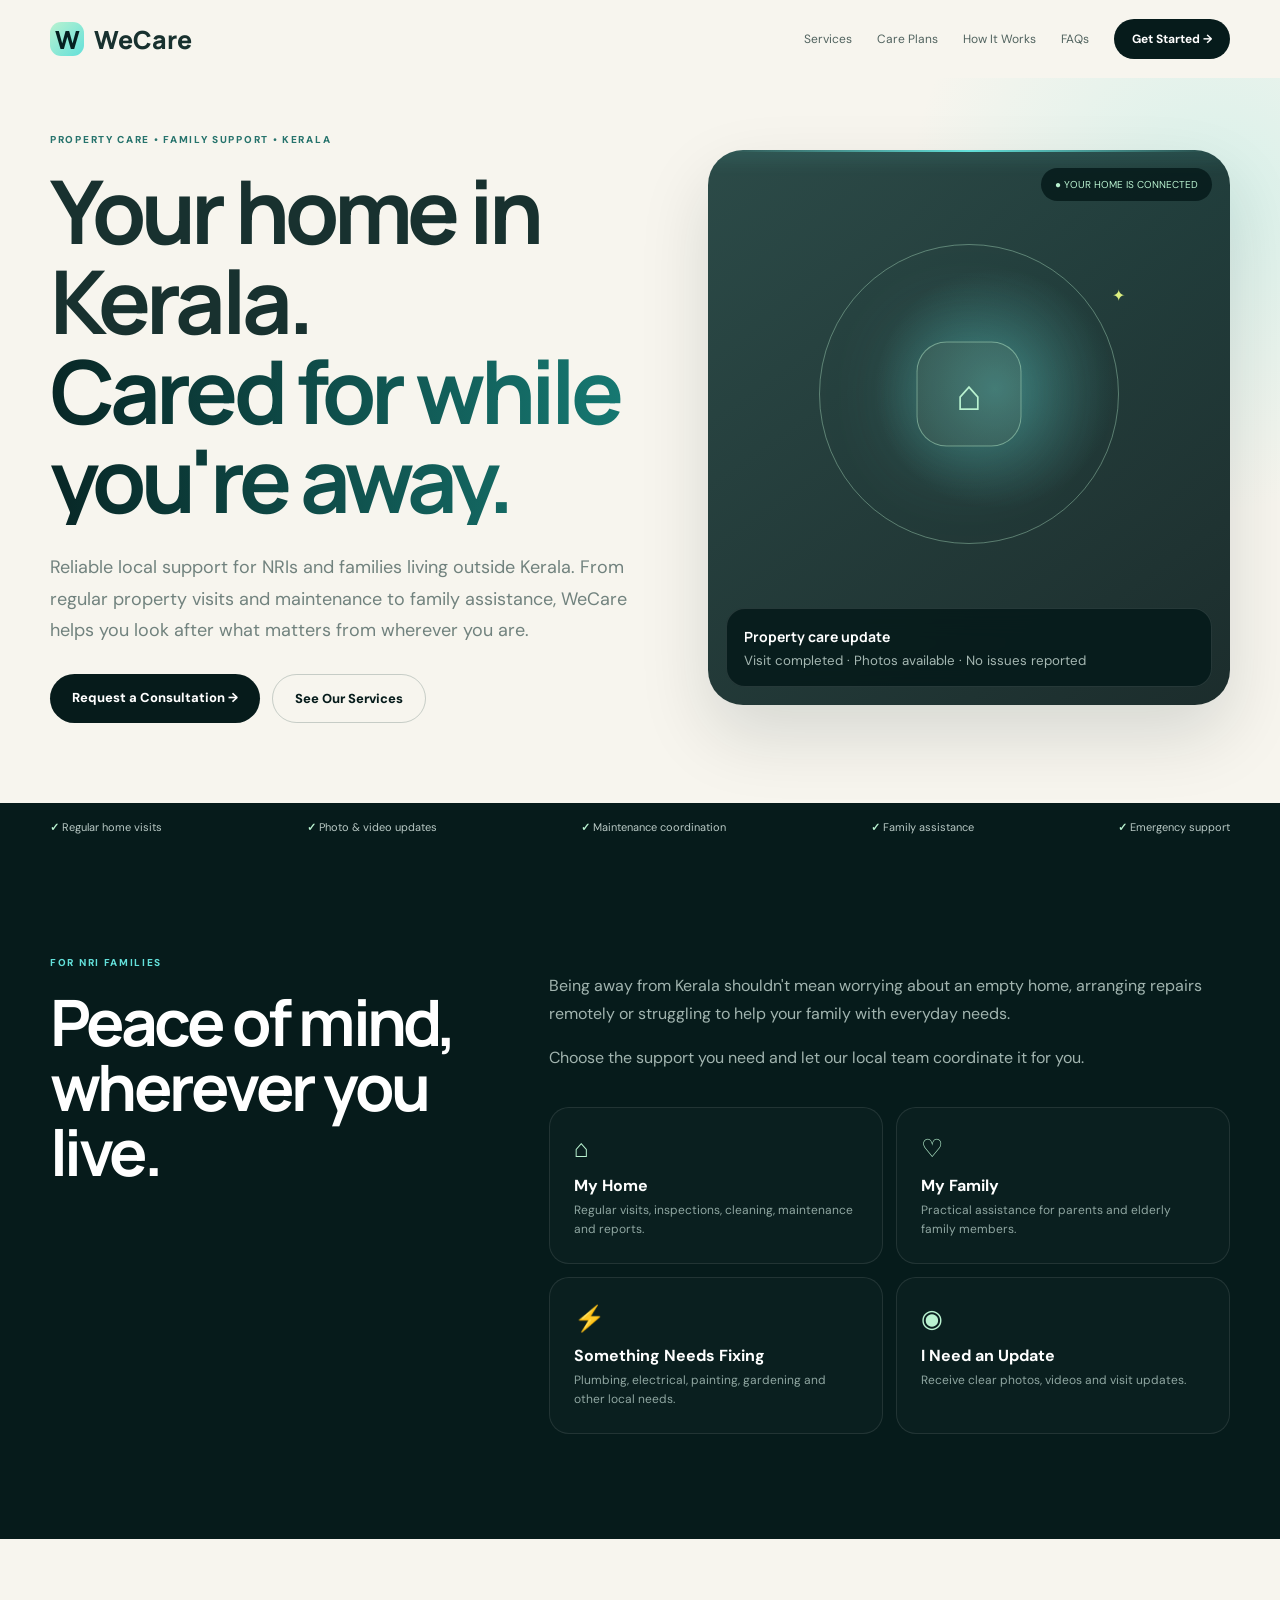
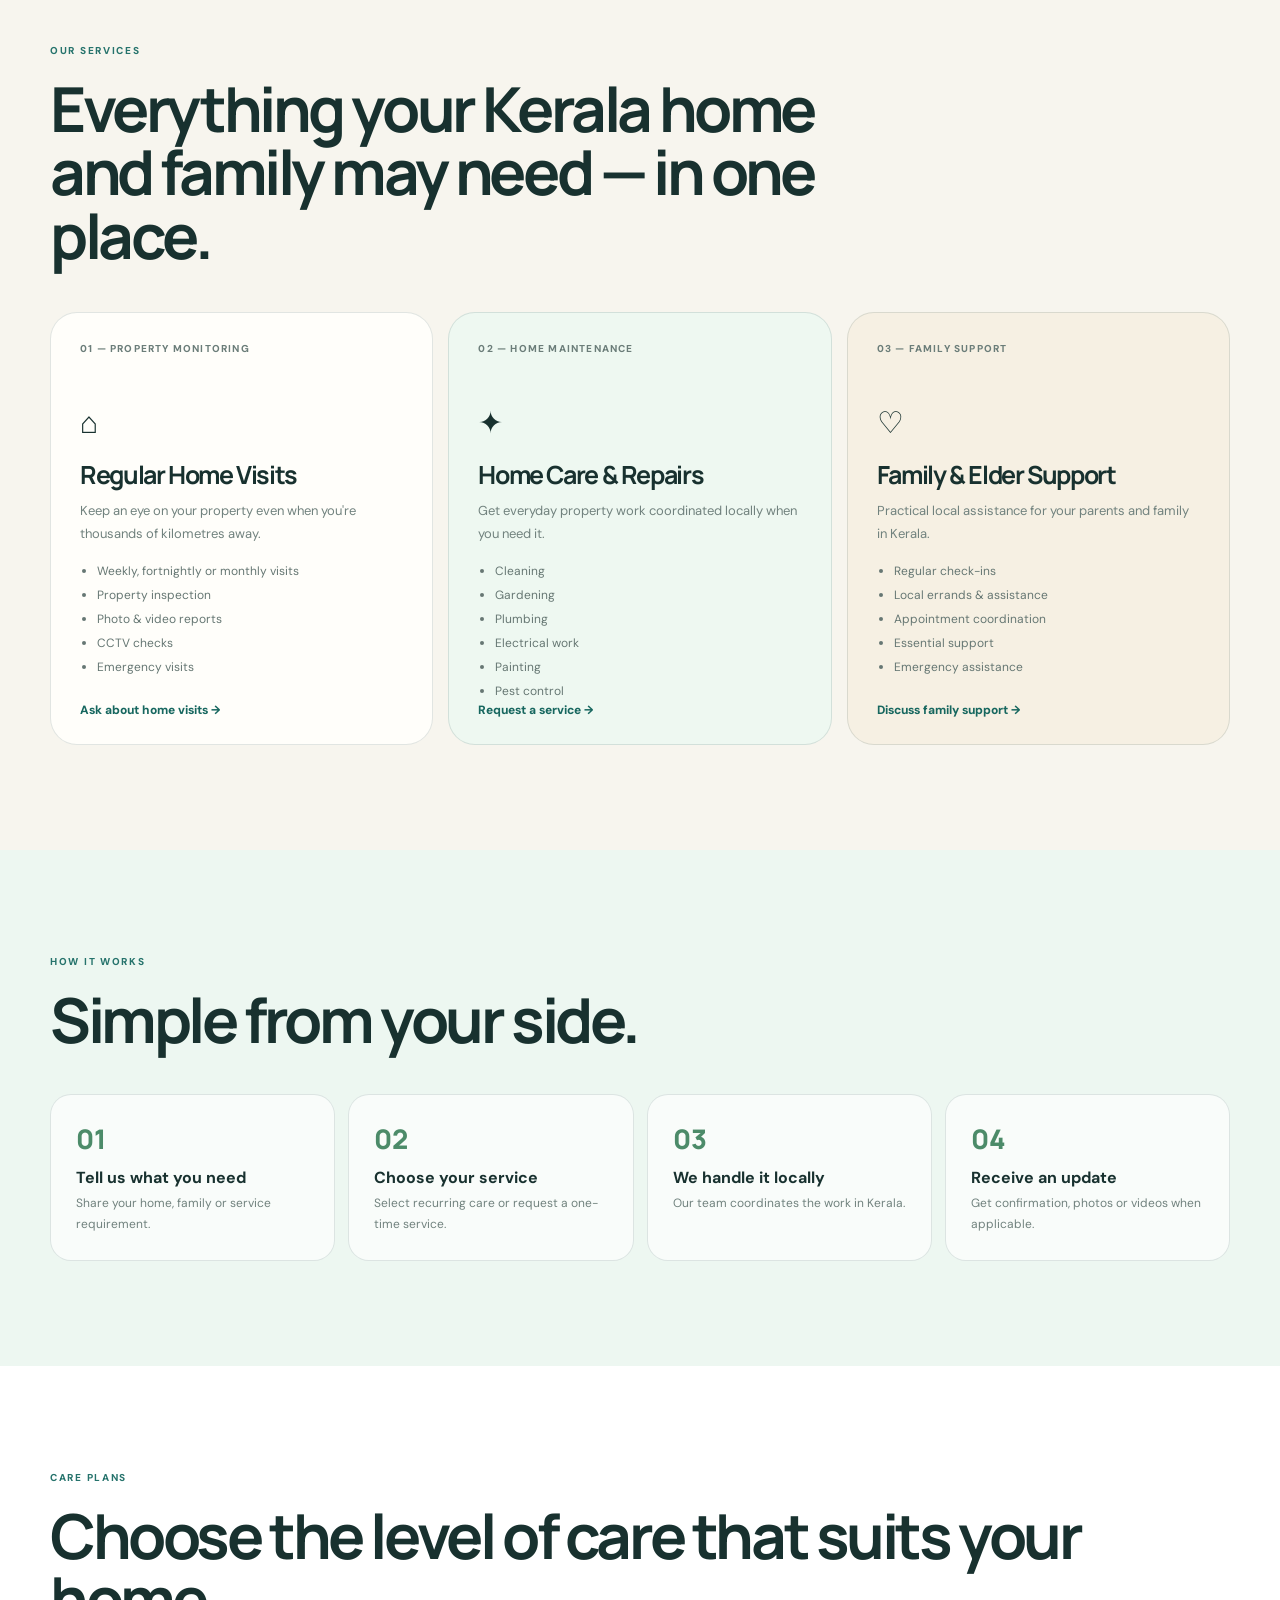
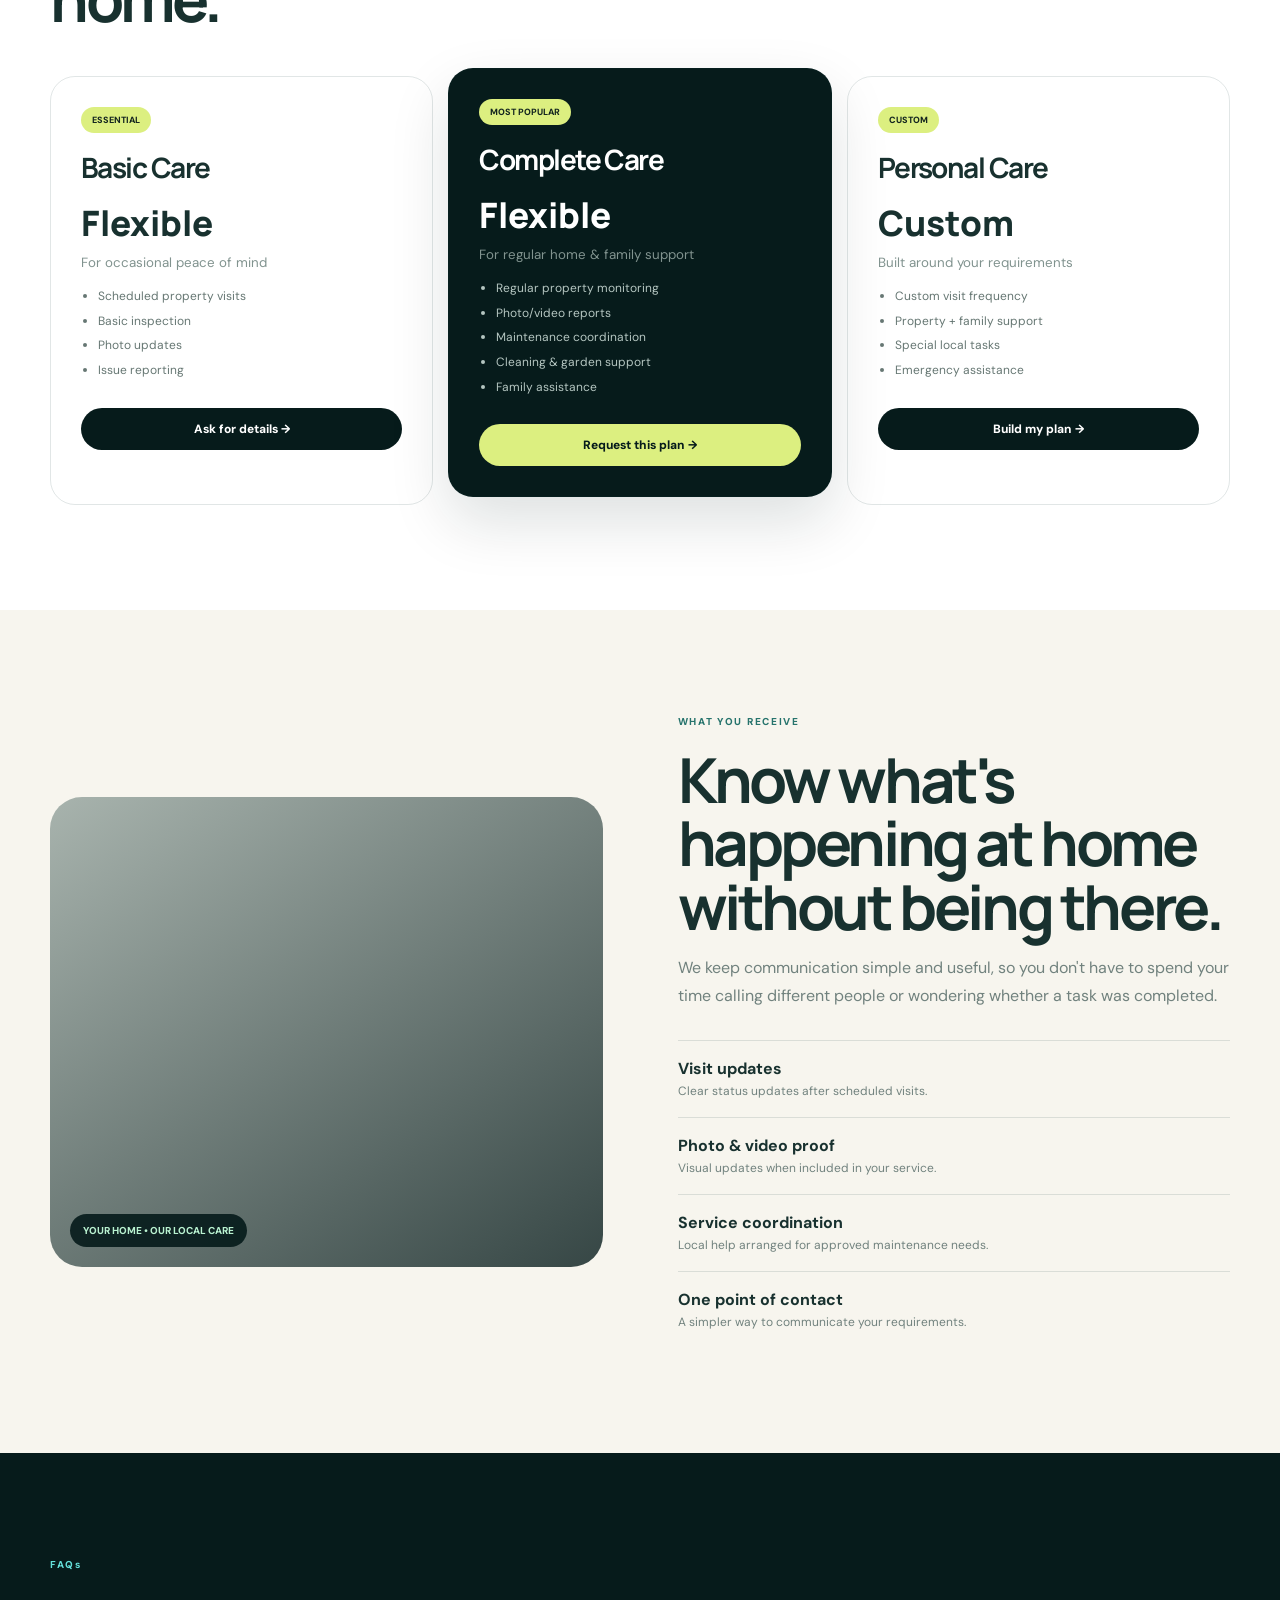
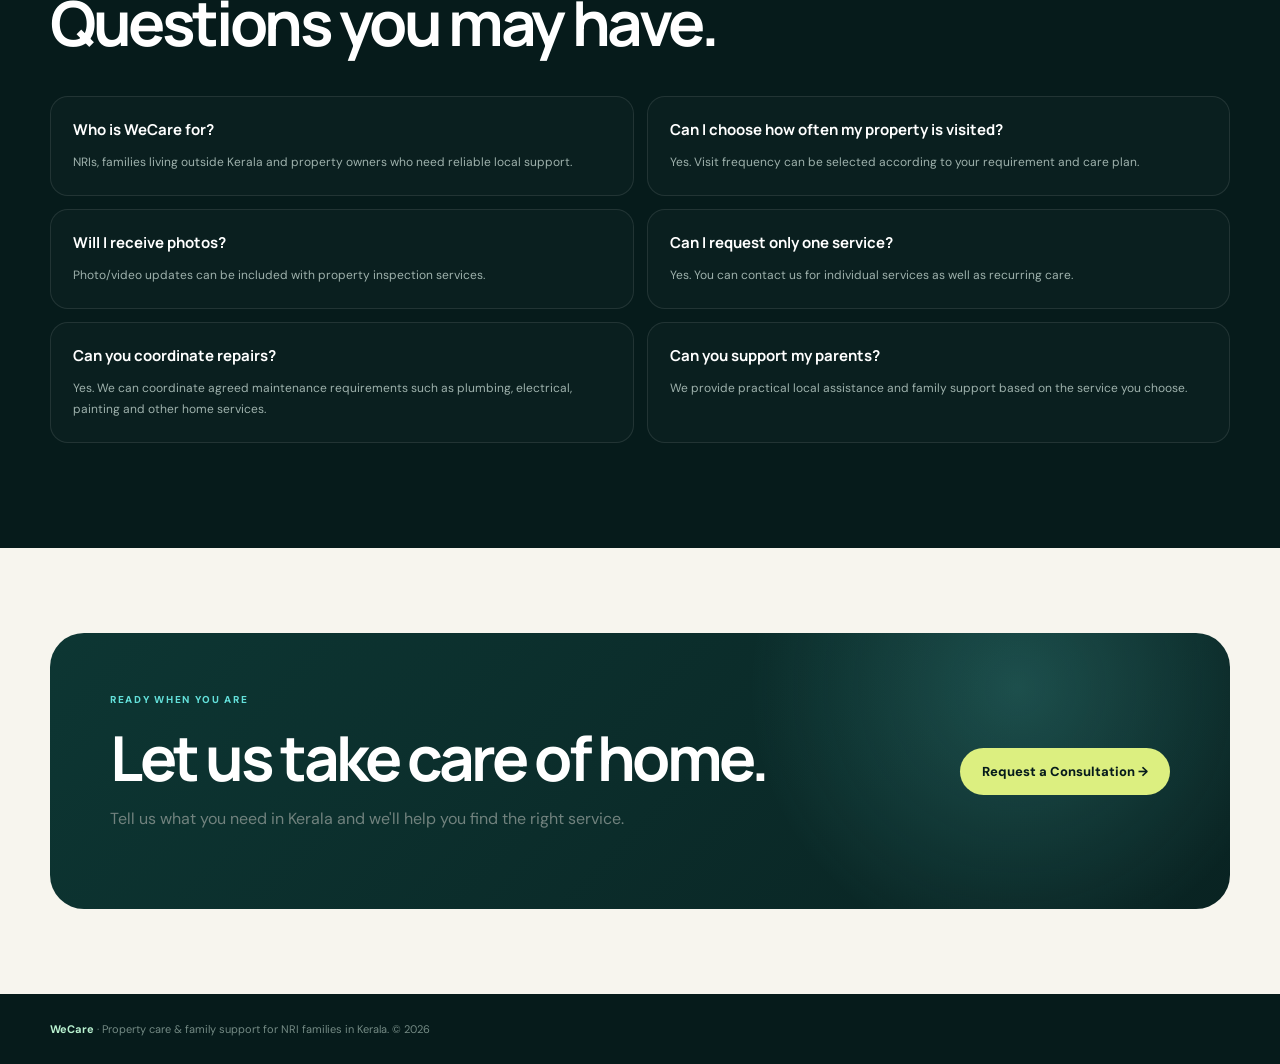
<file: customer-preview.html>
<!doctype html><html lang="en"><head><meta charset="utf-8"><meta name="viewport" content="width=device-width,initial-scale=1"><title>WeCare — Your Home. Our Care.</title><link rel="preconnect" href="https://fonts.googleapis.com"><link href="https://fonts.googleapis.com/css2?family=DM+Sans:wght@400;500;600;700&family=Manrope:wght@600;700;800&display=swap" rel="stylesheet"><style>:root{--dark:#061b1b;--dark2:#0b2928;--cream:#f7f5ee;--mint:#b9f2d0;--aqua:#63e0da;--lime:#dcef80;--text:#18312f;--muted:#71827e;--line:#173b3820}*{box-sizing:border-box}html{scroll-behavior:smooth}body{margin:0;background:var(--cream);color:var(--text);font-family:'DM Sans',sans-serif}h1,h2,h3{font-family:Manrope;line-height:1.02;letter-spacing:-.055em;margin:0}p{line-height:1.75;color:var(--muted)}a{text-decoration:none}.wrap{width:min(1180px,calc(100% - 36px));margin:auto}.nav{height:78px;display:flex;align-items:center;justify-content:space-between}.brand{font:800 25px Manrope;display:flex;align-items:center;gap:10px}.mark{width:34px;height:34px;border-radius:11px;background:linear-gradient(135deg,var(--mint),var(--aqua));display:grid;place-items:center;color:#062020}.links{display:flex;gap:25px;align-items:center;font-size:12px}.links a{color:#51635f}.cta{background:var(--dark);color:#fff!important;padding:12px 18px;border-radius:25px;font-weight:700}.hero{background:var(--cream);padding:55px 0 80px;position:relative;overflow:hidden}.hero:after{content:'';position:absolute;width:650px;height:650px;border-radius:50%;right:-260px;top:-200px;background:radial-gradient(circle,#63e0da35,transparent 67%);animation:float 10s ease-in-out infinite}@keyframes float{50%{transform:translate(-60px,80px)}}.heroGrid{position:relative;z-index:2;display:grid;grid-template-columns:1fr .88fr;gap:65px;align-items:center}.eyebrow{font-size:10px;letter-spacing:.17em;font-weight:800;color:#26736c;margin-bottom:20px}.hero h1{font-size:clamp(56px,7vw,88px)}.hero h1 em{font-style:normal;display:block;background:linear-gradient(90deg,#082726,#177b74,#638b27);-webkit-background-clip:text;color:transparent;background-size:200%;animation:shine 5s infinite}@keyframes shine{50%{background-position:100%}}.hero p{font-size:18px;max-width:650px;margin:27px 0}.buttons{display:flex;gap:12px;flex-wrap:wrap}.btn{padding:15px 22px;border-radius:27px;font-size:13px;font-weight:800}.dark{background:var(--dark);color:#fff}.outline{border:1px solid #173b3838;color:var(--dark)}.visual{height:555px;border-radius:35px;background:linear-gradient(145deg,#082d2bd9,#061919e8),url('https://images.unsplash.com/photo-1600585154340-be6161a56a0c?auto=format&fit=crop&w=1400&q=90') center/cover;position:relative;overflow:hidden;box-shadow:0 30px 70px #061b1b22}.visual:before{content:'';position:absolute;inset:0;background:radial-gradient(circle at 55% 43%,#63e0da50,transparent 28%)}.scan{position:absolute;left:0;right:0;height:2px;background:linear-gradient(90deg,transparent,var(--aqua),transparent);box-shadow:0 0 20px var(--aqua);animation:scan 5s linear infinite}@keyframes scan{from{top:0}to{top:100%}}.connected{position:absolute;right:18px;top:18px;background:#061b1bdd;color:var(--mint);padding:10px 14px;border-radius:22px;font-size:10px}.orbit{position:absolute;left:50%;top:44%;width:300px;height:300px;border:1px solid #b9f2d060;border-radius:50%;transform:translate(-50%,-50%)}.orbit:after{content:'✦';position:absolute;right:-7px;top:40px;color:var(--lime);animation:spin 6s linear infinite;transform-origin:-140px 110px}@keyframes spin{to{transform:rotate(360deg)}}.home{position:absolute;left:50%;top:44%;transform:translate(-50%,-50%);width:105px;height:105px;border-radius:30px;border:1px solid #b9f2d077;background:#b9f2d018;color:var(--mint);display:grid;place-items:center;font-size:43px;box-shadow:0 0 90px #63e0da55;animation:pulse 3s infinite}@keyframes pulse{50%{transform:translate(-50%,-50%) scale(1.07)}}.status{position:absolute;bottom:18px;left:18px;right:18px;background:#061b1be8;color:white;border:1px solid #ffffff20;border-radius:19px;padding:17px;backdrop-filter:blur(14px)}.status b{font:700 14px Manrope}.status small{display:block;color:#a5b7b2;margin-top:5px}.strip{background:var(--dark);color:#b9c9c5;padding:17px 0}.stripGrid{display:flex;justify-content:space-between;gap:20px;flex-wrap:wrap;font-size:11px}.strip b{color:var(--mint)}.section{padding:105px 0}.darkSection{background:var(--dark);color:white}.intro{display:grid;grid-template-columns:.75fr 1.25fr;gap:90px}.darkSection h2{font-size:clamp(42px,5vw,64px)}.darkSection p{color:#a1b4af}.cards{display:grid;grid-template-columns:repeat(2,1fr);gap:13px;margin-top:35px}.card{padding:24px;border:1px solid #ffffff18;border-radius:20px;background:#ffffff05}.card i{font-style:normal;font-size:25px;color:var(--mint)}.card strong{display:block;margin-top:10px}.card span{display:block;font-size:12px;color:#8fa6a1;line-height:1.6;margin-top:5px}.services h2{font-size:clamp(42px,5vw,62px);max-width:800px}.serviceGrid{display:grid;grid-template-columns:repeat(3,1fr);gap:15px;margin-top:45px}.service{min-height:390px;padding:29px;border-radius:27px;border:1px solid var(--line);background:#fffefa;position:relative;transition:.3s}.service:hover{transform:translateY(-7px);box-shadow:0 25px 60px #061b1b15}.service:nth-child(2){background:#eef8f1}.service:nth-child(3){background:#f6f0e3}.num{font-size:10px;letter-spacing:.12em;font-weight:800;color:#6b7d79}.icon{font-size:30px;margin:48px 0 20px}.service h3{font-size:25px}.service p{font-size:13px}.service ul{padding-left:17px;color:#667773;font-size:12px;line-height:2}.service a{position:absolute;bottom:26px;color:#17675f;font-size:12px;font-weight:800}.how{background:#edf7f1}.how h2{font-size:clamp(42px,5vw,62px)}.steps{display:grid;grid-template-columns:repeat(4,1fr);gap:13px;margin-top:43px}.step{padding:25px;border:1px solid var(--line);border-radius:21px;background:#ffffffaa}.step b{font:800 27px Manrope;color:#4c8b69}.step strong{display:block;margin:10px 0 5px}.step p{font-size:12px;margin:0}.plans{background:#fff}.planGrid{display:grid;grid-template-columns:repeat(3,1fr);gap:15px;margin-top:45px}.plan{padding:30px;border:1px solid var(--line);border-radius:25px;position:relative}.plan.featured{background:var(--dark);color:#fff;transform:translateY(-8px);box-shadow:0 25px 60px #061b1b22}.plan .tag{display:inline-block;background:var(--lime);color:#14251f;border-radius:20px;padding:7px 11px;font-size:9px;font-weight:800;margin-bottom:20px}.plan h3{font-size:28px}.price{font:800 35px Manrope;margin:18px 0 4px}.plan small{color:#81938f}.plan ul{padding-left:17px;font-size:12px;line-height:2.05;color:#667773}.featured ul{color:#b5c6c1}.plan .select{display:block;margin-top:25px;text-align:center;padding:13px;border-radius:23px;background:var(--dark);color:#fff;font-size:12px;font-weight:800}.featured .select{background:var(--lime);color:#061b1b}.reassure{background:var(--cream)}.reGrid{display:grid;grid-template-columns:1fr 1fr;gap:75px;align-items:center}.reGrid h2{font-size:clamp(42px,5vw,62px)}.photo{height:470px;border-radius:32px;background:linear-gradient(145deg,#0a302c55,#061b1bcc),url('https://images.unsplash.com/photo-1600607687920-4e2a09cf159d?auto=format&fit=crop&w=1300&q=90') center/cover;position:relative}.photo:after{content:'YOUR HOME • OUR LOCAL CARE';position:absolute;bottom:20px;left:20px;background:#061b1be8;color:var(--mint);padding:10px 13px;border-radius:20px;font-size:10px;font-weight:800}.points{margin-top:30px}.point{padding:17px 0;border-top:1px solid var(--line)}.point strong{display:block}.point span{font-size:12px;color:#71827e}.faq{background:var(--dark);color:white}.faq h2{font-size:clamp(42px,5vw,62px)}.faqGrid{display:grid;grid-template-columns:1fr 1fr;gap:13px;margin-top:42px}.faqItem{padding:22px;border:1px solid #ffffff18;border-radius:18px;background:#ffffff05}.faqItem strong{font:700 15px Manrope}.faqItem p{font-size:12px;color:#9eb1ac;margin-bottom:0}.contact{padding:85px 0;background:var(--cream)}.contactBox{padding:60px;border-radius:34px;background:radial-gradient(circle at 82% 20%,#63e0da35,transparent 27%),linear-gradient(135deg,#0d3633,#092322);color:white;display:flex;justify-content:space-between;align-items:center;gap:40px}.contactBox h2{font-size:clamp(42px,5vw,62px);max-width:700px}.contactBox p{max-width:650px}.contactBtn{background:var(--lime);color:#061b1b}.footer{background:var(--dark);color:#748a84;padding:28px 0;font-size:11px}.footer b{color:var(--mint)}@media(max-width:900px){.heroGrid,.intro,.reGrid{grid-template-columns:1fr}.visual{height:450px}.serviceGrid,.planGrid{grid-template-columns:1fr}.steps{grid-template-columns:repeat(2,1fr)}.links a:not(.cta){display:none}.contactBox{display:block;padding:42px 28px}}@media(max-width:600px){.wrap{width:calc(100% - 30px)}.hero{padding:40px 0 60px}.hero h1{font-size:50px}.visual{height:390px;border-radius:25px}.orbit{width:235px;height:235px}.home{width:82px;height:82px}.section{padding:75px 0}.cards,.steps,.faqGrid{grid-template-columns:1fr}.plan.featured{transform:none}.photo{height:360px}.stripGrid{font-size:10px}}
</style></head><body><header><div class="wrap nav"><div class="brand"><span class="mark">W</span>WeCare</div><nav class="links"><a href="#services">Services</a><a href="#plans">Care Plans</a><a href="#how">How It Works</a><a href="#faq">FAQs</a><a href="#contact" class="cta">Get Started →</a></nav></div></header><main><section class="hero"><div class="wrap heroGrid"><div><div class="eyebrow">PROPERTY CARE • FAMILY SUPPORT • KERALA</div><h1>Your home in Kerala.<em>Cared for while you're away.</em></h1><p>Reliable local support for NRIs and families living outside Kerala. From regular property visits and maintenance to family assistance, WeCare helps you look after what matters from wherever you are.</p><div class="buttons"><a class="btn dark" href="#contact">Request a Consultation →</a><a class="btn outline" href="#services">See Our Services</a></div></div><div class="visual"><div class="scan"></div><div class="connected">● YOUR HOME IS CONNECTED</div><div class="orbit"></div><div class="home">⌂</div><div class="status"><b>Property care update</b><small>Visit completed · Photos available · No issues reported</small></div></div></div></section><section class="strip"><div class="wrap stripGrid"><span><b>✓</b> Regular home visits</span><span><b>✓</b> Photo & video updates</span><span><b>✓</b> Maintenance coordination</span><span><b>✓</b> Family assistance</span><span><b>✓</b> Emergency support</span></div></section><section class="section darkSection"><div class="wrap intro"><div><div class="eyebrow" style="color:var(--aqua)">FOR NRI FAMILIES</div><h2>Peace of mind, wherever you live.</h2></div><div><p>Being away from Kerala shouldn't mean worrying about an empty home, arranging repairs remotely or struggling to help your family with everyday needs.</p><p>Choose the support you need and let our local team coordinate it for you.</p><div class="cards"><div class="card"><i>⌂</i><strong>My Home</strong><span>Regular visits, inspections, cleaning, maintenance and reports.</span></div><div class="card"><i>♡</i><strong>My Family</strong><span>Practical assistance for parents and elderly family members.</span></div><div class="card"><i>⚡</i><strong>Something Needs Fixing</strong><span>Plumbing, electrical, painting, gardening and other local needs.</span></div><div class="card"><i>◉</i><strong>I Need an Update</strong><span>Receive clear photos, videos and visit updates.</span></div></div></div></div></section><section id="services" class="section services"><div class="wrap"><div class="eyebrow">OUR SERVICES</div><h2>Everything your Kerala home and family may need — in one place.</h2><div class="serviceGrid"><article class="service"><div class="num">01 — PROPERTY MONITORING</div><div class="icon">⌂</div><h3>Regular Home Visits</h3><p>Keep an eye on your property even when you're thousands of kilometres away.</p><ul><li>Weekly, fortnightly or monthly visits</li><li>Property inspection</li><li>Photo & video reports</li><li>CCTV checks</li><li>Emergency visits</li></ul><a href="#contact">Ask about home visits →</a></article><article class="service"><div class="num">02 — HOME MAINTENANCE</div><div class="icon">✦</div><h3>Home Care & Repairs</h3><p>Get everyday property work coordinated locally when you need it.</p><ul><li>Cleaning</li><li>Gardening</li><li>Plumbing</li><li>Electrical work</li><li>Painting</li><li>Pest control</li></ul><a href="#contact">Request a service →</a></article><article class="service"><div class="num">03 — FAMILY SUPPORT</div><div class="icon">♡</div><h3>Family & Elder Support</h3><p>Practical local assistance for your parents and family in Kerala.</p><ul><li>Regular check-ins</li><li>Local errands & assistance</li><li>Appointment coordination</li><li>Essential support</li><li>Emergency assistance</li></ul><a href="#contact">Discuss family support →</a></article></div></div></section><section id="how" class="section how"><div class="wrap"><div class="eyebrow">HOW IT WORKS</div><h2>Simple from your side.</h2><div class="steps"><div class="step"><b>01</b><strong>Tell us what you need</strong><p>Share your home, family or service requirement.</p></div><div class="step"><b>02</b><strong>Choose your service</strong><p>Select recurring care or request a one-time service.</p></div><div class="step"><b>03</b><strong>We handle it locally</strong><p>Our team coordinates the work in Kerala.</p></div><div class="step"><b>04</b><strong>Receive an update</strong><p>Get confirmation, photos or videos when applicable.</p></div></div></div></section><section id="plans" class="section plans"><div class="wrap"><div class="eyebrow">CARE PLANS</div><h2 style="font-size:clamp(42px,5vw,62px)">Choose the level of care that suits your home.</h2><div class="planGrid"><article class="plan"><span class="tag">ESSENTIAL</span><h3>Basic Care</h3><div class="price">Flexible</div><small>For occasional peace of mind</small><ul><li>Scheduled property visits</li><li>Basic inspection</li><li>Photo updates</li><li>Issue reporting</li></ul><a class="select" href="#contact">Ask for details →</a></article><article class="plan featured"><span class="tag">MOST POPULAR</span><h3>Complete Care</h3><div class="price">Flexible</div><small>For regular home & family support</small><ul><li>Regular property monitoring</li><li>Photo/video reports</li><li>Maintenance coordination</li><li>Cleaning & garden support</li><li>Family assistance</li></ul><a class="select" href="#contact">Request this plan →</a></article><article class="plan"><span class="tag">CUSTOM</span><h3>Personal Care</h3><div class="price">Custom</div><small>Built around your requirements</small><ul><li>Custom visit frequency</li><li>Property + family support</li><li>Special local tasks</li><li>Emergency assistance</li></ul><a class="select" href="#contact">Build my plan →</a></article></div></div></section><section class="section reassure"><div class="wrap reGrid"><div class="photo"></div><div><div class="eyebrow">WHAT YOU RECEIVE</div><h2>Know what's happening at home without being there.</h2><p>We keep communication simple and useful, so you don't have to spend your time calling different people or wondering whether a task was completed.</p><div class="points"><div class="point"><strong>Visit updates</strong><span>Clear status updates after scheduled visits.</span></div><div class="point"><strong>Photo & video proof</strong><span>Visual updates when included in your service.</span></div><div class="point"><strong>Service coordination</strong><span>Local help arranged for approved maintenance needs.</span></div><div class="point"><strong>One point of contact</strong><span>A simpler way to communicate your requirements.</span></div></div></div></div></section><section id="faq" class="section faq"><div class="wrap"><div class="eyebrow" style="color:var(--aqua)">FAQs</div><h2>Questions you may have.</h2><div class="faqGrid"><div class="faqItem"><strong>Who is WeCare for?</strong><p>NRIs, families living outside Kerala and property owners who need reliable local support.</p></div><div class="faqItem"><strong>Can I choose how often my property is visited?</strong><p>Yes. Visit frequency can be selected according to your requirement and care plan.</p></div><div class="faqItem"><strong>Will I receive photos?</strong><p>Photo/video updates can be included with property inspection services.</p></div><div class="faqItem"><strong>Can I request only one service?</strong><p>Yes. You can contact us for individual services as well as recurring care.</p></div><div class="faqItem"><strong>Can you coordinate repairs?</strong><p>Yes. We can coordinate agreed maintenance requirements such as plumbing, electrical, painting and other home services.</p></div><div class="faqItem"><strong>Can you support my parents?</strong><p>We provide practical local assistance and family support based on the service you choose.</p></div></div></div></section><section id="contact" class="contact"><div class="wrap"><div class="contactBox"><div><div class="eyebrow" style="color:var(--aqua)">READY WHEN YOU ARE</div><h2>Let us take care of home.</h2><p>Tell us what you need in Kerala and we'll help you find the right service.</p></div><a class="btn contactBtn" href="mailto:hello@wecarekerala.in">Request a Consultation →</a></div></div></section></main><footer class="footer"><div class="wrap"><b>WeCare</b> · Property care & family support for NRI families in Kerala. © 2026</div></footer></body></html>
</file>
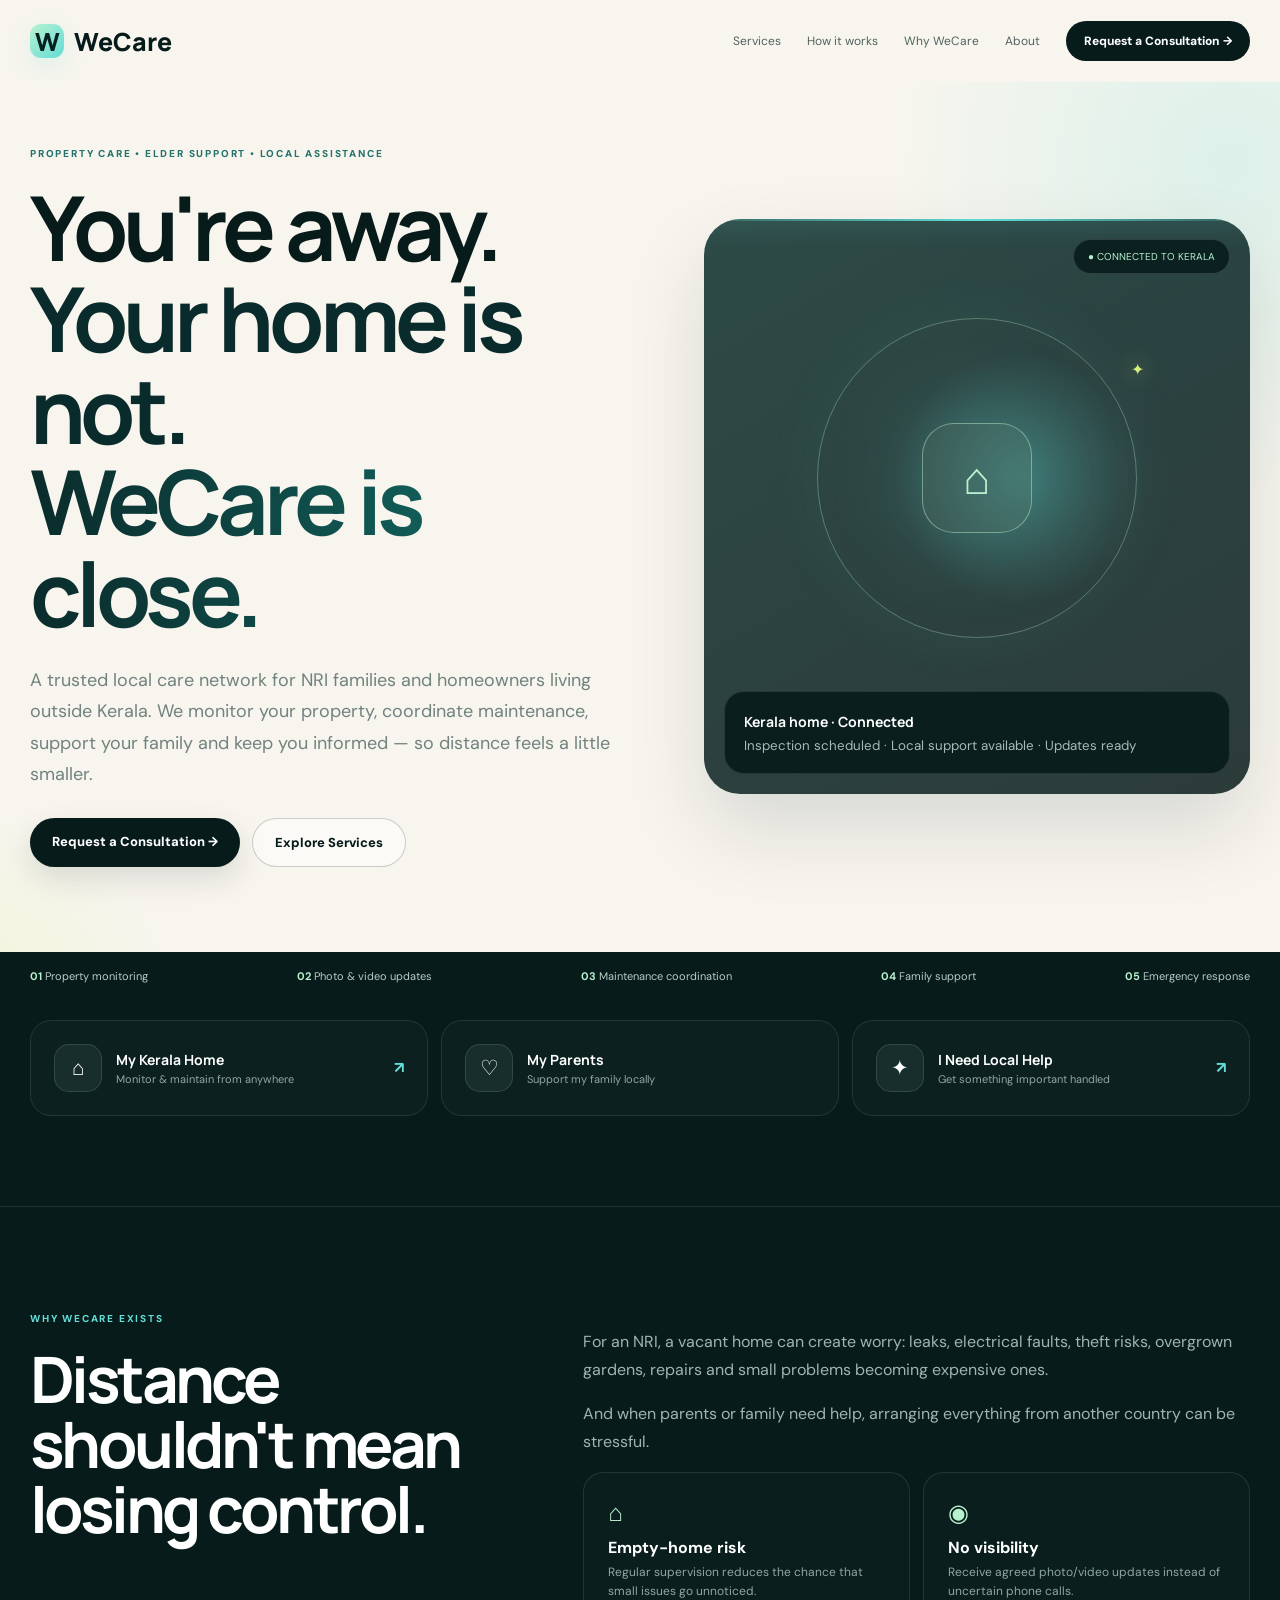
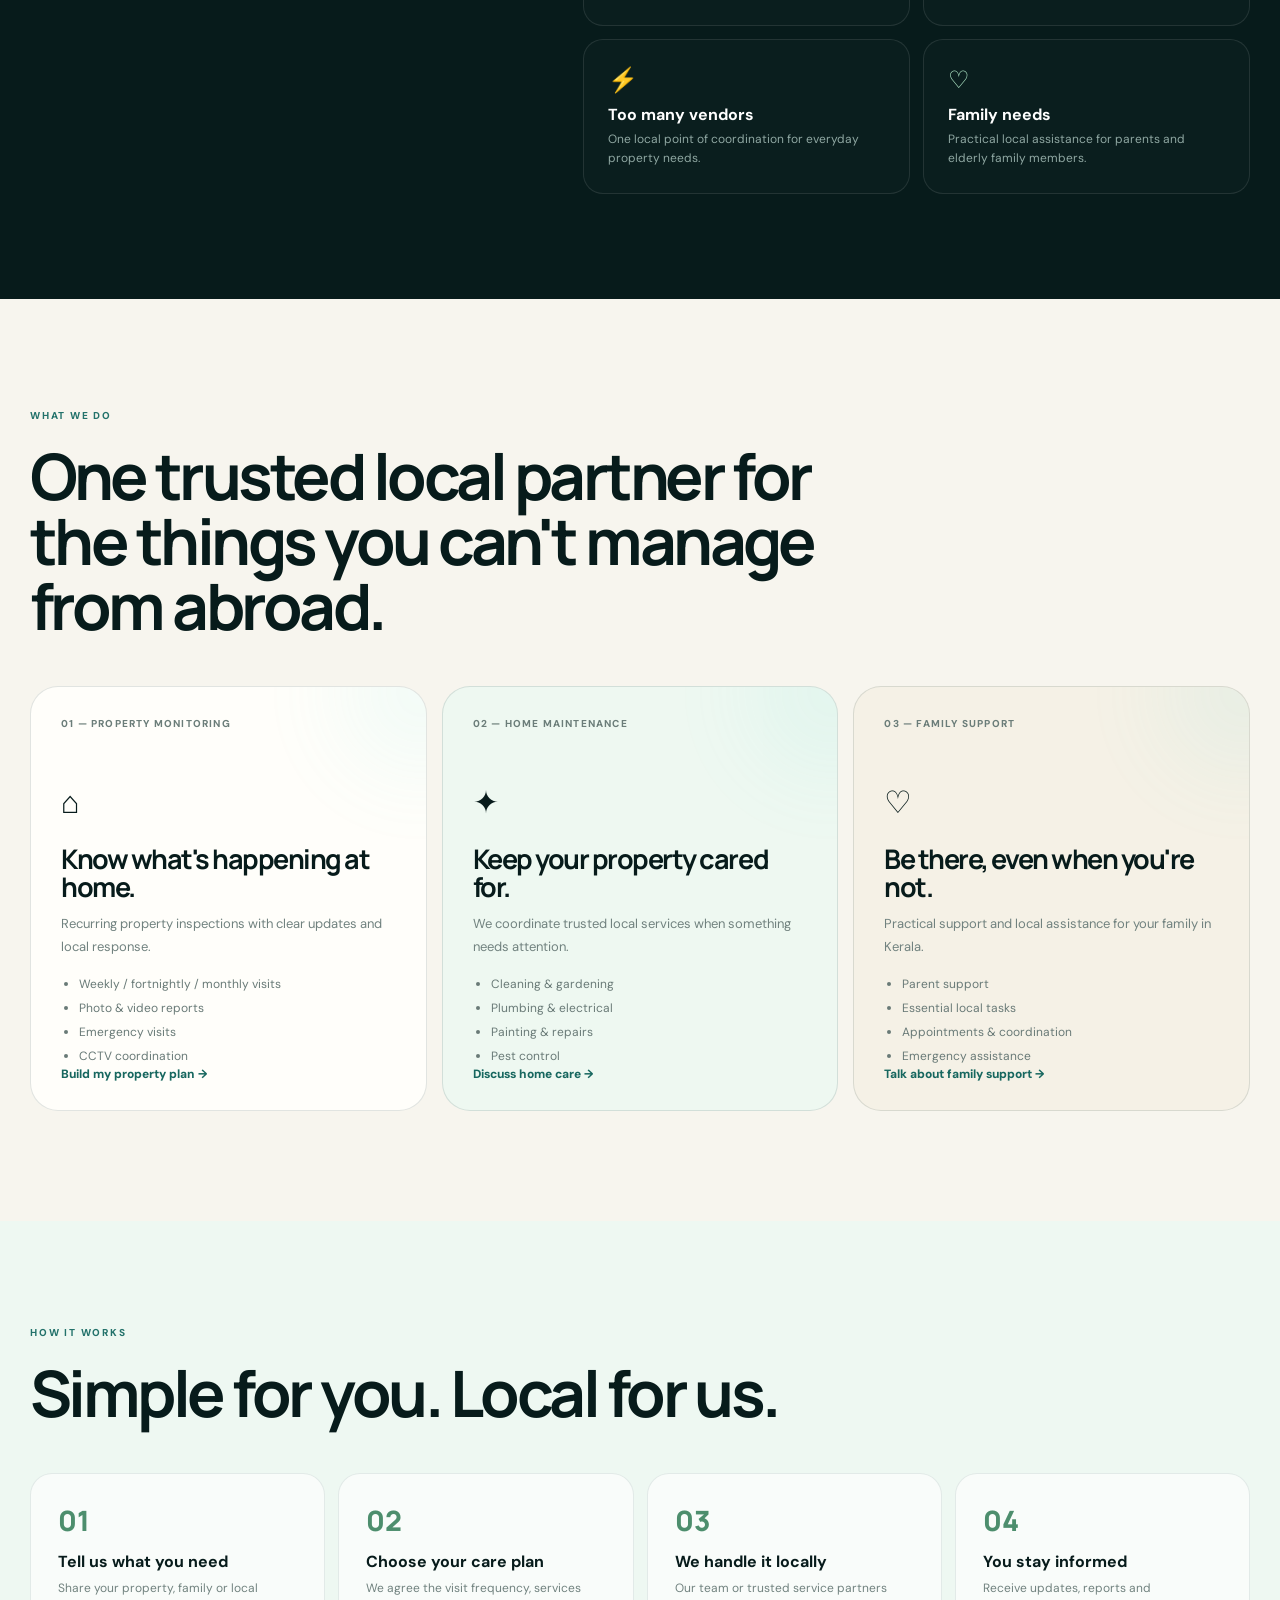
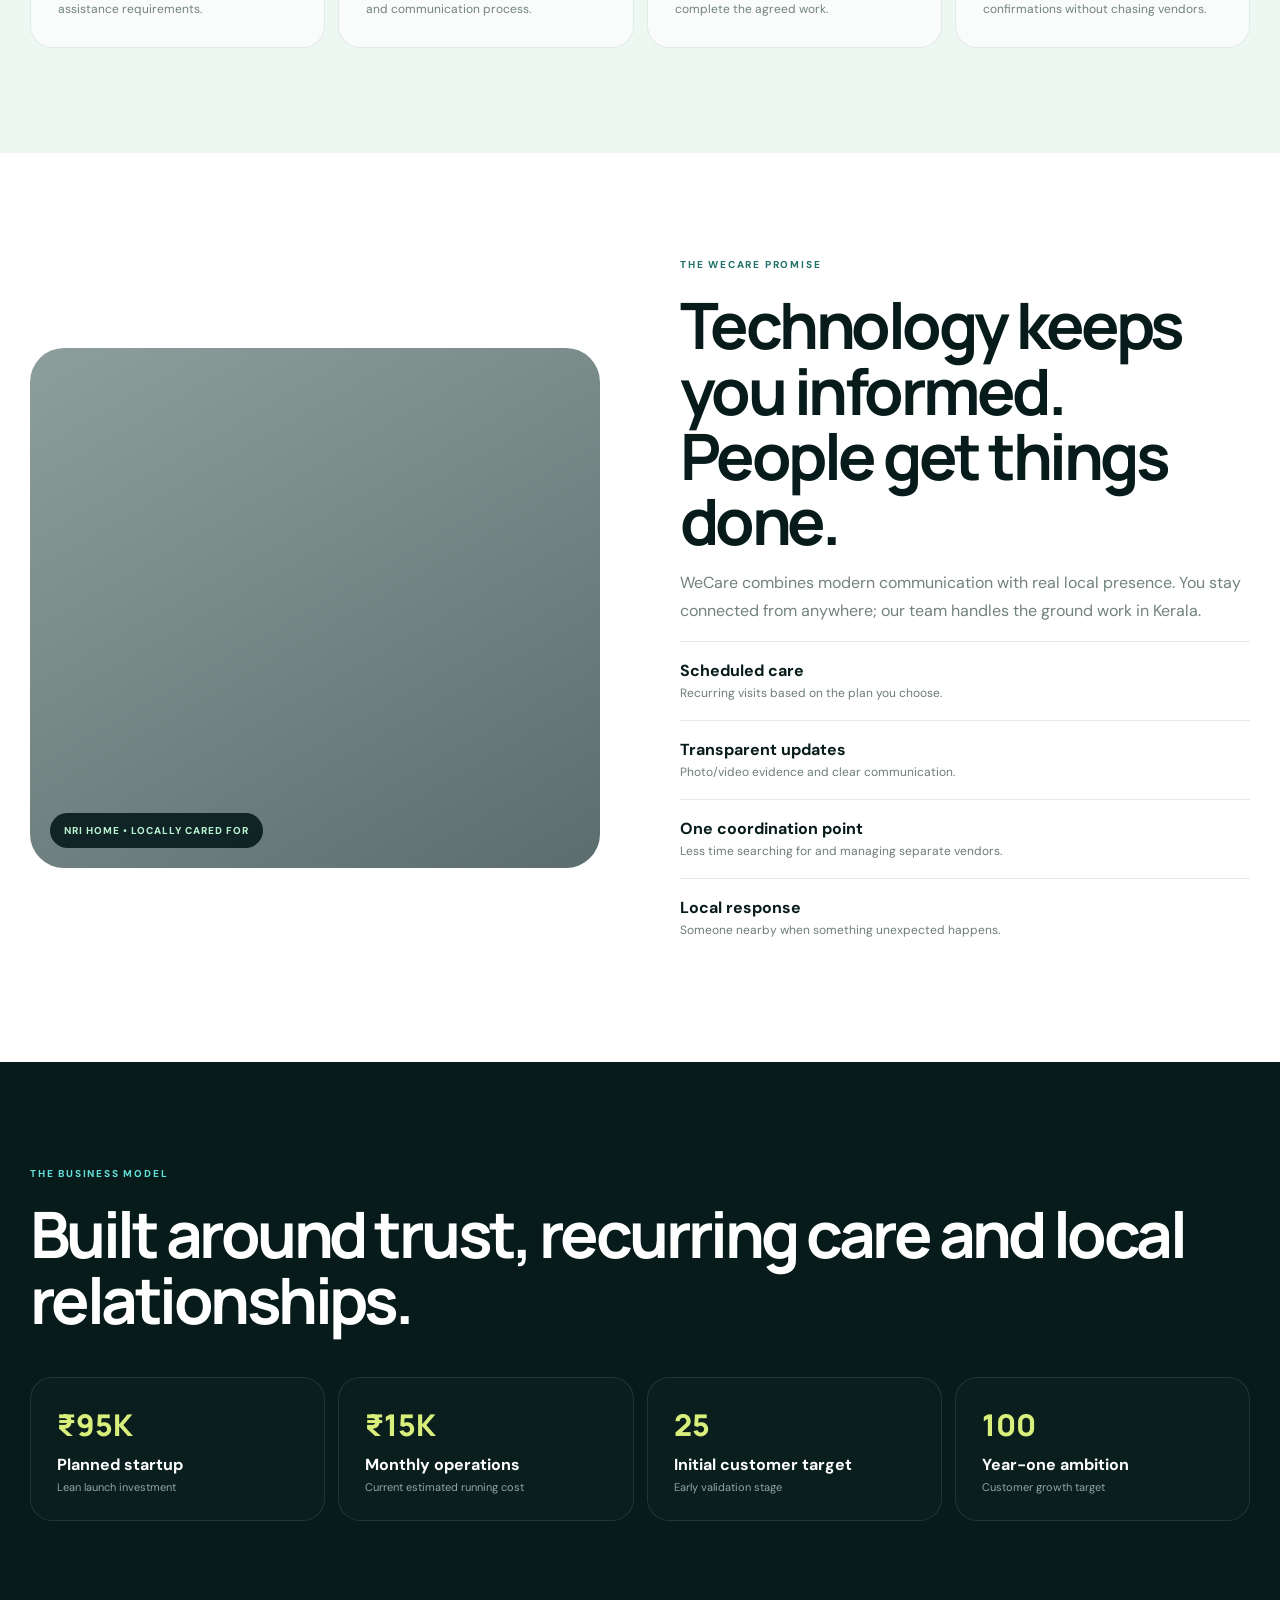
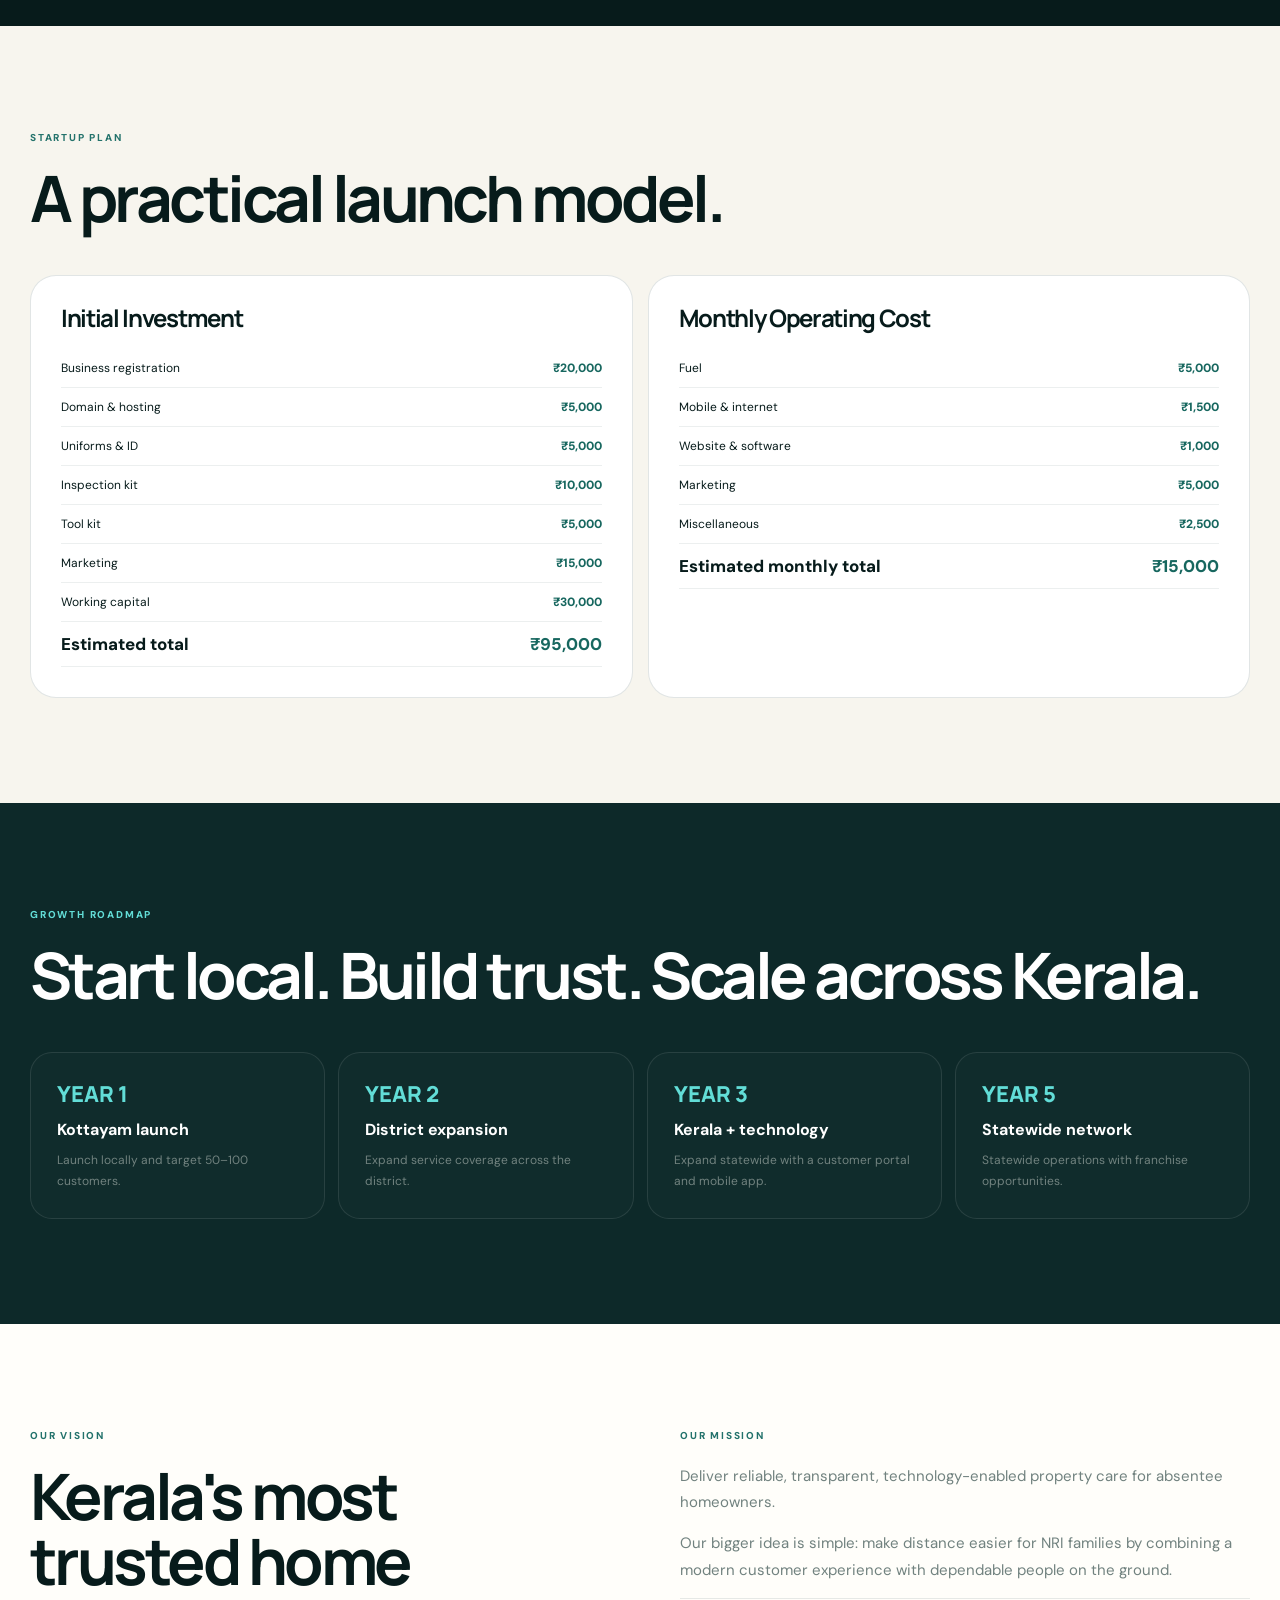
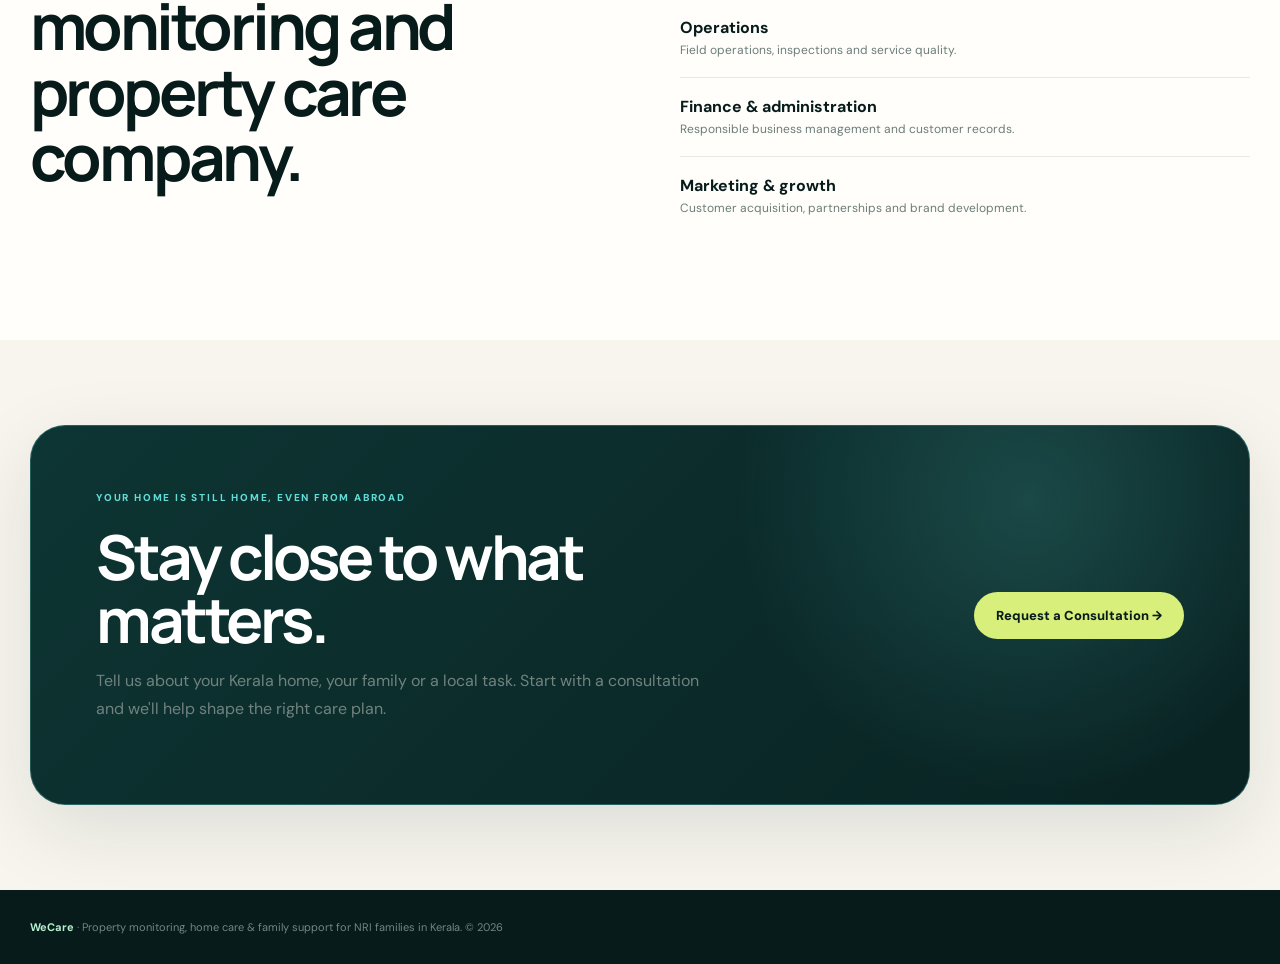
<file: preview-final.html>
<!doctype html><html lang="en"><head><meta charset="utf-8"><meta name="viewport" content="width=device-width,initial-scale=1"><meta name="description" content="WeCare — trusted property care and family support for NRI families in Kerala."><title>WeCare — You're Away. We're There.</title><link rel="preconnect" href="https://fonts.googleapis.com"><link rel="preconnect" href="https://fonts.gstatic.com" crossorigin><link href="https://fonts.googleapis.com/css2?family=DM+Sans:wght@400;500;600;700&family=Manrope:wght@600;700;800&display=swap" rel="stylesheet"><style>
:root{--ink:#071b1b;--ink2:#0d2929;--cream:#f7f5ee;--paper:#fffefa;--mint:#b8f1cf;--aqua:#62ddd7;--lime:#d9ef7b;--gold:#e8a85c;--muted:#71827f;--white:#f8fffc;--line:#12363520;--darkline:#ffffff19}*{box-sizing:border-box}html{scroll-behavior:smooth}body{margin:0;font-family:'DM Sans',sans-serif;color:var(--ink);background:var(--cream);overflow-x:hidden}h1,h2,h3{font-family:Manrope;margin:0;letter-spacing:-.055em;line-height:1.02}p{line-height:1.75;color:var(--muted)}a{text-decoration:none}.wrap{width:min(1220px,calc(100% - 44px));margin:auto}.nav{height:82px;display:flex;align-items:center;justify-content:space-between}.brand{font:800 25px Manrope;display:flex;align-items:center;gap:10px}.brandmark{width:34px;height:34px;border-radius:11px;background:linear-gradient(135deg,var(--mint),var(--aqua));display:grid;place-items:center;color:#06201f;font-weight:800;box-shadow:0 8px 25px #62ddd72b}.navlinks{display:flex;gap:26px;align-items:center;font-size:12px}.navlinks a{color:#52615f}.navbtn{padding:12px 18px;border-radius:24px;background:var(--ink);color:white!important;font-weight:800}.hero{position:relative;background:var(--cream);padding:65px 0 85px;overflow:hidden}.hero:before{content:'';position:absolute;width:700px;height:700px;border-radius:50%;right:-300px;top:-270px;background:radial-gradient(circle,#62ddd72e,transparent 68%);animation:drift 12s ease-in-out infinite}.hero:after{content:'';position:absolute;width:400px;height:400px;border-radius:50%;left:-220px;bottom:-250px;background:radial-gradient(circle,#d9ef7b2b,transparent 68%);animation:drift2 14s ease-in-out infinite}@keyframes drift{50%{transform:translate(-100px,90px)}}@keyframes drift2{50%{transform:translate(80px,-60px)}}.heroGrid{position:relative;z-index:2;display:grid;grid-template-columns:1.05fr .95fr;gap:70px;align-items:center}.eyebrow{font-size:10px;letter-spacing:.18em;font-weight:800;color:#23726b;margin-bottom:21px}.hero h1{font-size:clamp(58px,7vw,94px);max-width:760px}.hero h1 span{display:block;color:#0a2b2b}.hero h1 em{display:block;font-style:normal;background:linear-gradient(90deg,#0a2b2b,#177d76,#69901e);-webkit-background-clip:text;color:transparent;background-size:220%;animation:shine 5s infinite}@keyframes shine{50%{background-position:100%}}.hero p{font-size:18px;max-width:660px;margin:27px 0}.actions{display:flex;gap:12px;flex-wrap:wrap}.btn{padding:15px 22px;border-radius:27px;font-size:13px;font-weight:800}.btnDark{background:var(--ink);color:white;box-shadow:0 12px 30px #071b1b1f}.btnLight{border:1px solid #071b1b33;color:var(--ink);background:#ffffff77}.heroVisual{height:575px;border-radius:36px;position:relative;overflow:hidden;background:linear-gradient(150deg,#0a2c2ad9,#071a1bd9),url('https://images.unsplash.com/photo-1600585154340-be6161a56a0c?auto=format&fit=crop&w=1500&q=90') center/cover;box-shadow:0 35px 80px #071b1b20}.heroVisual:before{content:'';position:absolute;inset:0;background:radial-gradient(circle at 58% 45%,#62ddd74a,transparent 28%)}.scan{position:absolute;left:-10%;right:-10%;height:2px;background:linear-gradient(90deg,transparent,var(--aqua),transparent);box-shadow:0 0 22px var(--aqua);animation:scan 5s linear infinite;z-index:2}@keyframes scan{from{top:0}to{top:100%}}.pill{position:absolute;top:20px;right:20px;z-index:4;padding:10px 14px;border-radius:22px;background:#071b1bdc;color:var(--mint);border:1px solid #ffffff25;font-size:10px}.orbit{position:absolute;z-index:2;left:50%;top:45%;width:320px;height:320px;border:1px solid #b8f1cf55;border-radius:50%;transform:translate(-50%,-50%);box-shadow:0 0 60px #62ddd710}.orbit:before{content:'✦';position:absolute;right:-8px;top:40px;color:var(--lime);filter:drop-shadow(0 0 10px var(--lime));animation:orbit 6s linear infinite;transform-origin:-150px 120px}@keyframes orbit{to{transform:rotate(360deg)}}.home{position:absolute;z-index:3;left:50%;top:45%;transform:translate(-50%,-50%);width:110px;height:110px;border-radius:32px;display:grid;place-items:center;font-size:45px;color:var(--mint);background:#b8f1cf18;border:1px solid #b8f1cf77;backdrop-filter:blur(10px);box-shadow:0 0 90px #62ddd745;animation:pulse 3s ease-in-out infinite}@keyframes pulse{50%{transform:translate(-50%,-50%) scale(1.06);box-shadow:0 0 110px #62ddd760}}.status{position:absolute;z-index:4;left:20px;right:20px;bottom:20px;padding:19px;border-radius:20px;background:#071b1be5;border:1px solid #ffffff1d;color:white;backdrop-filter:blur(15px)}.status b{font:700 14px Manrope}.status small{display:block;color:#a8bab5;margin-top:5px}.trustbar{background:var(--ink);color:white;padding:17px 0}.trust{display:flex;justify-content:space-between;gap:20px;flex-wrap:wrap;font-size:11px;color:#b8cbc7}.trust b{color:var(--mint)}.quick{padding:20px 0 90px;background:var(--ink)}.quickGrid{display:grid;grid-template-columns:repeat(3,1fr);gap:13px}.q{padding:23px;border:1px solid var(--darkline);border-radius:21px;background:#ffffff06;color:white;display:flex;align-items:center;gap:14px;transition:.3s}.q:hover{transform:translateY(-6px);background:#ffffff0b;border-color:#62ddd755}.qicon{width:48px;height:48px;border-radius:15px;display:grid;place-items:center;background:#b8f1cf12;border:1px solid #b8f1cf25;font-size:21px}.q strong{display:block;font:700 14px Manrope}.q small{display:block;color:#8fa7a2;font-size:11px;margin-top:3px}.q b{margin-left:auto;color:var(--aqua)}.sectionDark{background:var(--ink);color:white;padding:105px 0;border-top:1px solid var(--darkline)}.two{display:grid;grid-template-columns:.82fr 1.18fr;gap:90px}.sectionDark h2{font-size:clamp(44px,5vw,68px)}.sectionDark p{color:#a2b4b0}.problemList{display:grid;grid-template-columns:repeat(2,1fr);gap:13px}.problem{padding:24px;border:1px solid var(--darkline);border-radius:20px;background:#ffffff04}.problem i{font-style:normal;color:var(--mint);font-size:24px}.problem strong{display:block;margin-top:9px}.problem span{display:block;color:#8fa7a2;font-size:12px;margin-top:5px;line-height:1.6}.services{padding:110px 0;background:var(--cream)}.services h2{font-size:clamp(44px,5vw,64px);max-width:800px}.serviceGrid{display:grid;grid-template-columns:repeat(3,1fr);gap:15px;margin-top:48px}.service{min-height:420px;border-radius:28px;padding:30px;background:var(--paper);border:1px solid var(--line);position:relative;transition:.3s;overflow:hidden}.service:before{content:'';position:absolute;width:170px;height:170px;border-radius:50%;right:-80px;top:-80px;background:var(--aqua);filter:blur(45px);opacity:.08}.service:hover{transform:translateY(-8px);box-shadow:0 25px 55px #071b1b14}.service:nth-child(2){background:#eef8f1}.service:nth-child(3){background:#f5f1e6}.number{font-size:10px;letter-spacing:.12em;font-weight:800;color:#6b7d79}.service .icon{font-size:31px;margin:52px 0 22px}.service h3{font-size:27px}.service p{font-size:13px}.service ul{padding-left:18px;color:#697a77;font-size:12px;line-height:2}.service a{position:absolute;bottom:28px;color:#17675f;font-size:12px;font-weight:800}.how{padding:105px 0;background:#eef8f2}.how h2{font-size:clamp(44px,5vw,64px);max-width:750px}.steps{display:grid;grid-template-columns:repeat(4,1fr);gap:13px;margin-top:48px}.step{padding:27px;border:1px solid #12363518;border-radius:22px;background:#ffffff9e}.step b{font:800 28px Manrope;color:#4d8e6d}.step strong{display:block;margin:12px 0 6px}.step p{font-size:12px;margin:0}.proof{padding:105px 0;background:white}.proofGrid{display:grid;grid-template-columns:1fr 1fr;gap:80px;align-items:center}.proofImage{height:520px;border-radius:34px;background:linear-gradient(150deg,#0a302c77,#0b2425aa),url('https://images.unsplash.com/photo-1600607687920-4e2a09cf159d?auto=format&fit=crop&w=1300&q=90') center/cover;position:relative}.proofImage:after{content:'NRI HOME • LOCALLY CARED FOR';position:absolute;left:20px;bottom:20px;background:#071b1de8;color:var(--mint);padding:11px 14px;border-radius:20px;font-size:10px;font-weight:800;letter-spacing:.1em}.proof h2{font-size:clamp(44px,5vw,64px)}.point{padding:18px 0;border-top:1px solid #1236351a}.point strong{display:block}.point span{font-size:12px;color:#6c7d79}.numbers{padding:105px 0;background:var(--ink);color:white}.numberGrid{display:grid;grid-template-columns:repeat(4,1fr);gap:13px;margin-top:45px}.metric{padding:26px;border:1px solid var(--darkline);border-radius:22px;background:#ffffff04}.metric b{font:800 30px Manrope;color:var(--lime)}.metric strong{display:block;margin-top:9px}.metric span{display:block;color:#8fa7a2;font-size:11px;margin-top:5px}.investment{padding:105px 0;background:var(--cream)}.investmentGrid{display:grid;grid-template-columns:1fr 1fr;gap:15px;margin-top:45px}.budget{background:white;border:1px solid var(--line);border-radius:26px;padding:30px}.budget h3{font-size:24px;margin-bottom:18px}.row{display:grid;grid-template-columns:1fr auto;padding:11px 0;border-bottom:1px solid #12363514;font-size:12px}.row span:last-child{font-weight:800;color:#17675f}.row.total{font-size:17px;font-weight:800}.roadmap{padding:105px 0;background:#0d2929;color:white}.roadmapGrid{display:grid;grid-template-columns:repeat(4,1fr);gap:13px;margin-top:45px}.road{padding:26px;border:1px solid var(--darkline);border-radius:22px;background:#ffffff04}.road b{color:var(--aqua);font:800 22px Manrope}.road strong{display:block;margin:10px 0}.road p{font-size:12px;margin:0}.vision{padding:105px 0;background:var(--paper)}.visionGrid{display:grid;grid-template-columns:1fr 1fr;gap:80px}.vision h2{font-size:clamp(44px,5vw,64px)}.vision p{font-size:15px}.cta{padding:85px 0;background:var(--cream)}.ctaBox{padding:65px;border-radius:35px;background:radial-gradient(circle at 82% 20%,#62ddd72e,transparent 28%),linear-gradient(135deg,#0d3533,#092222);color:white;display:flex;align-items:center;justify-content:space-between;gap:45px;border:1px solid #62ddd74a;box-shadow:0 25px 80px #071b1b1c}.ctaBox h2{font-size:clamp(42px,5vw,62px);max-width:700px}.ctaBox p{max-width:620px}.ctaBtn{background:var(--lime);color:#071b1b}.footer{padding:30px 0;background:var(--ink);color:#718783;font-size:11px}.footer b{color:var(--mint)}@media(max-width:900px){.heroGrid,.two,.proofGrid,.investmentGrid,.visionGrid{grid-template-columns:1fr}.heroVisual{height:470px}.quickGrid,.serviceGrid{grid-template-columns:1fr}.steps,.numberGrid,.roadmapGrid{grid-template-columns:repeat(2,1fr)}.navlinks a:not(.navbtn){display:none}.ctaBox{display:block;padding:45px 30px}.ctaBtn{display:inline-block;margin-top:15px}}@media(max-width:600px){.wrap{width:calc(100% - 30px)}.hero{padding:45px 0 60px}.hero h1{font-size:51px}.heroVisual{height:390px;border-radius:25px}.orbit{width:240px;height:240px}.home{width:85px;height:85px}.sectionDark,.services,.how,.proof,.numbers,.investment,.roadmap,.vision{padding:75px 0}.problemList,.steps,.numberGrid,.roadmapGrid{grid-template-columns:1fr}.trust{font-size:10px}.proofImage{height:380px}}
</style></head><body><header><div class="wrap nav"><div class="brand"><span class="brandmark">W</span>WeCare</div><nav class="navlinks"><a href="#services">Services</a><a href="#how">How it works</a><a href="#why">Why WeCare</a><a href="#about">About</a><a href="#contact" class="navbtn">Request a Consultation →</a></nav></div></header><main><section class="hero"><div class="wrap heroGrid"><div><div class="eyebrow">PROPERTY CARE • ELDER SUPPORT • LOCAL ASSISTANCE</div><h1>You're away.<span>Your home is not.</span><em>WeCare is close.</em></h1><p>A trusted local care network for NRI families and homeowners living outside Kerala. We monitor your property, coordinate maintenance, support your family and keep you informed — so distance feels a little smaller.</p><div class="actions"><a class="btn btnDark" href="#contact">Request a Consultation →</a><a class="btn btnLight" href="#services">Explore Services</a></div></div><div class="heroVisual"><div class="scan"></div><div class="pill">● CONNECTED TO KERALA</div><div class="orbit"></div><div class="home">⌂</div><div class="status"><b>Kerala home · Connected</b><small>Inspection scheduled · Local support available · Updates ready</small></div></div></div></section><div class="trustbar"><div class="wrap trust"><span><b>01</b> Property monitoring</span><span><b>02</b> Photo & video updates</span><span><b>03</b> Maintenance coordination</span><span><b>04</b> Family support</span><span><b>05</b> Emergency response</span></div></div><section class="quick"><div class="wrap quickGrid"><a class="q" href="#services"><span class="qicon">⌂</span><span><strong>My Kerala Home</strong><small>Monitor & maintain from anywhere</small></span><b>↗</b></a><a class="q" href="#services"><span class="qicon">♡</span><span><strong>My Parents</strong><small>Support my family locally</small></span></a><a class="q" href="#contact"><span class="qicon">✦</span><span><strong>I Need Local Help</strong><small>Get something important handled</small></span><b>↗</b></a></div></section><section class="sectionDark" id="why"><div class="wrap two"><div><div class="eyebrow" style="color:var(--aqua)">WHY WECARE EXISTS</div><h2>Distance shouldn't mean losing control.</h2></div><div><p>For an NRI, a vacant home can create worry: leaks, electrical faults, theft risks, overgrown gardens, repairs and small problems becoming expensive ones.</p><p>And when parents or family need help, arranging everything from another country can be stressful.</p><div class="problemList"><div class="problem"><i>⌂</i><strong>Empty-home risk</strong><span>Regular supervision reduces the chance that small issues go unnoticed.</span></div><div class="problem"><i>◉</i><strong>No visibility</strong><span>Receive agreed photo/video updates instead of uncertain phone calls.</span></div><div class="problem"><i>⚡</i><strong>Too many vendors</strong><span>One local point of coordination for everyday property needs.</span></div><div class="problem"><i>♡</i><strong>Family needs</strong><span>Practical local assistance for parents and elderly family members.</span></div></div></div></div></section><section id="services" class="services"><div class="wrap"><div class="eyebrow">WHAT WE DO</div><h2>One trusted local partner for the things you can't manage from abroad.</h2><div class="serviceGrid"><article class="service"><div class="number">01 — PROPERTY MONITORING</div><div class="icon">⌂</div><h3>Know what's happening at home.</h3><p>Recurring property inspections with clear updates and local response.</p><ul><li>Weekly / fortnightly / monthly visits</li><li>Photo & video reports</li><li>Emergency visits</li><li>CCTV coordination</li></ul><a href="#contact">Build my property plan →</a></article><article class="service"><div class="number">02 — HOME MAINTENANCE</div><div class="icon">✦</div><h3>Keep your property cared for.</h3><p>We coordinate trusted local services when something needs attention.</p><ul><li>Cleaning & gardening</li><li>Plumbing & electrical</li><li>Painting & repairs</li><li>Pest control</li></ul><a href="#contact">Discuss home care →</a></article><article class="service"><div class="number">03 — FAMILY SUPPORT</div><div class="icon">♡</div><h3>Be there, even when you're not.</h3><p>Practical support and local assistance for your family in Kerala.</p><ul><li>Parent support</li><li>Essential local tasks</li><li>Appointments & coordination</li><li>Emergency assistance</li></ul><a href="#contact">Talk about family support →</a></article></div></div></section><section id="how" class="how"><div class="wrap"><div class="eyebrow">HOW IT WORKS</div><h2>Simple for you. Local for us.</h2><div class="steps"><div class="step"><b>01</b><strong>Tell us what you need</strong><p>Share your property, family or local assistance requirements.</p></div><div class="step"><b>02</b><strong>Choose your care plan</strong><p>We agree the visit frequency, services and communication process.</p></div><div class="step"><b>03</b><strong>We handle it locally</strong><p>Our team or trusted service partners complete the agreed work.</p></div><div class="step"><b>04</b><strong>You stay informed</strong><p>Receive updates, reports and confirmations without chasing vendors.</p></div></div></div></section><section class="proof"><div class="wrap proofGrid"><div class="proofImage"></div><div><div class="eyebrow">THE WECARE PROMISE</div><h2>Technology keeps you informed. People get things done.</h2><p>WeCare combines modern communication with real local presence. You stay connected from anywhere; our team handles the ground work in Kerala.</p><div class="point"><strong>Scheduled care</strong><span>Recurring visits based on the plan you choose.</span></div><div class="point"><strong>Transparent updates</strong><span>Photo/video evidence and clear communication.</span></div><div class="point"><strong>One coordination point</strong><span>Less time searching for and managing separate vendors.</span></div><div class="point"><strong>Local response</strong><span>Someone nearby when something unexpected happens.</span></div></div></div></section><section class="numbers"><div class="wrap"><div class="eyebrow" style="color:var(--aqua)">THE BUSINESS MODEL</div><h2 style="font-size:clamp(44px,5vw,64px)">Built around trust, recurring care and local relationships.</h2><div class="numberGrid"><div class="metric"><b>₹95K</b><strong>Planned startup</strong><span>Lean launch investment</span></div><div class="metric"><b>₹15K</b><strong>Monthly operations</strong><span>Current estimated running cost</span></div><div class="metric"><b>25</b><strong>Initial customer target</strong><span>Early validation stage</span></div><div class="metric"><b>100</b><strong>Year-one ambition</strong><span>Customer growth target</span></div></div></div></section><section class="investment"><div class="wrap"><div class="eyebrow">STARTUP PLAN</div><h2 style="font-size:clamp(44px,5vw,64px)">A practical launch model.</h2><div class="investmentGrid"><div class="budget"><h3>Initial Investment</h3><div class="row"><span>Business registration</span><span>₹20,000</span></div><div class="row"><span>Domain & hosting</span><span>₹5,000</span></div><div class="row"><span>Uniforms & ID</span><span>₹5,000</span></div><div class="row"><span>Inspection kit</span><span>₹10,000</span></div><div class="row"><span>Tool kit</span><span>₹5,000</span></div><div class="row"><span>Marketing</span><span>₹15,000</span></div><div class="row"><span>Working capital</span><span>₹30,000</span></div><div class="row total"><span>Estimated total</span><span>₹95,000</span></div></div><div class="budget"><h3>Monthly Operating Cost</h3><div class="row"><span>Fuel</span><span>₹5,000</span></div><div class="row"><span>Mobile & internet</span><span>₹1,500</span></div><div class="row"><span>Website & software</span><span>₹1,000</span></div><div class="row"><span>Marketing</span><span>₹5,000</span></div><div class="row"><span>Miscellaneous</span><span>₹2,500</span></div><div class="row total"><span>Estimated monthly total</span><span>₹15,000</span></div></div></div></div></section><section class="roadmap"><div class="wrap"><div class="eyebrow" style="color:var(--aqua)">GROWTH ROADMAP</div><h2 style="font-size:clamp(44px,5vw,64px)">Start local. Build trust. Scale across Kerala.</h2><div class="roadmapGrid"><div class="road"><b>YEAR 1</b><strong>Kottayam launch</strong><p>Launch locally and target 50–100 customers.</p></div><div class="road"><b>YEAR 2</b><strong>District expansion</strong><p>Expand service coverage across the district.</p></div><div class="road"><b>YEAR 3</b><strong>Kerala + technology</strong><p>Expand statewide with a customer portal and mobile app.</p></div><div class="road"><b>YEAR 5</b><strong>Statewide network</strong><p>Statewide operations with franchise opportunities.</p></div></div></div></section><section id="about" class="vision"><div class="wrap visionGrid"><div><div class="eyebrow">OUR VISION</div><h2>Kerala's most trusted home monitoring and property care company.</h2></div><div><div class="eyebrow">OUR MISSION</div><p>Deliver reliable, transparent, technology-enabled property care for absentee homeowners.</p><p>Our bigger idea is simple: make distance easier for NRI families by combining a modern customer experience with dependable people on the ground.</p><div class="point"><strong>Operations</strong><span>Field operations, inspections and service quality.</span></div><div class="point"><strong>Finance & administration</strong><span>Responsible business management and customer records.</span></div><div class="point"><strong>Marketing & growth</strong><span>Customer acquisition, partnerships and brand development.</span></div></div></div></section><section id="contact" class="cta"><div class="wrap"><div class="ctaBox"><div><div class="eyebrow" style="color:var(--aqua)">YOUR HOME IS STILL HOME, EVEN FROM ABROAD</div><h2>Stay close to what matters.</h2><p>Tell us about your Kerala home, your family or a local task. Start with a consultation and we'll help shape the right care plan.</p></div><a class="btn ctaBtn" href="mailto:hello@wecarekerala.in">Request a Consultation →</a></div></div></section></main><footer class="footer"><div class="wrap"><b>WeCare</b> · Property monitoring, home care & family support for NRI families in Kerala. © 2026</div></footer></body></html>
</file>
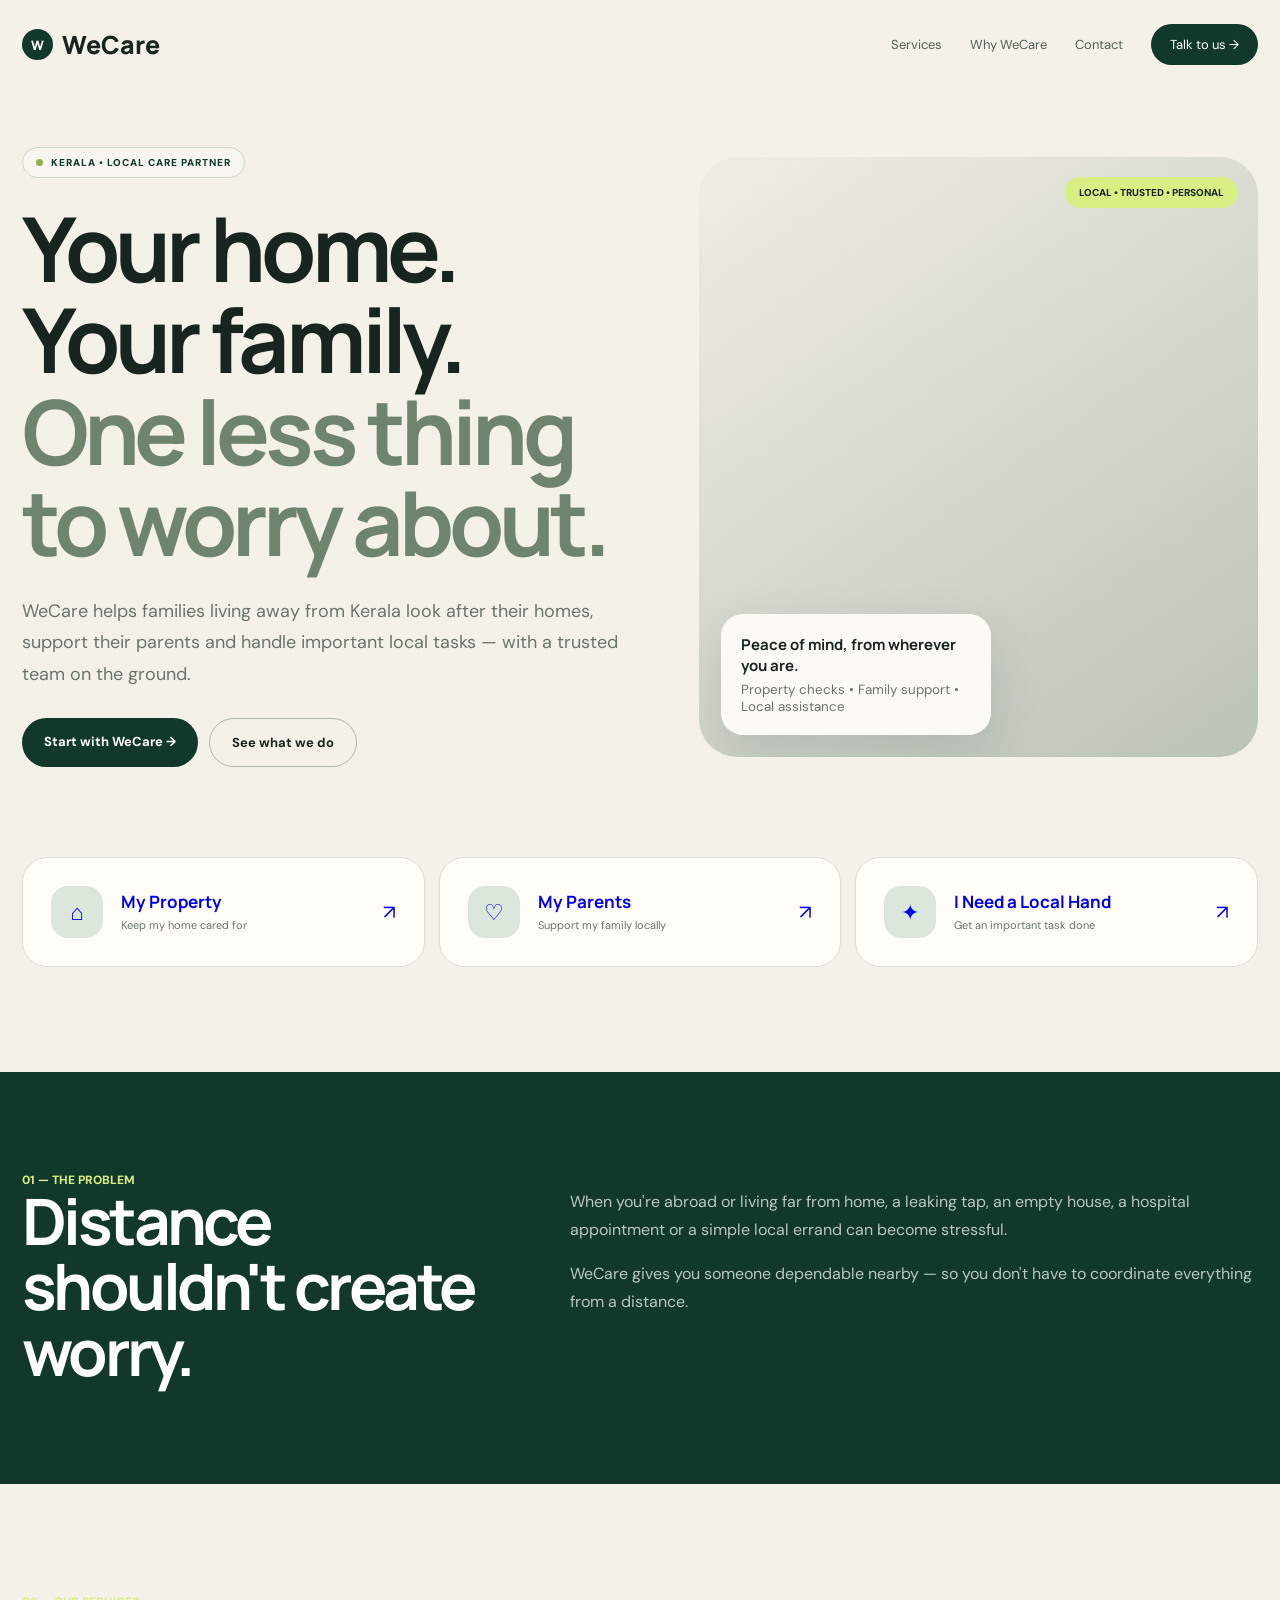
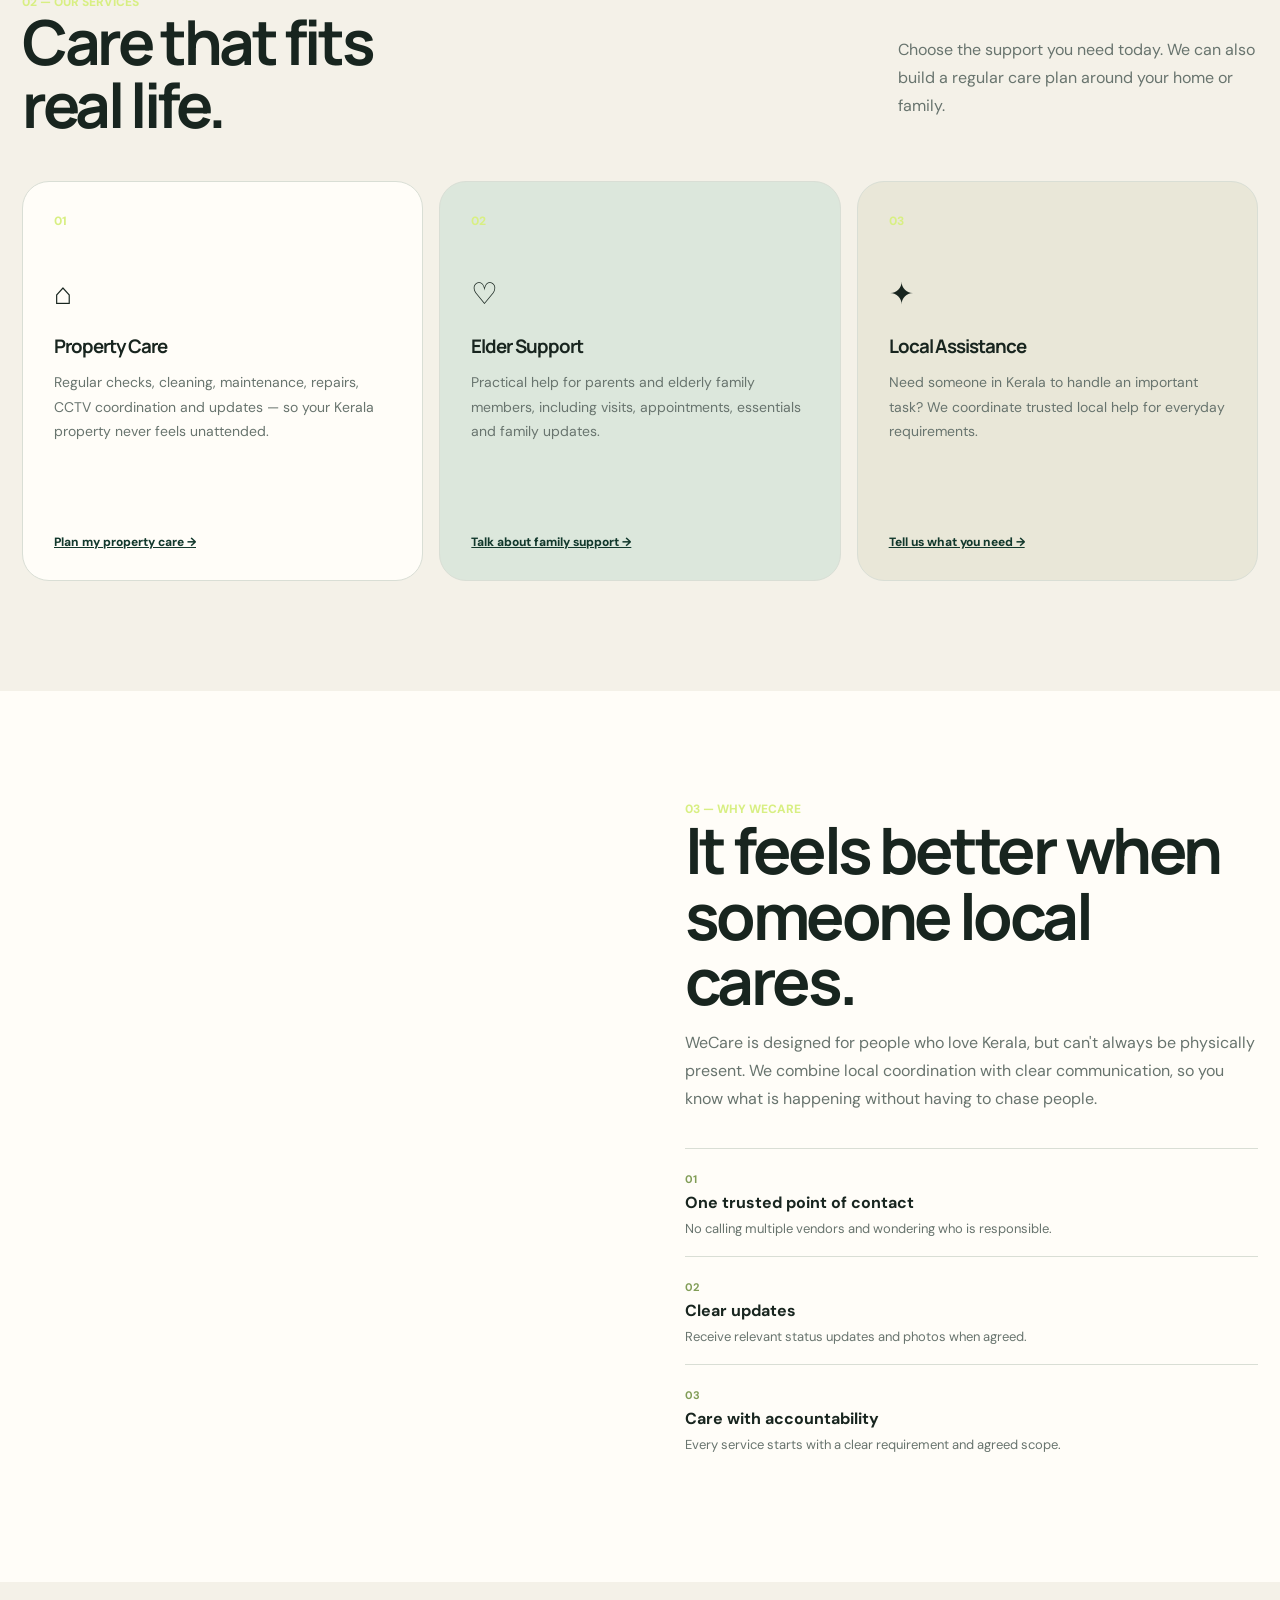
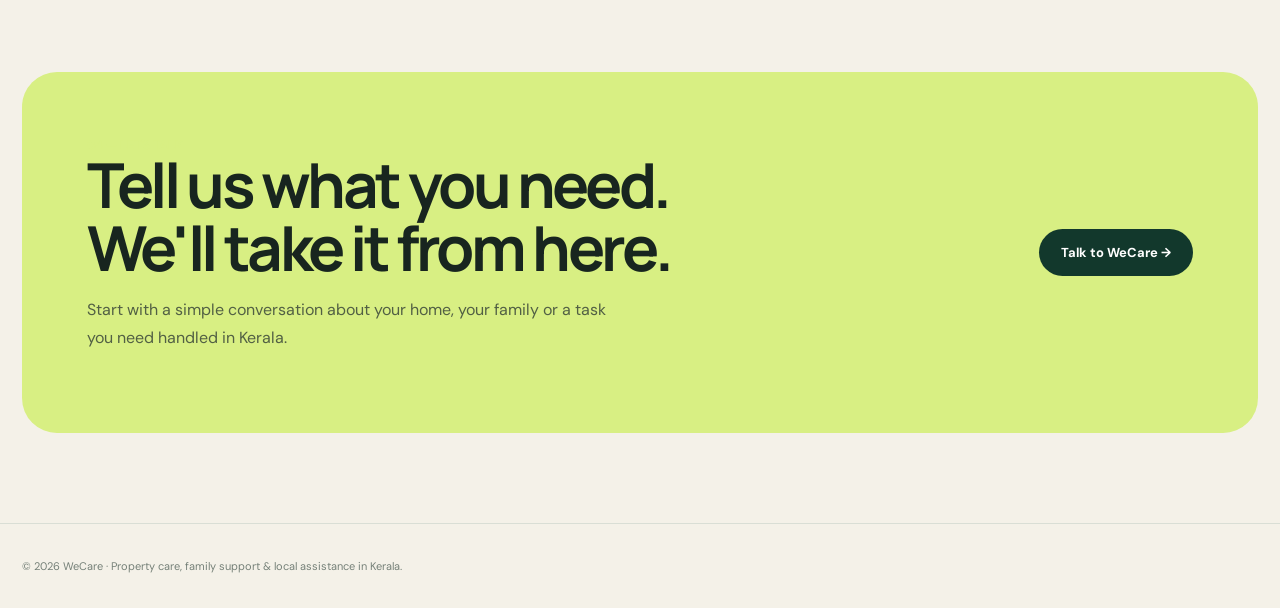
<file: preview-modern-2.html>
<!doctype html><html lang="en"><head><meta charset="utf-8"><meta name="viewport" content="width=device-width,initial-scale=1"><title>WeCare — Modern Concept</title><link rel="preconnect" href="https://fonts.googleapis.com"><link rel="preconnect" href="https://fonts.gstatic.com" crossorigin><link href="https://fonts.googleapis.com/css2?family=DM+Sans:wght@400;500;600;700&family=Manrope:wght@500;600;700;800&display=swap" rel="stylesheet"><style>:root{--ink:#18251f;--muted:#68746e;--sage:#dce7dc;--lime:#d8ef83;--forest:#12382c;--cream:#f4f1e8;--white:#fffdf8;--line:#d9ded5}*{box-sizing:border-box}html{scroll-behavior:smooth}body{margin:0;background:var(--cream);color:var(--ink);font-family:'DM Sans',sans-serif}h1,h2,h3{font-family:Manrope;letter-spacing:-.055em;line-height:1.02;margin:0}p{color:var(--muted);line-height:1.75}.wrap{width:min(1240px,calc(100% - 44px));margin:auto}.top{padding:24px 0}.nav{display:flex;justify-content:space-between;align-items:center}.logo{font:800 25px Manrope;display:flex;gap:9px;align-items:center}.mark{width:31px;height:31px;border-radius:50%;background:var(--forest);color:white;display:grid;place-items:center;font-size:13px}.navlinks{display:flex;gap:28px;align-items:center;font-size:13px}.navlinks a{text-decoration:none;color:#52605a}.navbtn{background:var(--forest);color:#fff!important;padding:12px 19px;border-radius:30px}.hero{padding:58px 0 90px}.hero-grid{display:grid;grid-template-columns:1.05fr .95fr;gap:60px;align-items:center}.tag{display:inline-flex;align-items:center;gap:8px;padding:8px 13px;border:1px solid #cfd8ca;border-radius:30px;font-size:10px;font-weight:800;letter-spacing:.1em;color:var(--forest);background:#ffffff55;margin-bottom:24px}.dot{width:7px;height:7px;border-radius:50%;background:#8eb04d}.hero h1{font-size:clamp(56px,7vw,96px);max-width:780px}.hero h1 span{color:#6f846f}.hero p{font-size:18px;max-width:650px;margin:28px 0}.actions{display:flex;gap:11px;flex-wrap:wrap}.btn{padding:15px 22px;border-radius:30px;text-decoration:none;font-weight:700;font-size:13px}.dark{background:var(--forest);color:#fff}.light{border:1px solid #aeb9af;color:var(--ink)}.hero-art{height:600px;border-radius:38px;position:relative;background:url('https://images.unsplash.com/photo-1600585154340-be6161a56a0c?auto=format&fit=crop&w=1400&q=90') center/cover;overflow:hidden}.hero-art:after{content:'';position:absolute;inset:0;background:linear-gradient(145deg,rgba(18,56,44,.02),rgba(18,56,44,.25))}.floating{position:absolute;z-index:2;left:22px;bottom:22px;background:#fffdf8ed;border-radius:22px;padding:20px;max-width:270px;box-shadow:0 20px 50px #12382c22}.floating b{font:700 15px Manrope}.floating small{display:block;color:var(--muted);margin-top:5px}.mini{position:absolute;z-index:2;right:20px;top:20px;background:var(--lime);padding:9px 14px;border-radius:20px;font-size:10px;font-weight:800}.chooser{padding:0 0 105px}.chooser-grid{display:grid;grid-template-columns:repeat(3,1fr);gap:14px}.choose{background:var(--white);border:1px solid var(--line);padding:28px;border-radius:25px;display:flex;align-items:center;gap:18px;text-decoration:none;transition:.3s}.choose:hover{transform:translateY(-6px);box-shadow:0 20px 45px #12382c14}.choose-icon{width:52px;height:52px;border-radius:17px;background:var(--sage);display:grid;place-items:center;font-size:22px}.choose strong{display:block;font:700 17px Manrope}.choose small{color:var(--muted);font-size:11px}.arrow{margin-left:auto;font-size:20px}.band{background:var(--forest);color:white;padding:100px 0}.band p{color:#b8c8bf}.band-grid{display:grid;grid-template-columns:.8fr 1.2fr;gap:90px}.band h2{font-size:clamp(42px,5vw,65px)}.number{color:var(--lime);font-size:12px;font-weight:800}.features{padding:110px 0}.head{display:flex;justify-content:space-between;align-items:end;margin-bottom:45px;gap:50px}.head h2{font-size:clamp(40px,5vw,62px)}.head p{max-width:360px}.cards{display:grid;grid-template-columns:repeat(3,1fr);gap:16px}.card{background:var(--white);border:1px solid var(--line);border-radius:27px;padding:31px;min-height:400px;position:relative}.card:nth-child(2){background:var(--sage)}.card:nth-child(3){background:#e9e7d8}.card .icon{font-size:30px;margin:45px 0 24px}.card p{font-size:14px}.card a{position:absolute;bottom:30px;font-size:12px;font-weight:800;color:var(--forest)}.story{background:var(--white);padding:110px 0}.story-grid{display:grid;grid-template-columns:1fr 1fr;gap:90px;align-items:center}.story-img{height:620px;border-radius:35px;background:url('https://images.unsplash.com/photo-1600607687920-4e2a09cf159d?auto=format&fit=crop&w=1200&q=90') center/cover}.story h2{font-size:clamp(42px,5vw,64px)}.points{margin-top:35px}.point{border-top:1px solid var(--line);padding:18px 0}.point b{font-size:11px;color:#819d57}.point strong{display:block;margin:4px 0}.point span{font-size:13px;color:var(--muted)}.cta-section{padding:90px 0}.cta-box{background:var(--lime);border-radius:35px;padding:65px;display:flex;justify-content:space-between;gap:50px;align-items:center}.cta-box h2{font-size:clamp(40px,5vw,62px);max-width:680px}.cta-box p{color:#526044;max-width:520px}.cta-box .dark{white-space:nowrap}.foot{padding:35px 0;font-size:11px;color:#758078;border-top:1px solid var(--line)}@media(max-width:900px){.hero-grid,.band-grid,.story-grid{grid-template-columns:1fr}.hero-art{height:480px}.chooser-grid,.cards{grid-template-columns:1fr}.navlinks a:not(.navbtn){display:none}.head{align-items:start;flex-direction:column}.cta-box{padding:45px 30px;display:block}.cta-box .btn{display:inline-block;margin-top:15px}.wrap{width:calc(100% - 30px)}}@media(max-width:600px){.hero{padding-top:35px}.hero h1{font-size:52px}.hero-art{height:390px;border-radius:25px}.chooser{padding-bottom:70px}.band,.features,.story{padding:75px 0}.story-img{height:380px;border-radius:25px}.card{min-height:350px}.cta-box{border-radius:25px}.navbtn{padding:11px 14px}}
</style></head><body><header class="top"><div class="wrap nav"><div class="logo"><span class="mark">W</span>WeCare</div><nav class="navlinks"><a href="#services">Services</a><a href="#story">Why WeCare</a><a href="#contact">Contact</a><a class="navbtn" href="#contact">Talk to us →</a></nav></div></header><main><section class="hero"><div class="wrap hero-grid"><div><div class="tag"><span class="dot"></span> KERALA • LOCAL CARE PARTNER</div><h1>Your home.<br>Your family.<br><span>One less thing to worry about.</span></h1><p>WeCare helps families living away from Kerala look after their homes, support their parents and handle important local tasks — with a trusted team on the ground.</p><div class="actions"><a class="btn dark" href="#contact">Start with WeCare →</a><a class="btn light" href="#services">See what we do</a></div></div><div class="hero-art"><div class="mini">LOCAL • TRUSTED • PERSONAL</div><div class="floating"><b>Peace of mind, from wherever you are.</b><small>Property checks • Family support • Local assistance</small></div></div></div></section><section class="chooser"><div class="wrap"><div class="chooser-grid"><a class="choose" href="#services"><span class="choose-icon">⌂</span><span><strong>My Property</strong><small>Keep my home cared for</small></span><span class="arrow">↗</span></a><a class="choose" href="#services"><span class="choose-icon">♡</span><span><strong>My Parents</strong><small>Support my family locally</small></span><span class="arrow">↗</span></a><a class="choose" href="#contact"><span class="choose-icon">✦</span><span><strong>I Need a Local Hand</strong><small>Get an important task done</small></span><span class="arrow">↗</span></a></div></div></section><section class="band"><div class="wrap band-grid"><div><div class="number">01 — THE PROBLEM</div><h2>Distance shouldn't create worry.</h2></div><div><p>When you're abroad or living far from home, a leaking tap, an empty house, a hospital appointment or a simple local errand can become stressful.</p><p>WeCare gives you someone dependable nearby — so you don't have to coordinate everything from a distance.</p></div></div></section><section id="services" class="features"><div class="wrap"><div class="head"><div><div class="number">02 — OUR SERVICES</div><h2>Care that fits<br>real life.</h2></div><p>Choose the support you need today. We can also build a regular care plan around your home or family.</p></div><div class="cards"><article class="card"><div class="number">01</div><div class="icon">⌂</div><h3>Property Care</h3><p>Regular checks, cleaning, maintenance, repairs, CCTV coordination and updates — so your Kerala property never feels unattended.</p><a href="#contact">Plan my property care →</a></article><article class="card"><div class="number">02</div><div class="icon">♡</div><h3>Elder Support</h3><p>Practical help for parents and elderly family members, including visits, appointments, essentials and family updates.</p><a href="#contact">Talk about family support →</a></article><article class="card"><div class="number">03</div><div class="icon">✦</div><h3>Local Assistance</h3><p>Need someone in Kerala to handle an important task? We coordinate trusted local help for everyday requirements.</p><a href="#contact">Tell us what you need →</a></article></div></div></section><section id="story" class="story"><div class="wrap story-grid"><div class="story-img"></div><div><div class="number">03 — WHY WECARE</div><h2>It feels better when someone local cares.</h2><p>WeCare is designed for people who love Kerala, but can't always be physically present. We combine local coordination with clear communication, so you know what is happening without having to chase people.</p><div class="points"><div class="point"><b>01</b><strong>One trusted point of contact</strong><span>No calling multiple vendors and wondering who is responsible.</span></div><div class="point"><b>02</b><strong>Clear updates</strong><span>Receive relevant status updates and photos when agreed.</span></div><div class="point"><b>03</b><strong>Care with accountability</strong><span>Every service starts with a clear requirement and agreed scope.</span></div></div></div></div></section><section id="contact" class="cta-section"><div class="wrap"><div class="cta-box"><div><div class="number">04 — LET'S TALK</div><h2>Tell us what you need. We'll take it from here.</h2><p>Start with a simple conversation about your home, your family or a task you need handled in Kerala.</p></div><a class="btn dark" href="mailto:hello@wecarekerala.in">Talk to WeCare →</a></div></div></section></main><footer class="foot"><div class="wrap">© 2026 WeCare · Property care, family support & local assistance in Kerala.</div></footer></body></html>
</file>
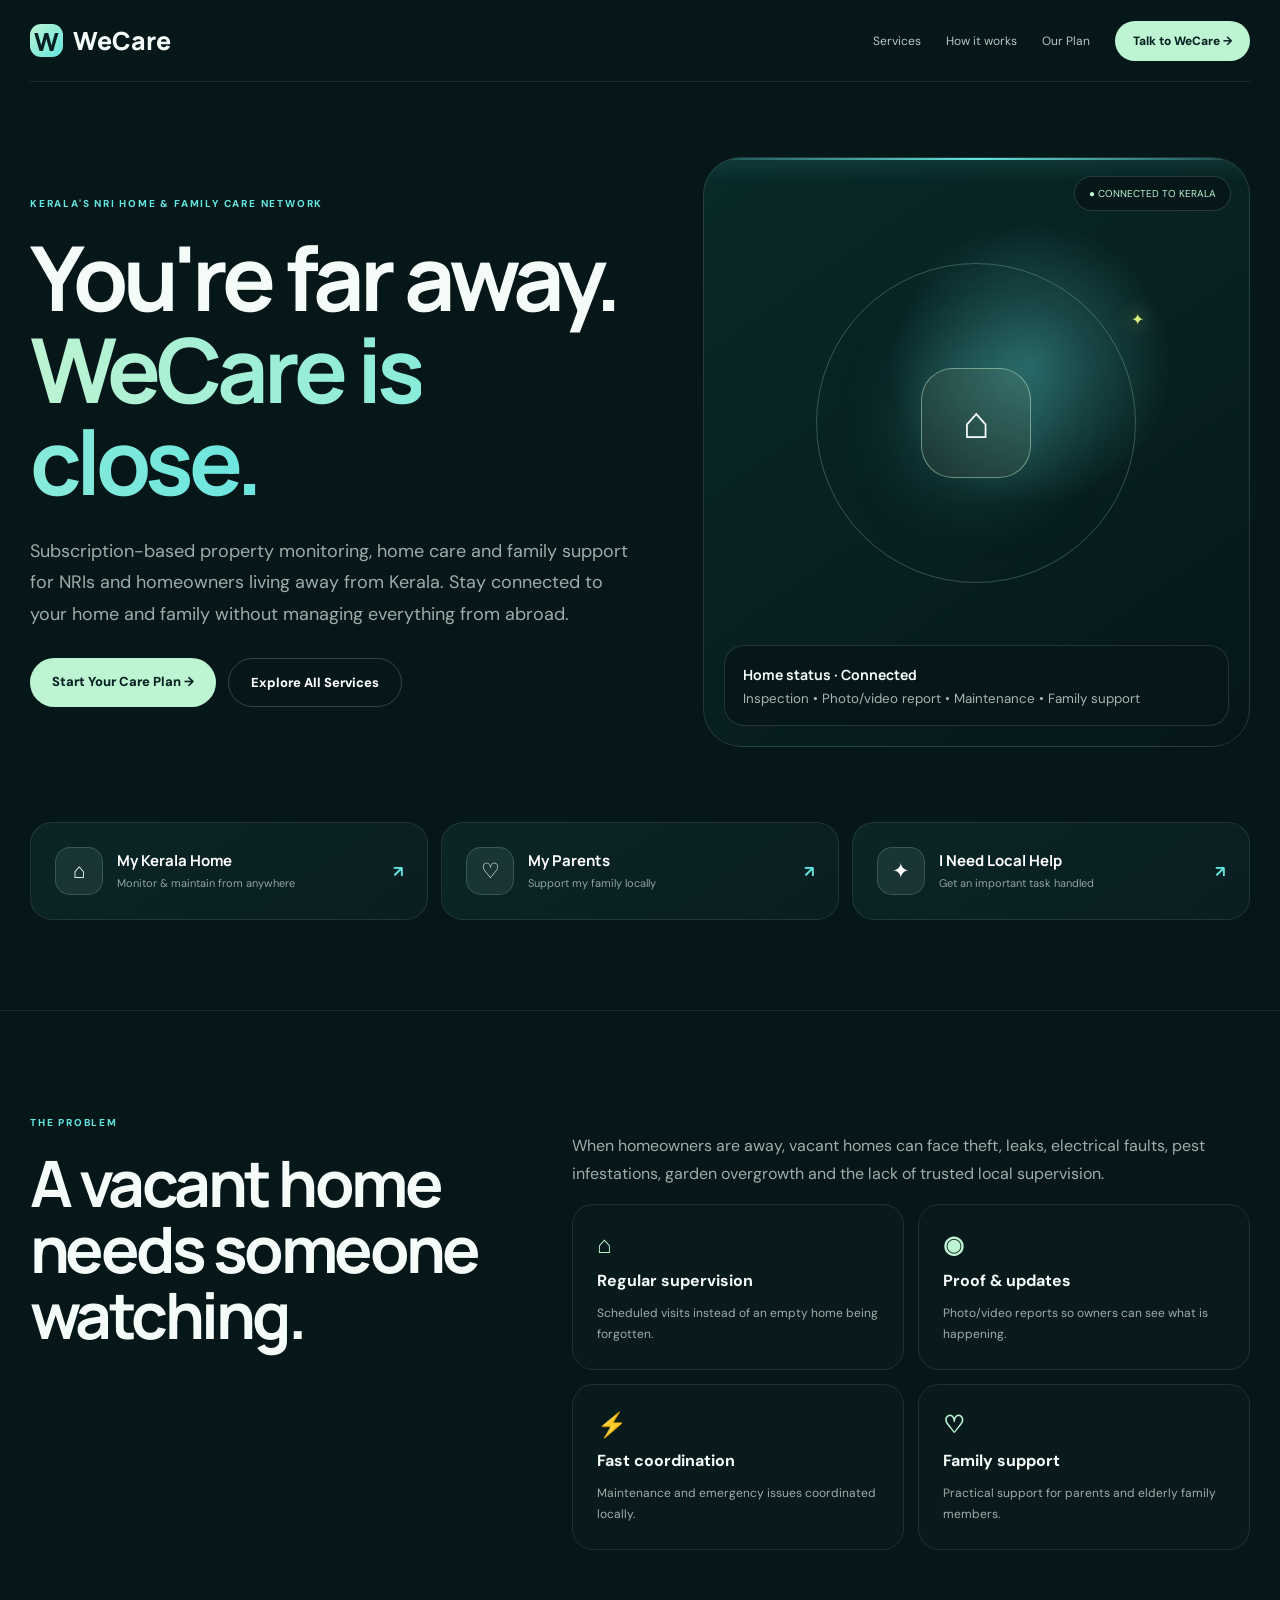
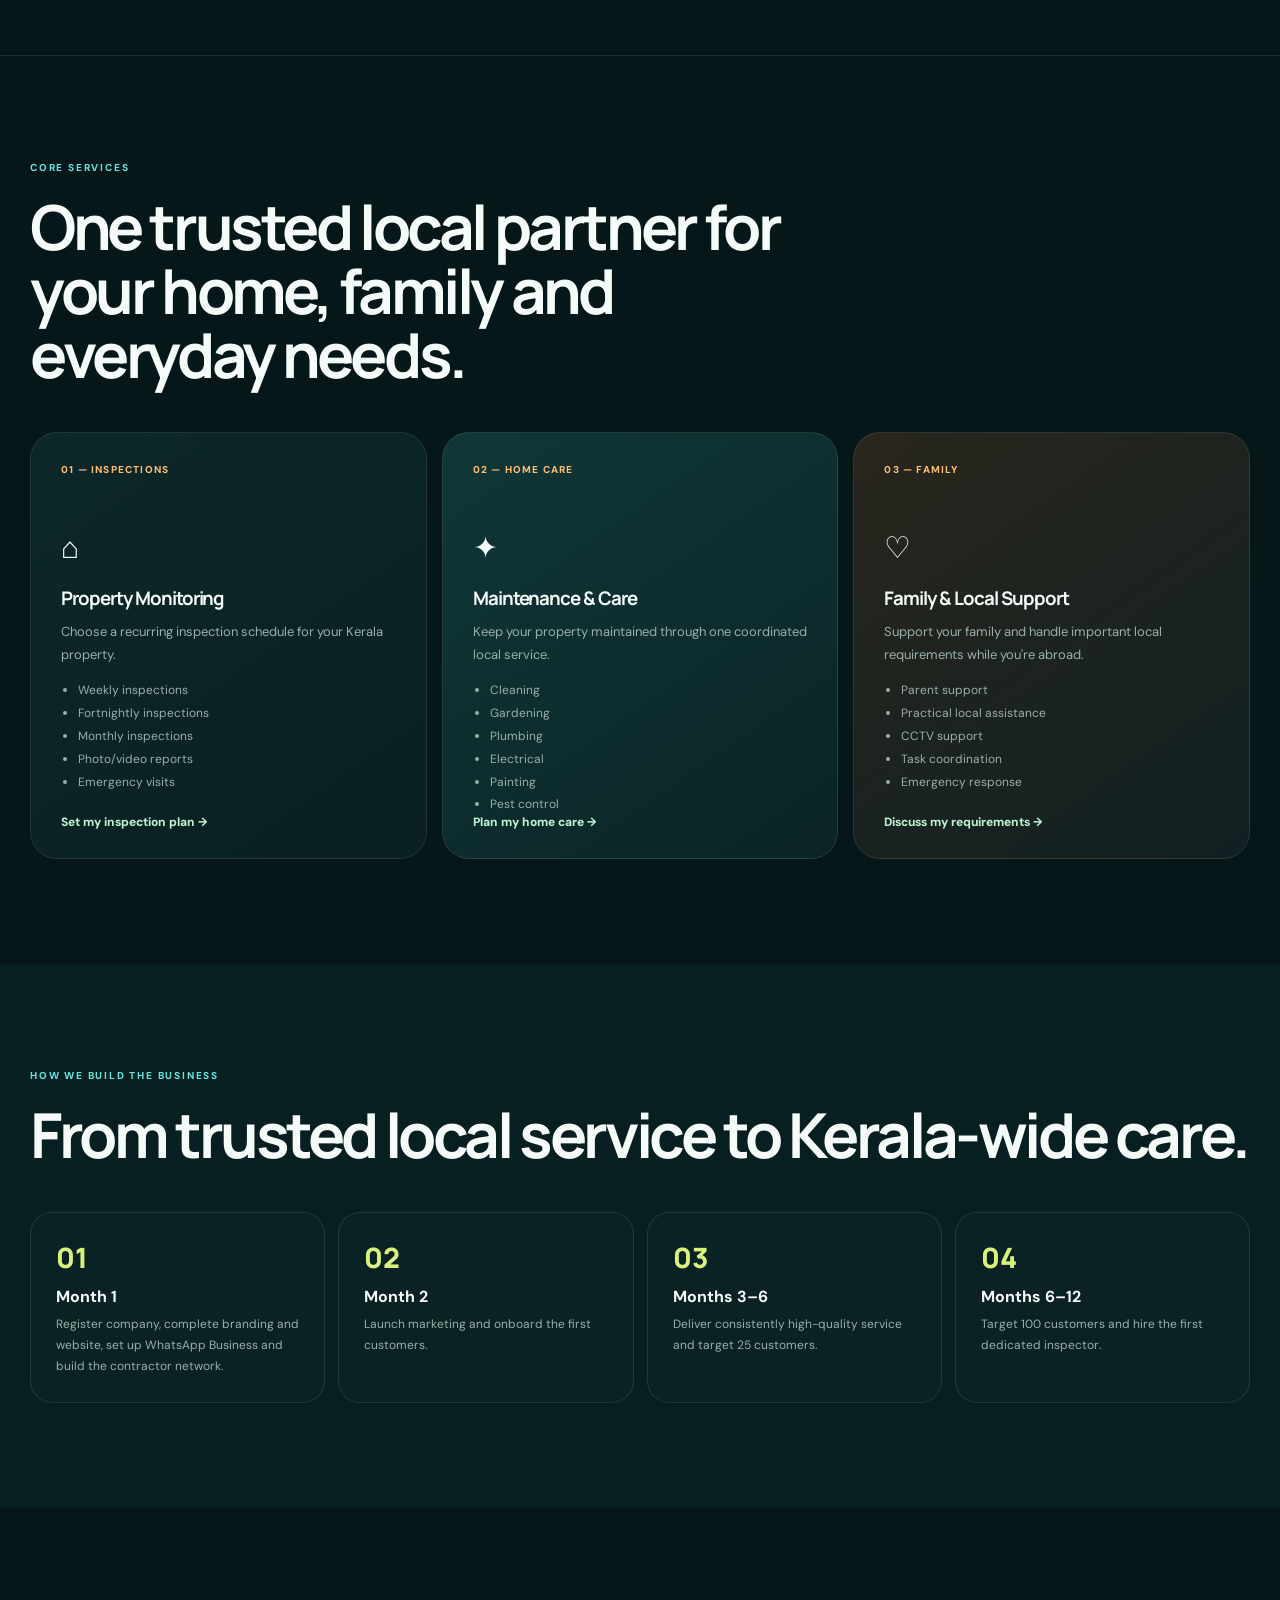
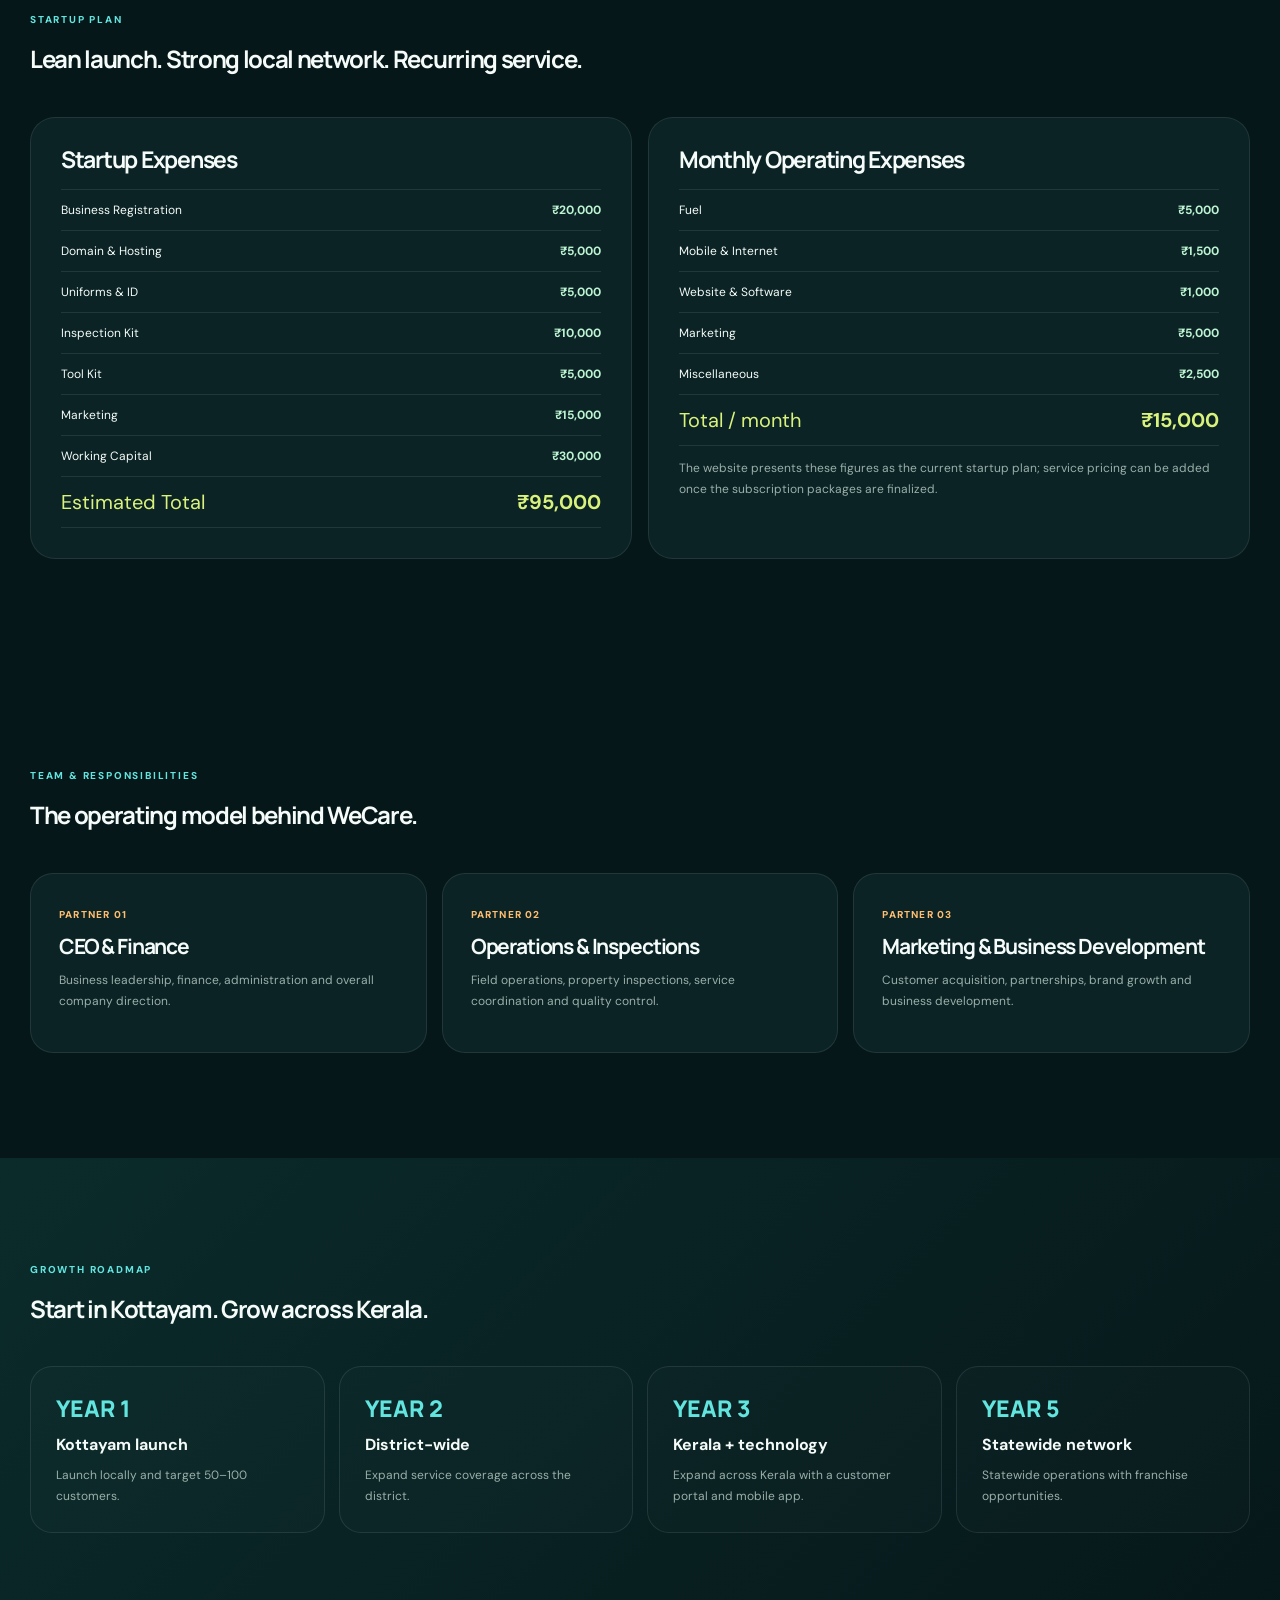
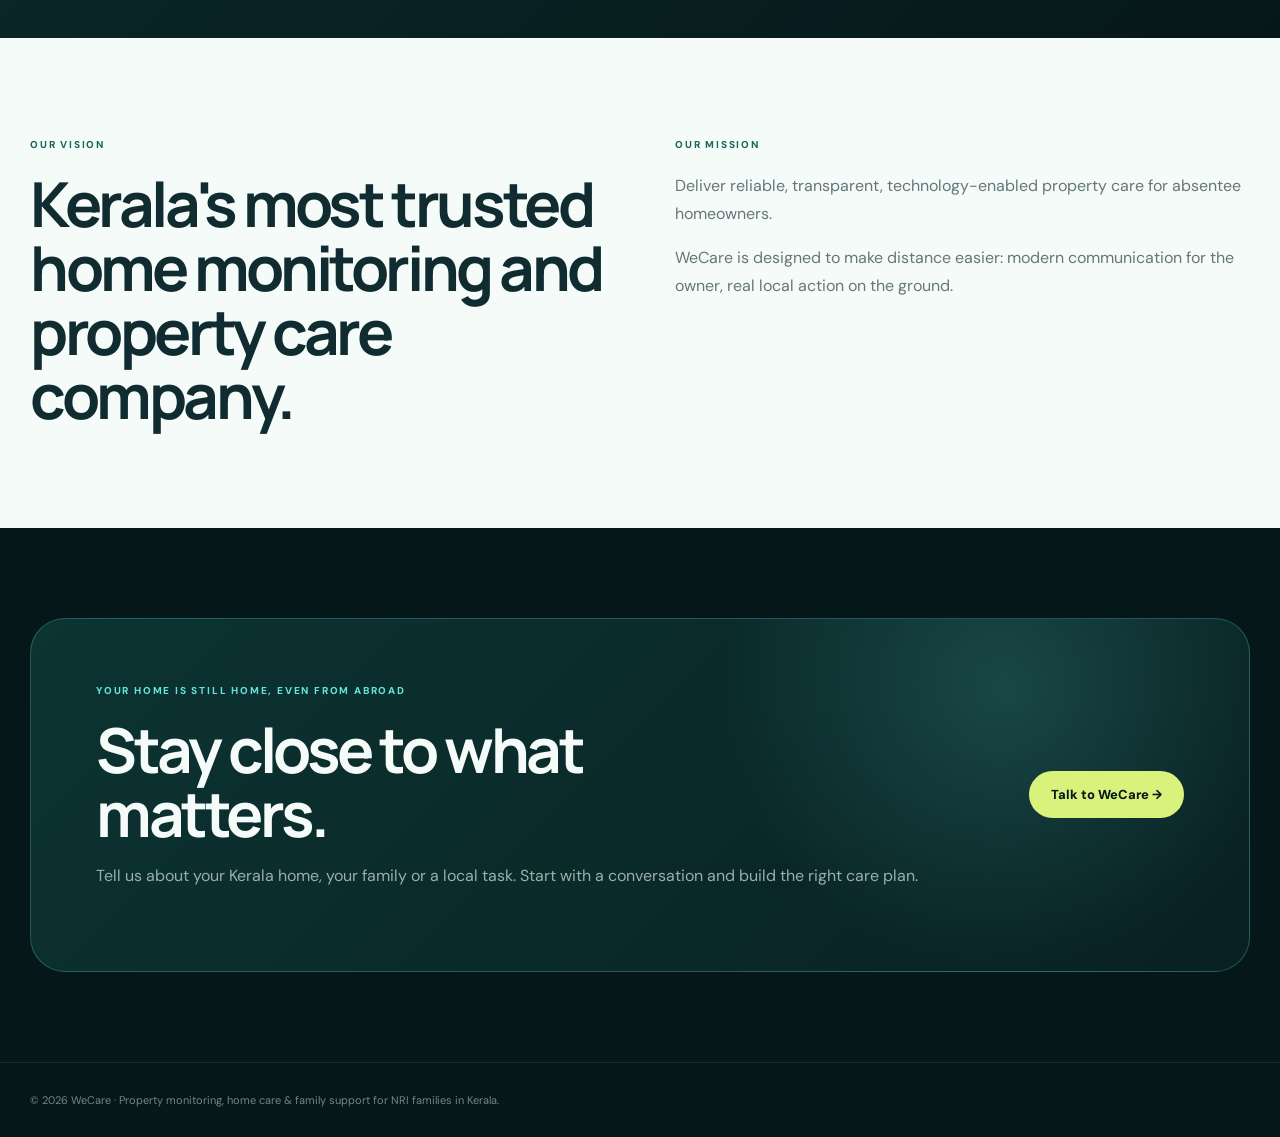
<file: preview-nri-complete.html>
<!doctype html><html lang="en"><head><meta charset="utf-8"><meta name="viewport" content="width=device-width,initial-scale=1"><title>WeCare — NRI Home & Family Care</title><link rel="preconnect" href="https://fonts.googleapis.com"><link href="https://fonts.googleapis.com/css2?family=DM+Sans:wght@400;500;600;700&family=Manrope:wght@600;700;800&display=swap" rel="stylesheet"><style>:root{--bg:#061719;--panel:#0b2325;--panel2:#103034;--mint:#bdf4d2;--cyan:#62e4df;--lime:#d9f27c;--gold:#ffbd70;--white:#f4fbf8;--muted:#9aafaa;--line:#ffffff17}*{box-sizing:border-box}html{scroll-behavior:smooth}body{margin:0;background:var(--bg);color:var(--white);font-family:'DM Sans',sans-serif}h1,h2,h3{font-family:Manrope;letter-spacing:-.055em;line-height:1.03;margin:0}p{color:var(--muted);line-height:1.75}.wrap{width:min(1220px,calc(100% - 40px));margin:auto}.nav{height:82px;display:flex;justify-content:space-between;align-items:center;border-bottom:1px solid var(--line)}.logo{font:800 25px Manrope;display:flex;gap:10px;align-items:center}.logo span{width:33px;height:33px;border-radius:11px;background:linear-gradient(135deg,var(--mint),var(--cyan));color:#062022;display:grid;place-items:center}.links{display:flex;gap:25px;align-items:center;font-size:12px}.links a{color:#b6c7c3;text-decoration:none}.navcta{background:var(--mint);color:#062022!important;padding:12px 18px;border-radius:25px;font-weight:800}.hero{padding:75px 0}.hero-grid{display:grid;grid-template-columns:1fr .9fr;gap:65px;align-items:center}.eyebrow{color:var(--cyan);font-size:10px;font-weight:800;letter-spacing:.18em;margin-bottom:21px}.hero h1{font-size:clamp(55px,7vw,92px)}.hero h1 em{font-style:normal;background:linear-gradient(90deg,var(--mint),var(--cyan),var(--lime));-webkit-background-clip:text;color:transparent;background-size:220%;animation:shine 5s infinite}@keyframes shine{50%{background-position:100%}}.hero p{font-size:18px;max-width:650px;margin:28px 0}.buttons{display:flex;gap:12px;flex-wrap:wrap}.btn{padding:15px 22px;border-radius:28px;text-decoration:none;font-weight:800;font-size:13px}.primary{background:var(--mint);color:#062022}.secondary{border:1px solid #ffffff30;color:white}.visual{height:590px;border-radius:38px;border:1px solid #ffffff20;position:relative;overflow:hidden;background:linear-gradient(145deg,#0c3432aa,#061719ee),url('https://images.unsplash.com/photo-1600585154340-be6161a56a0c?auto=format&fit=crop&w=1400&q=90') center/cover}.visual:after{content:'';position:absolute;inset:0;background:radial-gradient(circle at 60% 35%,#62e4df55,transparent 28%)}.scan{position:absolute;left:-10%;right:-10%;height:2px;background:linear-gradient(90deg,transparent,var(--cyan),transparent);box-shadow:0 0 20px var(--cyan);animation:scan 5s linear infinite;z-index:2}@keyframes scan{from{top:0}to{top:100%}}.core{position:absolute;z-index:3;left:50%;top:45%;transform:translate(-50%,-50%);width:110px;height:110px;border-radius:32px;background:#bdf4d220;border:1px solid #bdf4d277;display:grid;place-items:center;font-size:45px;box-shadow:0 0 80px #62e4df44;animation:pulse 3s infinite}.orbit{position:absolute;z-index:2;left:50%;top:45%;width:320px;height:320px;border:1px solid #bdf4d240;border-radius:50%;transform:translate(-50%,-50%)}.orbit:after{content:'✦';position:absolute;right:-9px;top:45px;color:var(--lime);filter:drop-shadow(0 0 9px var(--lime));animation:spin 5s linear infinite;transform-origin:-150px 115px}@keyframes spin{to{transform:rotate(360deg)}}@keyframes pulse{50%{transform:translate(-50%,-50%) scale(1.07);box-shadow:0 0 100px #62e4df55}}.connected{position:absolute;right:18px;top:18px;z-index:4;padding:10px 14px;border-radius:20px;background:#061719dd;border:1px solid #ffffff25;color:var(--mint);font-size:10px}.status{position:absolute;z-index:4;left:20px;right:20px;bottom:20px;padding:18px;border-radius:20px;background:#061719df;border:1px solid #ffffff20;backdrop-filter:blur(15px)}.status b{font:700 14px Manrope}.status small{display:block;color:#a5b7b3;margin-top:5px}.quick{padding:0 0 90px}.quickgrid{display:grid;grid-template-columns:repeat(3,1fr);gap:13px}.q{padding:24px;background:linear-gradient(145deg,#0b2527,#091e20);border:1px solid var(--line);border-radius:22px;text-decoration:none;color:white;display:flex;align-items:center;gap:14px;transition:.3s}.q:hover{transform:translateY(-6px);border-color:#62e4df55}.qi{width:48px;height:48px;border-radius:15px;background:#bdf4d214;border:1px solid #bdf4d230;display:grid;place-items:center;font-size:21px}.q strong{display:block;font:700 15px Manrope}.q small{color:#8fa49f;font-size:11px}.q b{margin-left:auto;color:var(--cyan)}.section{padding:105px 0;border-block:1px solid var(--line)}.two{display:grid;grid-template-columns:.8fr 1.2fr;gap:90px}.section h2{font-size:clamp(42px,5vw,66px)}.cards{display:grid;grid-template-columns:repeat(2,1fr);gap:14px}.mini{padding:24px;border:1px solid var(--line);border-radius:21px;background:#ffffff04}.mini b{color:var(--mint);font-size:24px}.mini strong{display:block;margin-top:10px}.mini p{font-size:12px;margin-bottom:0}.services{padding:105px 0}.services>div>h2{max-width:750px;font-size:clamp(42px,5vw,62px)}.servicegrid{display:grid;grid-template-columns:repeat(3,1fr);gap:15px;margin-top:45px}.service{min-height:390px;padding:30px;border:1px solid var(--line);border-radius:27px;background:linear-gradient(145deg,#0d282a,#091f21);position:relative;transition:.3s}.service:hover{transform:translateY(-7px);box-shadow:0 25px 60px #0007}.service:nth-child(2){background:linear-gradient(145deg,#103737,#0b2426)}.service:nth-child(3){background:linear-gradient(145deg,#29261d,#102022)}.num{color:var(--gold);font-size:10px;font-weight:800;letter-spacing:.12em}.icon{font-size:30px;margin:52px 0 22px}.service p{font-size:13px}.service ul{padding-left:17px;color:#9aafaa;font-size:12px;line-height:1.9}.service a{position:absolute;bottom:28px;color:var(--mint);font-size:12px;font-weight:800;text-decoration:none}.timeline{padding:105px 0;background:#081f21}.timeline h2{font-size:clamp(42px,5vw,62px)}.steps{display:grid;grid-template-columns:repeat(4,1fr);gap:13px;margin-top:45px}.step{padding:25px;border:1px solid var(--line);border-radius:22px;background:#ffffff04}.step .n{font:800 28px Manrope;color:var(--lime)}.step strong{display:block;margin:10px 0 7px}.step p{font-size:12px;margin:0}.business{padding:105px 0}.bizgrid{display:grid;grid-template-columns:1fr 1fr;gap:16px}.biz{border:1px solid var(--line);border-radius:25px;padding:30px;background:var(--panel)}.biz h3{font-size:23px;margin-bottom:18px}.money{display:grid;grid-template-columns:1fr auto;gap:0;border-top:1px solid var(--line)}.money div{padding:12px 0;border-bottom:1px solid var(--line);font-size:12px}.money div:nth-child(even){text-align:right;color:var(--mint);font-weight:700}.total{font-size:20px!important;color:var(--lime)!important}.growth{padding:105px 0;background:linear-gradient(135deg,#0b2b2b,#061719)}.growthgrid{display:grid;grid-template-columns:repeat(4,1fr);gap:14px;margin-top:45px}.year{padding:25px;border:1px solid var(--line);border-radius:22px;background:#ffffff04}.year b{font:800 23px Manrope;color:var(--cyan)}.year strong{display:block;margin:10px 0}.year p{font-size:12px;margin:0}.team{padding:105px 0}.teamgrid{display:grid;grid-template-columns:repeat(3,1fr);gap:15px;margin-top:45px}.person{padding:28px;border:1px solid var(--line);border-radius:23px;background:var(--panel)}.person span{color:var(--gold);font-size:10px;font-weight:800;letter-spacing:.12em}.person h3{margin-top:13px;font-size:21px}.person p{font-size:12px}.vision{padding:100px 0;background:var(--white);color:#102c30}.vision p{color:#647779}.visiongrid{display:grid;grid-template-columns:1fr 1fr;gap:70px}.vision h2{font-size:clamp(42px,5vw,62px)}.cta{padding:90px 0}.ctabox{padding:65px;border-radius:35px;background:radial-gradient(circle at 80% 20%,#62e4df2b,transparent 28%),linear-gradient(135deg,#0c3432,#092022);border:1px solid #62e4df45;display:flex;align-items:center;justify-content:space-between;gap:40px}.ctabox h2{font-size:clamp(40px,5vw,62px);max-width:700px}.lime{background:var(--lime);color:#061719}.foot{padding:30px 0;border-top:1px solid var(--line);color:#738784;font-size:11px}@media(max-width:900px){.hero-grid,.two,.bizgrid,.visiongrid{grid-template-columns:1fr}.visual{height:470px}.quickgrid,.servicegrid{grid-template-columns:1fr}.steps,.growthgrid{grid-template-columns:repeat(2,1fr)}.teamgrid{grid-template-columns:1fr}.links a:not(.navcta){display:none}.ctabox{display:block;padding:45px 30px}.lime{display:inline-block;margin-top:15px}}@media(max-width:600px){.hero{padding:50px 0}.hero h1{font-size:51px}.visual{height:390px;border-radius:25px}.orbit{width:240px;height:240px}.core{width:85px;height:85px}.section,.services,.timeline,.business,.growth,.team,.vision{padding:75px 0}.cards,.steps,.growthgrid{grid-template-columns:1fr}.wrap{width:calc(100% - 30px)}}
</style></head><body><header><div class="wrap nav"><div class="logo"><span>W</span>WeCare</div><nav class="links"><a href="#services">Services</a><a href="#plan">How it works</a><a href="#business">Our Plan</a><a href="#contact" class="navcta">Talk to WeCare →</a></nav></div></header><main><section class="hero"><div class="wrap hero-grid"><div><div class="eyebrow">KERALA'S NRI HOME & FAMILY CARE NETWORK</div><h1>You're far away.<br><em>WeCare is close.</em></h1><p>Subscription-based property monitoring, home care and family support for NRIs and homeowners living away from Kerala. Stay connected to your home and family without managing everything from abroad.</p><div class="buttons"><a class="btn primary" href="#contact">Start Your Care Plan →</a><a class="btn secondary" href="#services">Explore All Services</a></div></div><div class="visual"><div class="scan"></div><div class="connected">● CONNECTED TO KERALA</div><div class="orbit"></div><div class="core">⌂</div><div class="status"><b>Home status · Connected</b><small>Inspection • Photo/video report • Maintenance • Family support</small></div></div></div></section><section class="quick"><div class="wrap quickgrid"><a class="q" href="#services"><span class="qi">⌂</span><span><strong>My Kerala Home</strong><small>Monitor & maintain from anywhere</small></span><b>↗</b></a><a class="q" href="#services"><span class="qi">♡</span><span><strong>My Parents</strong><small>Support my family locally</small></span><b>↗</b></a><a class="q" href="#contact"><span class="qi">✦</span><span><strong>I Need Local Help</strong><small>Get an important task handled</small></span><b>↗</b></a></div></section><section class="section"><div class="wrap two"><div><div class="eyebrow">THE PROBLEM</div><h2>A vacant home needs someone watching.</h2></div><div><p>When homeowners are away, vacant homes can face theft, leaks, electrical faults, pest infestations, garden overgrowth and the lack of trusted local supervision.</p><div class="cards"><div class="mini"><b>⌂</b><strong>Regular supervision</strong><p>Scheduled visits instead of an empty home being forgotten.</p></div><div class="mini"><b>◉</b><strong>Proof & updates</strong><p>Photo/video reports so owners can see what is happening.</p></div><div class="mini"><b>⚡</b><strong>Fast coordination</strong><p>Maintenance and emergency issues coordinated locally.</p></div><div class="mini"><b>♡</b><strong>Family support</strong><p>Practical support for parents and elderly family members.</p></div></div></div></div></section><section id="services" class="services"><div class="wrap"><div class="eyebrow">CORE SERVICES</div><h2>One trusted local partner for your home, family and everyday needs.</h2><div class="servicegrid"><article class="service"><div class="num">01 — INSPECTIONS</div><div class="icon">⌂</div><h3>Property Monitoring</h3><p>Choose a recurring inspection schedule for your Kerala property.</p><ul><li>Weekly inspections</li><li>Fortnightly inspections</li><li>Monthly inspections</li><li>Photo/video reports</li><li>Emergency visits</li></ul><a href="#contact">Set my inspection plan →</a></article><article class="service"><div class="num">02 — HOME CARE</div><div class="icon">✦</div><h3>Maintenance & Care</h3><p>Keep your property maintained through one coordinated local service.</p><ul><li>Cleaning</li><li>Gardening</li><li>Plumbing</li><li>Electrical</li><li>Painting</li><li>Pest control</li></ul><a href="#contact">Plan my home care →</a></article><article class="service"><div class="num">03 — FAMILY</div><div class="icon">♡</div><h3>Family & Local Support</h3><p>Support your family and handle important local requirements while you're abroad.</p><ul><li>Parent support</li><li>Practical local assistance</li><li>CCTV support</li><li>Task coordination</li><li>Emergency response</li></ul><a href="#contact">Discuss my requirements →</a></article></div></div></section><section id="plan" class="timeline"><div class="wrap"><div class="eyebrow">HOW WE BUILD THE BUSINESS</div><h2>From trusted local service to Kerala-wide care.</h2><div class="steps"><div class="step"><div class="n">01</div><strong>Month 1</strong><p>Register company, complete branding and website, set up WhatsApp Business and build the contractor network.</p></div><div class="step"><div class="n">02</div><strong>Month 2</strong><p>Launch marketing and onboard the first customers.</p></div><div class="step"><div class="n">03</div><strong>Months 3–6</strong><p>Deliver consistently high-quality service and target 25 customers.</p></div><div class="step"><div class="n">04</div><strong>Months 6–12</strong><p>Target 100 customers and hire the first dedicated inspector.</p></div></div></div></section><section id="business" class="business"><div class="wrap"><div class="eyebrow">STARTUP PLAN</div><h2>Lean launch. Strong local network. Recurring service.</h2><div class="bizgrid" style="margin-top:45px"><div class="biz"><h3>Startup Expenses</h3><div class="money"><div>Business Registration</div><div>₹20,000</div><div>Domain & Hosting</div><div>₹5,000</div><div>Uniforms & ID</div><div>₹5,000</div><div>Inspection Kit</div><div>₹10,000</div><div>Tool Kit</div><div>₹5,000</div><div>Marketing</div><div>₹15,000</div><div>Working Capital</div><div>₹30,000</div><div class="total">Estimated Total</div><div class="total">₹95,000</div></div></div><div class="biz"><h3>Monthly Operating Expenses</h3><div class="money"><div>Fuel</div><div>₹5,000</div><div>Mobile & Internet</div><div>₹1,500</div><div>Website & Software</div><div>₹1,000</div><div>Marketing</div><div>₹5,000</div><div>Miscellaneous</div><div>₹2,500</div><div class="total">Total / month</div><div class="total">₹15,000</div></div><p style="font-size:12px">The website presents these figures as the current startup plan; service pricing can be added once the subscription packages are finalized.</p></div></div></div></section><section class="team"><div class="wrap"><div class="eyebrow">TEAM & RESPONSIBILITIES</div><h2>The operating model behind WeCare.</h2><div class="teamgrid"><div class="person"><span>PARTNER 01</span><h3>CEO & Finance</h3><p>Business leadership, finance, administration and overall company direction.</p></div><div class="person"><span>PARTNER 02</span><h3>Operations & Inspections</h3><p>Field operations, property inspections, service coordination and quality control.</p></div><div class="person"><span>PARTNER 03</span><h3>Marketing & Business Development</h3><p>Customer acquisition, partnerships, brand growth and business development.</p></div></div></div></section><section class="growth"><div class="wrap"><div class="eyebrow">GROWTH ROADMAP</div><h2>Start in Kottayam. Grow across Kerala.</h2><div class="growthgrid"><div class="year"><b>YEAR 1</b><strong>Kottayam launch</strong><p>Launch locally and target 50–100 customers.</p></div><div class="year"><b>YEAR 2</b><strong>District-wide</strong><p>Expand service coverage across the district.</p></div><div class="year"><b>YEAR 3</b><strong>Kerala + technology</strong><p>Expand across Kerala with a customer portal and mobile app.</p></div><div class="year"><b>YEAR 5</b><strong>Statewide network</strong><p>Statewide operations with franchise opportunities.</p></div></div></div></section><section class="vision"><div class="wrap visiongrid"><div><div class="eyebrow" style="color:#17675f">OUR VISION</div><h2>Kerala's most trusted home monitoring and property care company.</h2></div><div><div class="eyebrow" style="color:#17675f">OUR MISSION</div><p>Deliver reliable, transparent, technology-enabled property care for absentee homeowners.</p><p>WeCare is designed to make distance easier: modern communication for the owner, real local action on the ground.</p></div></div></section><section id="contact" class="cta"><div class="wrap"><div class="ctabox"><div><div class="eyebrow">YOUR HOME IS STILL HOME, EVEN FROM ABROAD</div><h2>Stay close to what matters.</h2><p>Tell us about your Kerala home, your family or a local task. Start with a conversation and build the right care plan.</p></div><a class="btn lime" href="mailto:hello@wecarekerala.in">Talk to WeCare →</a></div></div></section></main><footer class="foot"><div class="wrap">© 2026 WeCare · Property monitoring, home care & family support for NRI families in Kerala.</div></footer></body></html>
</file>
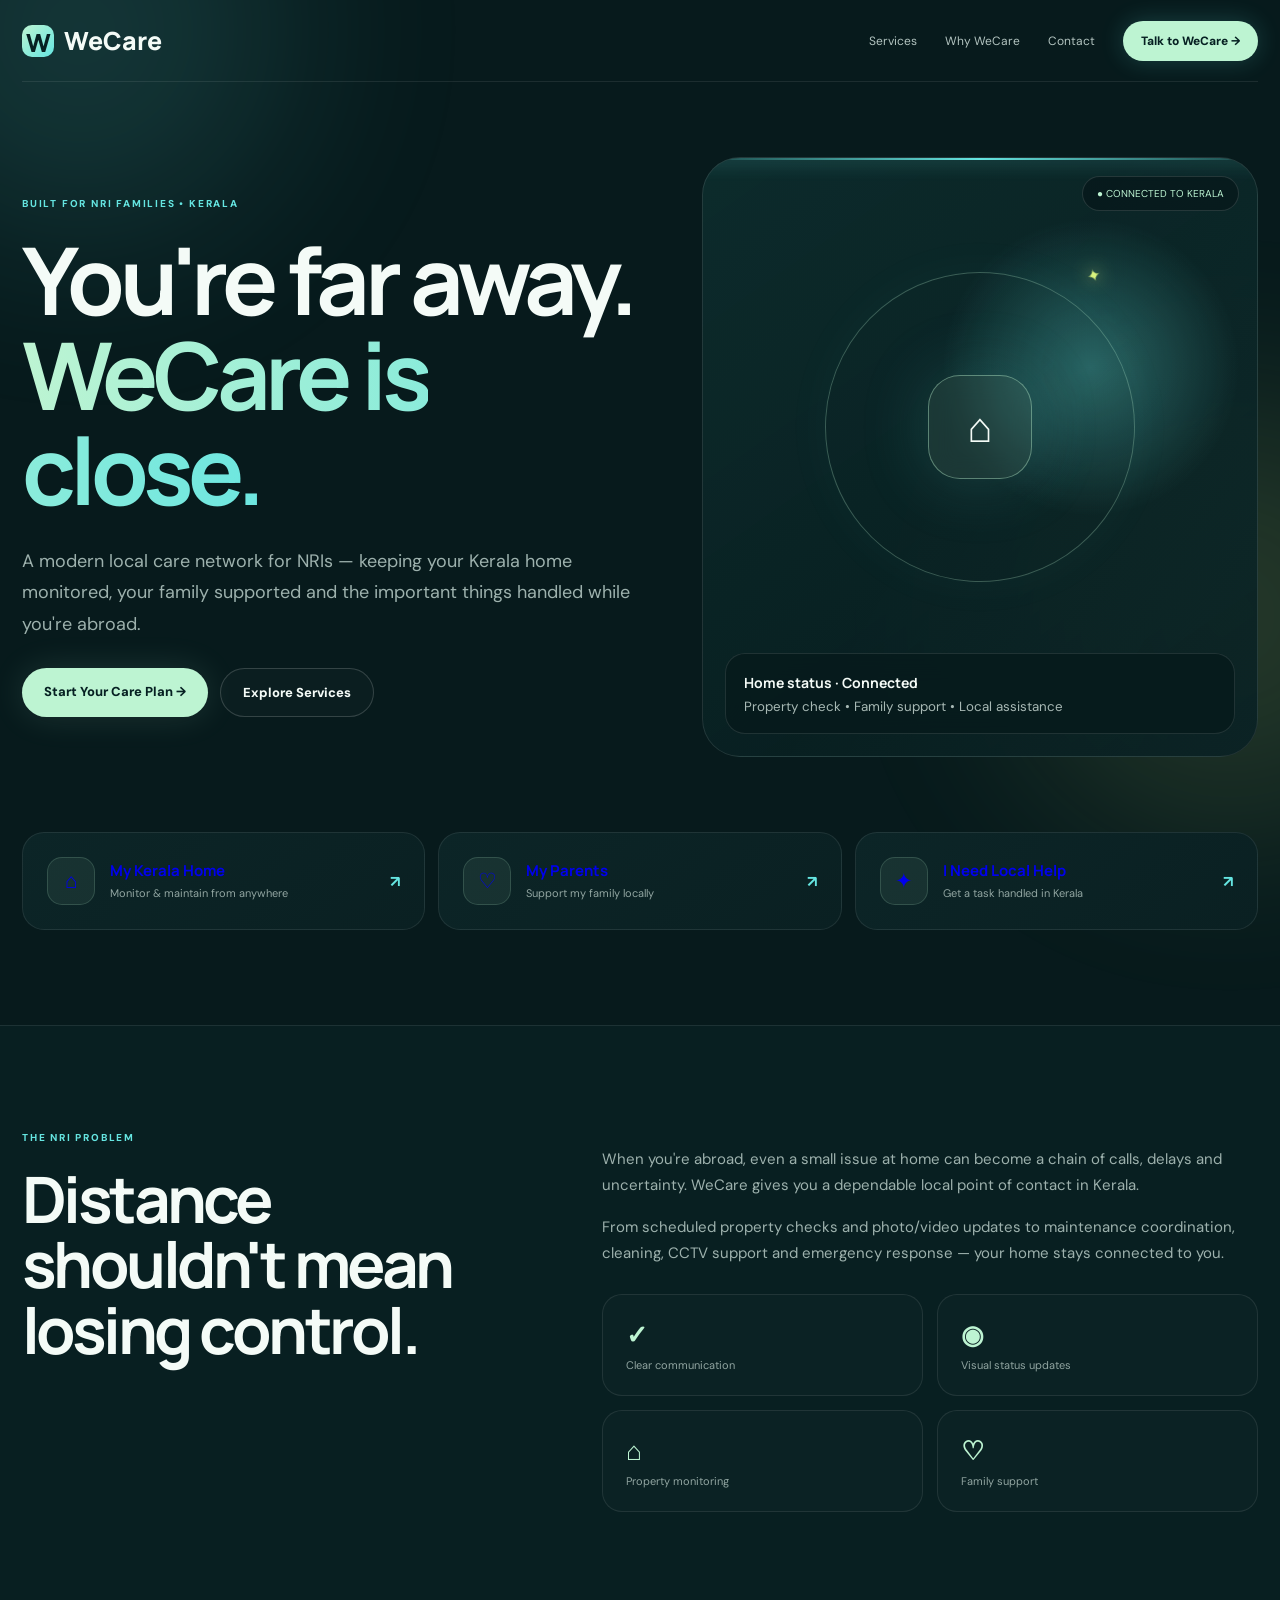
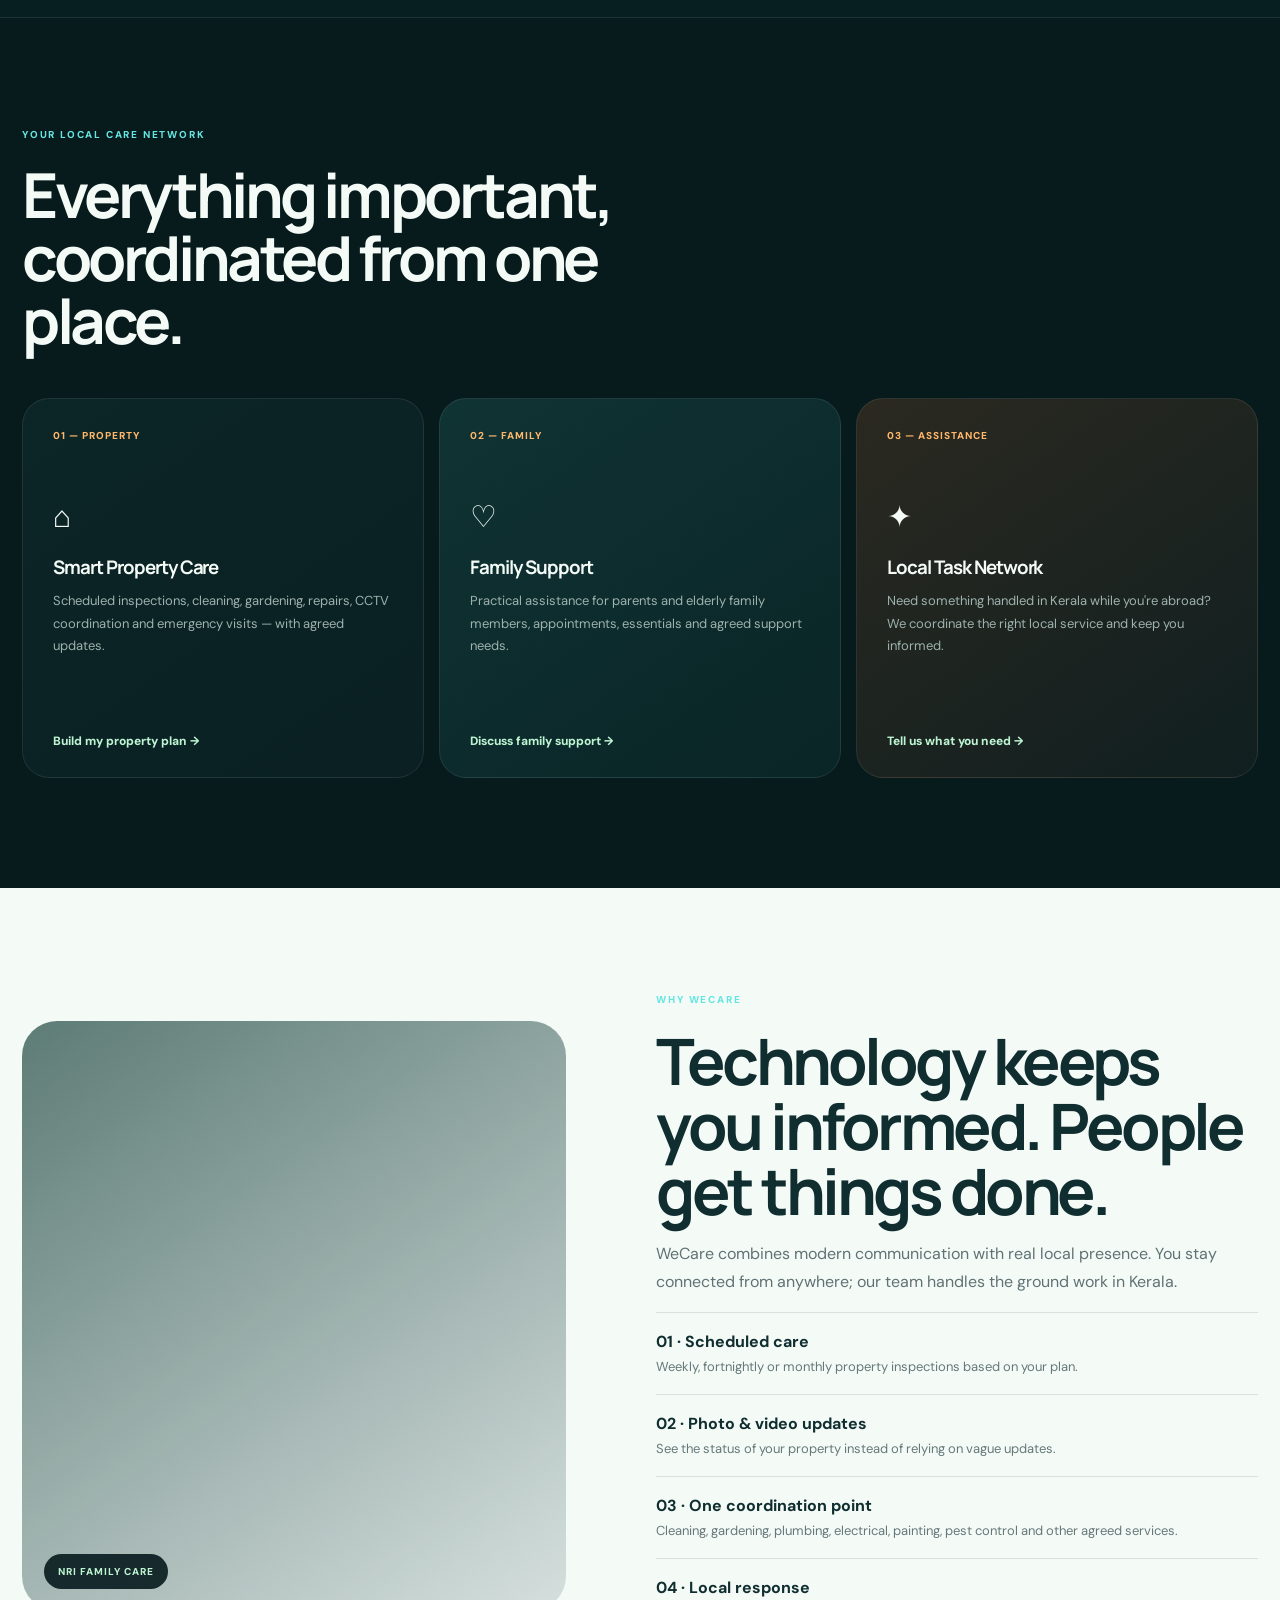
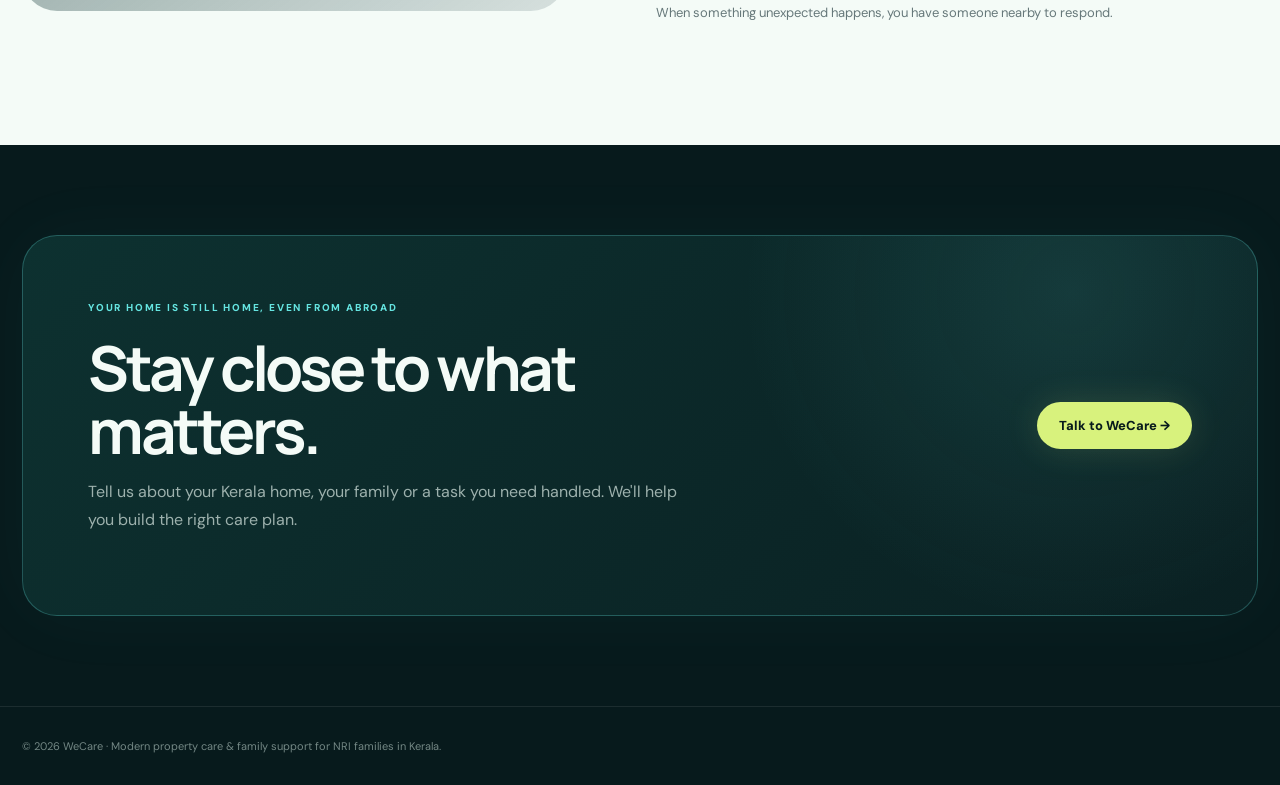
<file: preview-nri-future.html>
<!doctype html><html lang="en"><head><meta charset="utf-8"><meta name="viewport" content="width=device-width,initial-scale=1"><title>WeCare — NRI Future Concept</title><link rel="preconnect" href="https://fonts.googleapis.com"><link rel="preconnect" href="https://fonts.gstatic.com" crossorigin><link href="https://fonts.googleapis.com/css2?family=DM+Sans:wght@400;500;600;700&family=Manrope:wght@600;700;800&display=swap" rel="stylesheet"><style>:root{--bg:#071a1c;--panel:#0c2527;--panel2:#103033;--mint:#bdf4d2;--cyan:#65e5e1;--lime:#d8f27d;--white:#f4fbf7;--muted:#9db1ad;--line:#ffffff16;--orange:#ffb86b}*{box-sizing:border-box}html{scroll-behavior:smooth}body{margin:0;background:var(--bg);color:var(--white);font-family:'DM Sans',sans-serif;overflow-x:hidden}body:before,body:after{content:'';position:fixed;width:420px;height:420px;border-radius:50%;filter:blur(100px);opacity:.14;pointer-events:none;z-index:-1}body:before{background:var(--cyan);top:-180px;left:-130px;animation:float1 12s ease-in-out infinite}body:after{background:var(--lime);right:-160px;top:45%;animation:float2 15s ease-in-out infinite}@keyframes float1{50%{transform:translate(120px,100px)}}@keyframes float2{50%{transform:translate(-100px,-80px)}}h1,h2,h3{font-family:Manrope;line-height:1.02;letter-spacing:-.055em;margin:0}p{color:var(--muted);line-height:1.75}.wrap{width:min(1240px,calc(100% - 44px));margin:auto}.nav{height:82px;display:flex;justify-content:space-between;align-items:center;border-bottom:1px solid var(--line)}.logo{font:800 25px Manrope;display:flex;gap:10px;align-items:center}.logo i{font-style:normal;width:32px;height:32px;border-radius:10px;background:linear-gradient(135deg,var(--mint),var(--cyan));color:#062022;display:grid;place-items:center}.links{display:flex;gap:28px;align-items:center;font-size:12px}.links a{color:#b3c4c0;text-decoration:none}.talk{color:#062022!important;background:var(--mint);padding:12px 18px;border-radius:30px;font-weight:800;box-shadow:0 0 25px #65e5e133}.hero{padding:75px 0 60px}.hero-grid{display:grid;grid-template-columns:1.05fr .95fr;gap:65px;align-items:center}.eyebrow{font-size:10px;letter-spacing:.18em;font-weight:800;color:var(--cyan);margin-bottom:22px}.hero h1{font-size:clamp(55px,7.3vw,96px);max-width:800px}.hero h1 span{background:linear-gradient(90deg,var(--mint),var(--cyan),var(--lime));background-size:220%;-webkit-background-clip:text;background-clip:text;color:transparent;animation:shine 5s ease infinite}@keyframes shine{50%{background-position:100%}}.hero p{font-size:18px;max-width:650px;margin:28px 0}.buttons{display:flex;gap:12px;flex-wrap:wrap}.btn{padding:15px 22px;border-radius:30px;text-decoration:none;font-weight:800;font-size:13px}.primary{background:var(--mint);color:#062022;box-shadow:0 0 35px #bdf4d21f}.secondary{border:1px solid #ffffff2b;color:var(--white);background:#ffffff05}.visual{height:600px;border:1px solid #ffffff1c;border-radius:38px;position:relative;overflow:hidden;background:linear-gradient(145deg,#0e3030cc,#071a1cf2),url('https://images.unsplash.com/photo-1600585154340-be6161a56a0c?auto=format&fit=crop&w=1400&q=90') center/cover}.visual:before{content:'';position:absolute;inset:0;background:radial-gradient(circle at 70% 35%,#65e5e155,transparent 27%),linear-gradient(120deg,transparent 45%,#65e5e10a)}.scan{position:absolute;left:-10%;right:-10%;height:2px;background:linear-gradient(90deg,transparent,var(--cyan),transparent);box-shadow:0 0 18px var(--cyan);animation:scan 5s linear infinite;z-index:2}@keyframes scan{0%{top:-4%}100%{top:104%}}.orbit{position:absolute;width:310px;height:310px;border:1px solid #bdf4d245;border-radius:50%;left:50%;top:45%;transform:translate(-50%,-50%) rotate(-18deg);box-shadow:0 0 50px #65e5e10a}.orbit:before{content:'✦';position:absolute;right:-8px;top:34px;color:var(--lime);font-size:17px;filter:drop-shadow(0 0 8px var(--lime));animation:orbit 6s linear infinite;transform-origin:-145px 120px}@keyframes orbit{to{transform:rotate(360deg)}}.home-core{position:absolute;left:50%;top:45%;transform:translate(-50%,-50%);width:104px;height:104px;border-radius:32px;background:#bdf4d21a;border:1px solid #bdf4d266;backdrop-filter:blur(12px);display:grid;place-items:center;font-size:42px;box-shadow:0 0 70px #65e5e12e;animation:pulse 3s ease-in-out infinite}@keyframes pulse{50%{transform:translate(-50%,-50%) scale(1.06);box-shadow:0 0 90px #65e5e14a}}.world{position:absolute;right:18px;top:18px;padding:10px 14px;border-radius:20px;background:#071a1ccc;border:1px solid #ffffff20;font-size:10px;color:var(--mint);z-index:3}.status{position:absolute;left:22px;bottom:22px;right:22px;padding:18px;border-radius:20px;background:#071a1cd9;border:1px solid #ffffff1b;backdrop-filter:blur(14px);z-index:3}.status b{font:700 14px Manrope}.status small{display:block;color:#a8b9b5;margin-top:5px}.quick{padding:15px 0 95px}.quick-grid{display:grid;grid-template-columns:repeat(3,1fr);gap:13px}.q{background:linear-gradient(145deg,#0c2527,#0a2022);border:1px solid var(--line);border-radius:22px;padding:24px;text-decoration:none;display:flex;align-items:center;gap:15px;transition:.3s;position:relative;overflow:hidden}.q:after{content:'';position:absolute;width:80px;height:80px;border-radius:50%;background:var(--cyan);filter:blur(35px);opacity:0;right:-30px;transition:.3s}.q:hover{transform:translateY(-6px);border-color:#65e5e14a;box-shadow:0 20px 50px #0005}.q:hover:after{opacity:.12}.qicon{width:48px;height:48px;border-radius:15px;background:#bdf4d211;border:1px solid #bdf4d229;display:grid;place-items:center;font-size:21px}.q strong{display:block;font:700 15px Manrope}.q small{color:#91a5a1;font-size:11px}.q b{margin-left:auto;color:var(--cyan)}.glow-section{padding:105px 0;background:#081f21;border-block:1px solid var(--line);position:relative}.glow-grid{display:grid;grid-template-columns:.85fr 1.15fr;gap:95px}.glow-section h2{font-size:clamp(42px,5vw,68px)}.glow-section p{font-size:15px}.stat-grid{display:grid;grid-template-columns:repeat(2,1fr);gap:14px;margin-top:28px}.stat{padding:23px;border:1px solid var(--line);border-radius:20px;background:#ffffff04}.stat b{font-size:26px;color:var(--mint)}.stat span{display:block;color:#91a5a1;font-size:11px;margin-top:6px}.services{padding:110px 0}.services h2{font-size:clamp(42px,5vw,62px);max-width:720px}.service-grid{display:grid;grid-template-columns:repeat(3,1fr);gap:15px;margin-top:45px}.service{min-height:380px;padding:30px;border-radius:27px;border:1px solid var(--line);background:linear-gradient(145deg,#0c2527,#0a2022);position:relative;transition:.3s}.service:hover{transform:translateY(-7px);border-color:#bdf4d23d;box-shadow:0 25px 55px #0006}.service:nth-child(2){background:linear-gradient(145deg,#103334,#0a2526)}.service:nth-child(3){background:linear-gradient(145deg,#2b2920,#101f20)}.num{color:var(--orange);font-size:10px;font-weight:800;letter-spacing:.1em}.icon{font-size:30px;margin:55px 0 22px}.service p{font-size:13px}.service a{position:absolute;bottom:28px;color:var(--mint);font-size:12px;font-weight:800;text-decoration:none}.why{padding:105px 0;background:var(--white);color:#102d30}.why p{color:#617274}.why-grid{display:grid;grid-template-columns:.95fr 1.05fr;gap:90px;align-items:center}.why-img{height:590px;border-radius:35px;background:linear-gradient(145deg,#123c35aa,#102d3a22),url('https://images.unsplash.com/photo-1600607687920-4e2a09cf159d?auto=format&fit=crop&w=1200&q=90') center/cover;position:relative;overflow:hidden}.why-img:after{content:'NRI FAMILY CARE';position:absolute;left:22px;bottom:22px;background:#071a1de6;color:var(--mint);padding:11px 14px;border-radius:20px;font-size:10px;font-weight:800;letter-spacing:.1em}.why h2{font-size:clamp(42px,5vw,64px)}.point{border-top:1px solid #102d3020;padding:18px 0}.point strong{display:block;margin-bottom:3px}.point span{font-size:13px;color:#66787a}.contact{padding:90px 0}.contact-box{border:1px solid #65e5e145;border-radius:35px;padding:65px;background:radial-gradient(circle at 85% 15%,#65e5e11c,transparent 30%),linear-gradient(135deg,#0d3130,#0a2022);display:flex;justify-content:space-between;align-items:center;gap:50px;box-shadow:0 0 80px #65e5e10a}.contact-box h2{font-size:clamp(40px,5vw,62px);max-width:720px}.contact-box p{max-width:600px}.contact-btn{background:var(--lime);color:#071a1c;box-shadow:0 0 35px #d8f27d24}.foot{padding:32px 0;border-top:1px solid var(--line);font-size:11px;color:#738784}@media(max-width:900px){.hero-grid,.glow-grid,.why-grid{grid-template-columns:1fr}.visual{height:480px}.quick-grid,.service-grid{grid-template-columns:1fr}.links a:not(.talk){display:none}.contact-box{display:block;padding:45px 30px}.contact-btn{display:inline-block;margin-top:15px}.wrap{width:calc(100% - 30px)}}@media(max-width:600px){.hero h1{font-size:51px}.visual{height:390px;border-radius:25px}.orbit{width:240px;height:240px}.home-core{width:85px;height:85px}.glow-section,.services,.why{padding:75px 0}.why-img{height:380px;border-radius:25px}}
</style></head><body><header><div class="wrap nav"><div class="logo"><i>W</i>WeCare</div><nav class="links"><a href="#services">Services</a><a href="#why">Why WeCare</a><a href="#contact">Contact</a><a class="talk" href="#contact">Talk to WeCare →</a></nav></div></header><main><section class="hero"><div class="wrap hero-grid"><div><div class="eyebrow">BUILT FOR NRI FAMILIES • KERALA</div><h1>You're far away.<br><span>WeCare is close.</span></h1><p>A modern local care network for NRIs — keeping your Kerala home monitored, your family supported and the important things handled while you're abroad.</p><div class="buttons"><a class="btn primary" href="#contact">Start Your Care Plan →</a><a class="btn secondary" href="#services">Explore Services</a></div></div><div class="visual"><div class="scan"></div><div class="world">● CONNECTED TO KERALA</div><div class="orbit"></div><div class="home-core">⌂</div><div class="status"><b>Home status · Connected</b><small>Property check • Family support • Local assistance</small></div></div></div></section><section class="quick"><div class="wrap quick-grid"><a class="q" href="#services"><span class="qicon">⌂</span><span><strong>My Kerala Home</strong><small>Monitor & maintain from anywhere</small></span><b>↗</b></a><a class="q" href="#services"><span class="qicon">♡</span><span><strong>My Parents</strong><small>Support my family locally</small></span><b>↗</b></a><a class="q" href="#contact"><span class="qicon">✦</span><span><strong>I Need Local Help</strong><small>Get a task handled in Kerala</small></span><b>↗</b></a></div></section><section class="glow-section"><div class="wrap glow-grid"><div><div class="eyebrow">THE NRI PROBLEM</div><h2>Distance shouldn't mean losing control.</h2></div><div><p>When you're abroad, even a small issue at home can become a chain of calls, delays and uncertainty. WeCare gives you a dependable local point of contact in Kerala.</p><p>From scheduled property checks and photo/video updates to maintenance coordination, cleaning, CCTV support and emergency response — your home stays connected to you.</p><div class="stat-grid"><div class="stat"><b>✓</b><span>Clear communication</span></div><div class="stat"><b>◉</b><span>Visual status updates</span></div><div class="stat"><b>⌂</b><span>Property monitoring</span></div><div class="stat"><b>♡</b><span>Family support</span></div></div></div></div></section><section id="services" class="services"><div class="wrap"><div class="eyebrow">YOUR LOCAL CARE NETWORK</div><h2>Everything important, coordinated from one place.</h2><div class="service-grid"><article class="service"><div class="num">01 — PROPERTY</div><div class="icon">⌂</div><h3>Smart Property Care</h3><p>Scheduled inspections, cleaning, gardening, repairs, CCTV coordination and emergency visits — with agreed updates.</p><a href="#contact">Build my property plan →</a></article><article class="service"><div class="num">02 — FAMILY</div><div class="icon">♡</div><h3>Family Support</h3><p>Practical assistance for parents and elderly family members, appointments, essentials and agreed support needs.</p><a href="#contact">Discuss family support →</a></article><article class="service"><div class="num">03 — ASSISTANCE</div><div class="icon">✦</div><h3>Local Task Network</h3><p>Need something handled in Kerala while you're abroad? We coordinate the right local service and keep you informed.</p><a href="#contact">Tell us what you need →</a></article></div></div></section><section id="why" class="why"><div class="wrap why-grid"><div class="why-img"></div><div><div class="eyebrow">WHY WECARE</div><h2>Technology keeps you informed. People get things done.</h2><p>WeCare combines modern communication with real local presence. You stay connected from anywhere; our team handles the ground work in Kerala.</p><div class="point"><strong>01 · Scheduled care</strong><span>Weekly, fortnightly or monthly property inspections based on your plan.</span></div><div class="point"><strong>02 · Photo & video updates</strong><span>See the status of your property instead of relying on vague updates.</span></div><div class="point"><strong>03 · One coordination point</strong><span>Cleaning, gardening, plumbing, electrical, painting, pest control and other agreed services.</span></div><div class="point"><strong>04 · Local response</strong><span>When something unexpected happens, you have someone nearby to respond.</span></div></div></div></section><section id="contact" class="contact"><div class="wrap"><div class="contact-box"><div><div class="eyebrow">YOUR HOME IS STILL HOME, EVEN FROM ABROAD</div><h2>Stay close to what matters.</h2><p>Tell us about your Kerala home, your family or a task you need handled. We'll help you build the right care plan.</p></div><a class="btn contact-btn" href="mailto:hello@wecarekerala.in">Talk to WeCare →</a></div></div></section></main><footer class="foot"><div class="wrap">© 2026 WeCare · Modern property care & family support for NRI families in Kerala.</div></footer></body></html>
</file>
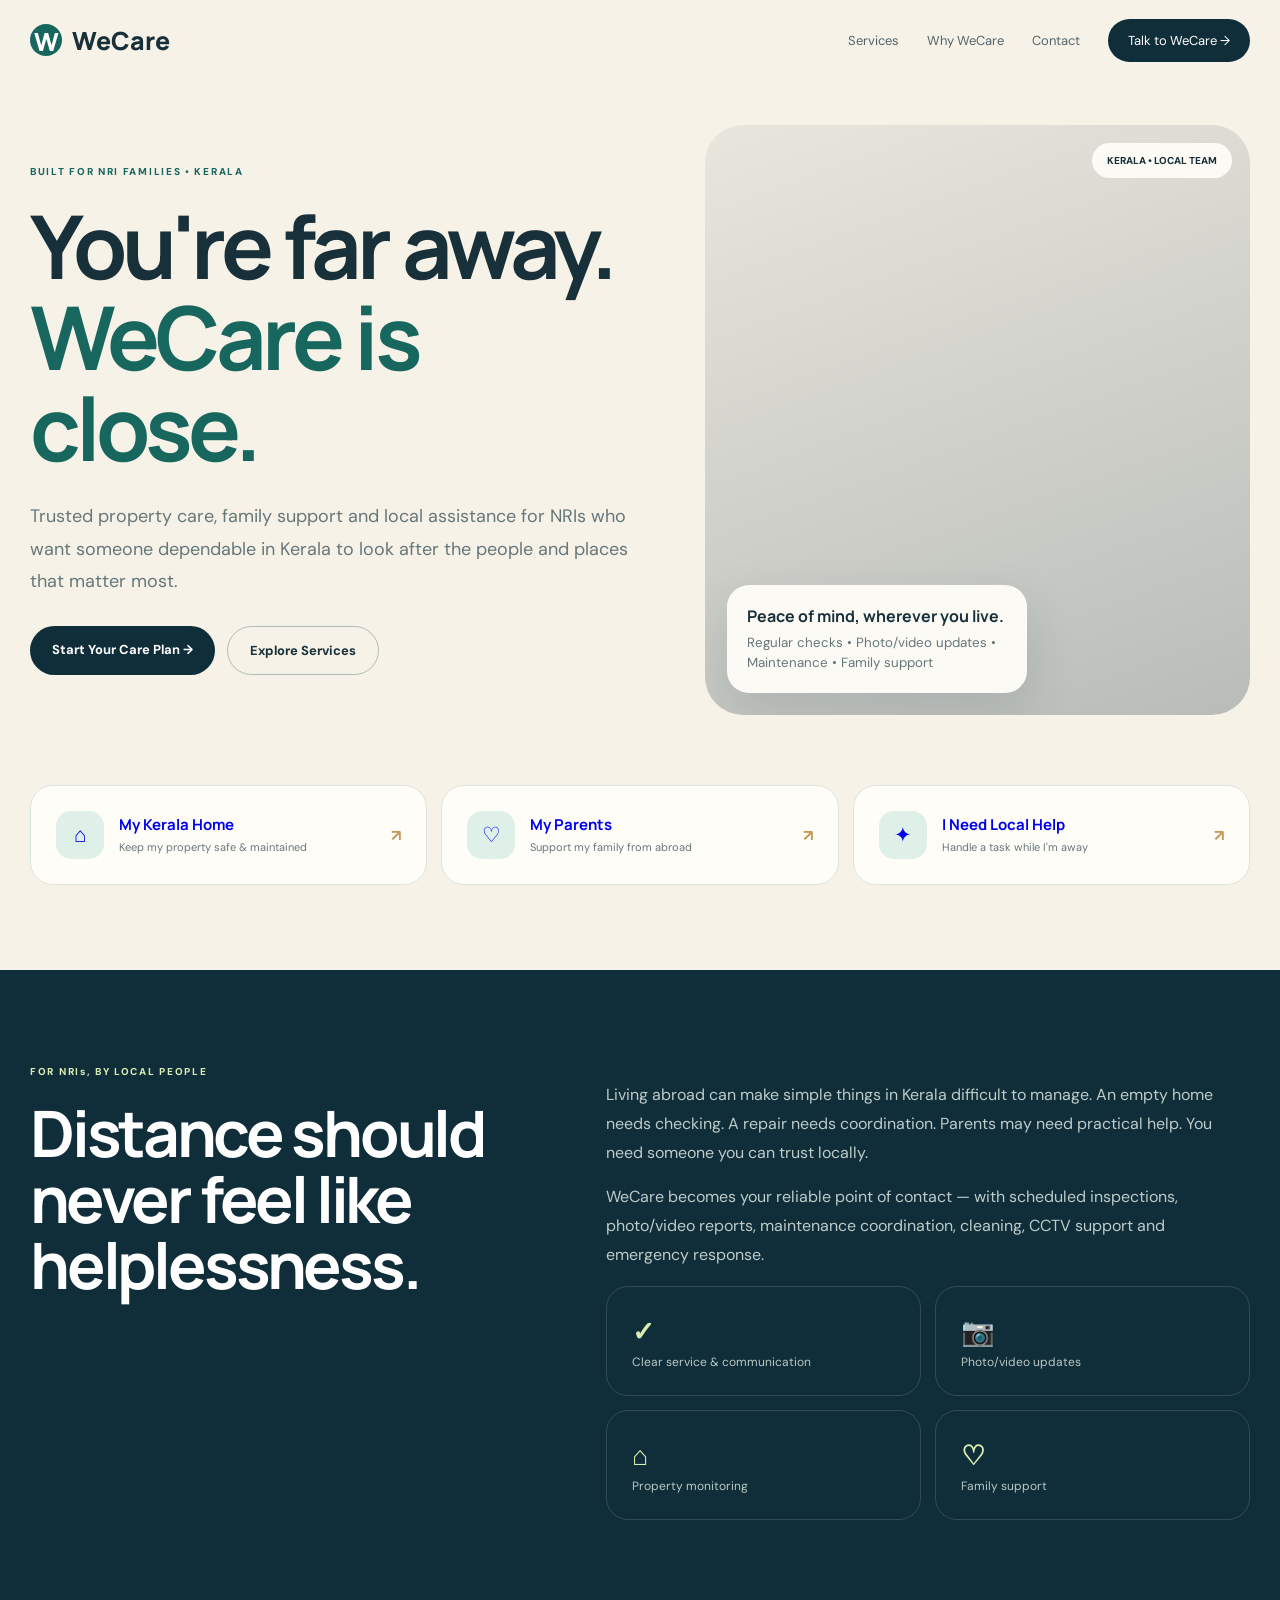
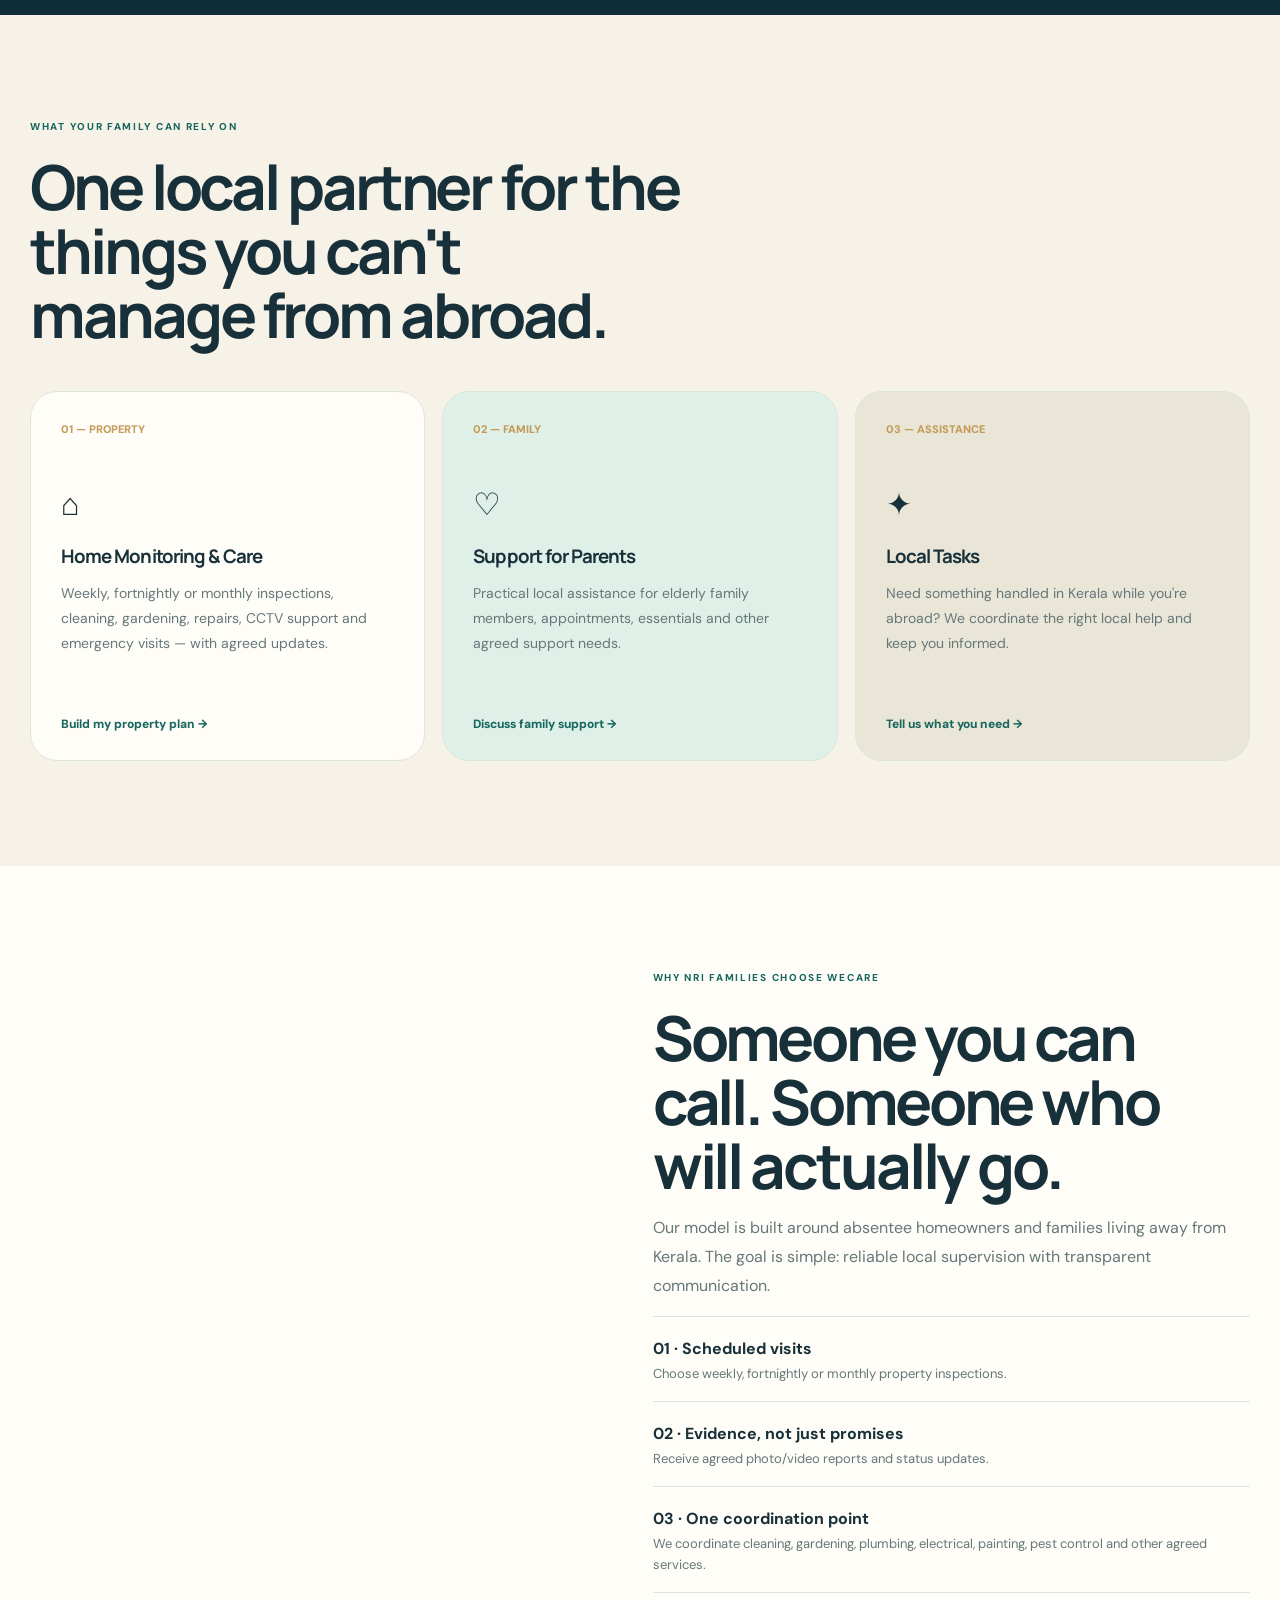
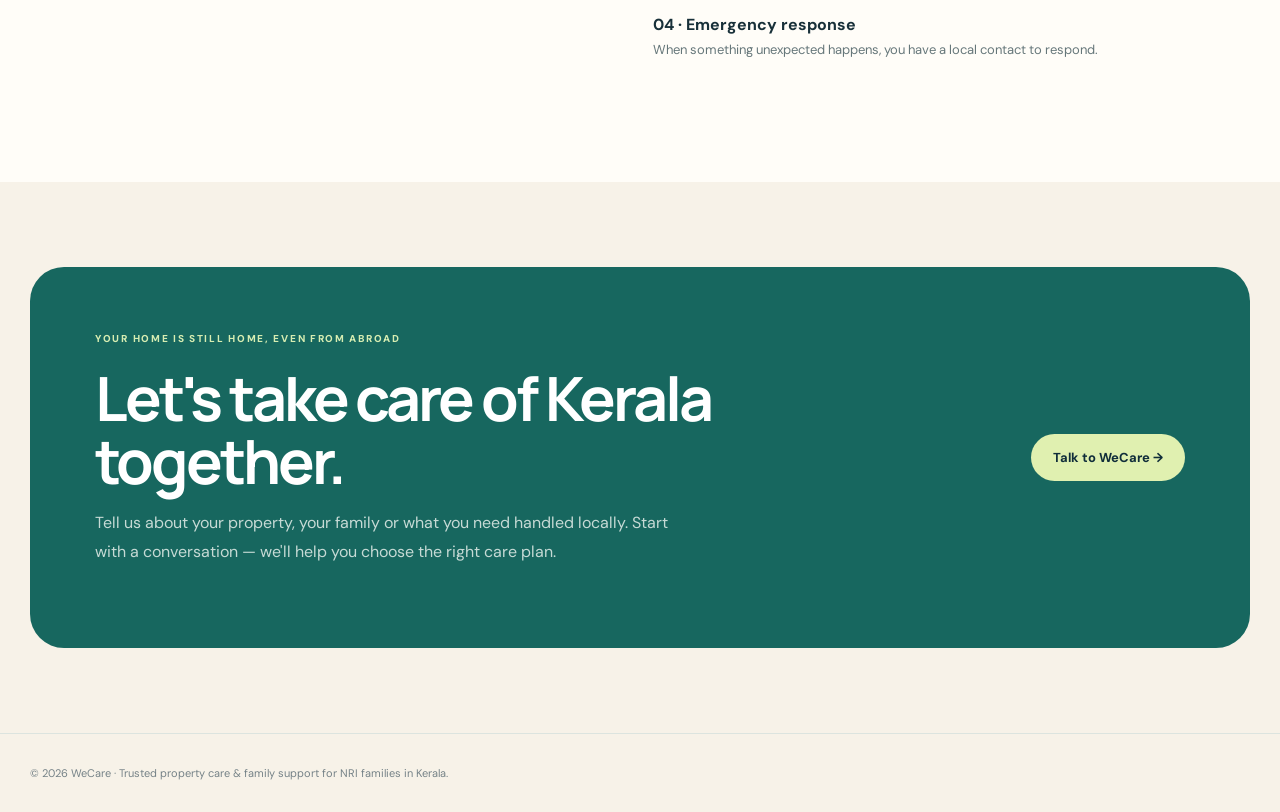
<file: preview-nri.html>
<!doctype html><html lang="en"><head><meta charset="utf-8"><meta name="viewport" content="width=device-width,initial-scale=1"><title>WeCare — NRI Family Care</title><link rel="preconnect" href="https://fonts.googleapis.com"><link rel="preconnect" href="https://fonts.gstatic.com" crossorigin><link href="https://fonts.googleapis.com/css2?family=DM+Sans:wght@400;500;600;700&family=Manrope:wght@600;700;800&display=swap" rel="stylesheet"><style>:root{--navy:#102d3a;--teal:#17675f;--mint:#dff0e8;--sand:#f7f2e8;--gold:#c59a57;--ink:#183039;--muted:#66777a;--white:#fffdf8;--line:#dce4df}*{box-sizing:border-box}html{scroll-behavior:smooth}body{margin:0;background:var(--sand);color:var(--ink);font-family:'DM Sans',sans-serif}h1,h2,h3{font-family:Manrope;line-height:1.03;letter-spacing:-.05em;margin:0}p{color:var(--muted);line-height:1.8}.wrap{width:min(1220px,calc(100% - 42px));margin:auto}.nav{height:80px;display:flex;align-items:center;justify-content:space-between}.logo{font:800 25px Manrope;display:flex;align-items:center;gap:10px}.logo i{font-style:normal;background:var(--teal);color:white;width:32px;height:32px;border-radius:50%;display:grid;place-items:center}.links{display:flex;gap:28px;align-items:center;font-size:13px}.links a{color:#52646a;text-decoration:none}.talk{background:var(--navy);color:#fff!important;padding:13px 20px;border-radius:30px}.hero{padding:45px 0 70px}.hero-grid{display:grid;grid-template-columns:1fr .9fr;gap:70px;align-items:center}.eyebrow{font-size:10px;letter-spacing:.17em;font-weight:800;color:var(--teal);margin-bottom:22px}.hero h1{font-size:clamp(54px,7vw,88px)}.hero h1 span{color:var(--teal)}.hero p{font-size:18px;max-width:650px;margin:28px 0}.buttons{display:flex;gap:12px;flex-wrap:wrap}.btn{padding:15px 22px;border-radius:30px;text-decoration:none;font-weight:700;font-size:13px}.primary{background:var(--navy);color:#fff}.secondary{border:1px solid #aebbb8;color:var(--ink)}.visual{height:590px;border-radius:38px;background:url('https://images.unsplash.com/photo-1600585154340-be6161a56a0c?auto=format&fit=crop&w=1400&q=90') center/cover;position:relative;overflow:hidden}.visual:after{content:'';position:absolute;inset:0;background:linear-gradient(160deg,#102d3a10,#102d3a45)}.badge{position:absolute;right:18px;top:18px;z-index:2;background:#fffdf8ee;padding:11px 15px;border-radius:25px;font-size:10px;font-weight:800}.message{position:absolute;z-index:2;left:22px;bottom:22px;background:#fffdf8f2;border-radius:22px;padding:20px;max-width:300px;box-shadow:0 20px 50px #102d3a20}.message strong{font:700 16px Manrope}.message small{display:block;color:var(--muted);margin-top:6px;line-height:1.5}.quick{padding:0 0 85px}.quick-grid{display:grid;grid-template-columns:repeat(3,1fr);gap:14px}.q{background:var(--white);border:1px solid var(--line);border-radius:23px;padding:25px;text-decoration:none;display:flex;align-items:center;gap:15px;transition:.25s}.q:hover{transform:translateY(-5px);box-shadow:0 18px 40px #102d3a12}.qicon{width:48px;height:48px;border-radius:15px;background:var(--mint);display:grid;place-items:center;font-size:21px}.q strong{display:block;font:700 15px Manrope}.q small{color:var(--muted);font-size:11px}.q b{margin-left:auto;color:var(--gold)}.dark{background:var(--navy);color:white;padding:95px 0}.dark-grid{display:grid;grid-template-columns:.85fr 1.15fr;gap:100px}.dark h2{font-size:clamp(42px,5vw,65px)}.dark p{color:#bdccc9}.stats{display:grid;grid-template-columns:repeat(2,1fr);gap:14px}.stat{border:1px solid #ffffff25;border-radius:22px;padding:25px}.stat b{font:700 27px Manrope;color:#d7edb2}.stat span{display:block;color:#b8c9c4;font-size:12px;margin-top:5px}.services{padding:105px 0}.services h2{font-size:clamp(42px,5vw,62px);max-width:650px}.service-grid{display:grid;grid-template-columns:repeat(3,1fr);gap:17px;margin-top:45px}.service{border:1px solid var(--line);background:var(--white);border-radius:27px;padding:30px;min-height:370px;position:relative}.service:nth-child(2){background:var(--mint)}.service:nth-child(3){background:#e9e5d7}.num{color:var(--gold);font-weight:800;font-size:11px}.icon{font-size:31px;margin:48px 0 22px}.service p{font-size:14px}.service a{position:absolute;bottom:28px;color:var(--teal);font-size:12px;font-weight:800;text-decoration:none}.story{background:var(--white);padding:105px 0}.story-grid{display:grid;grid-template-columns:.9fr 1fr;gap:85px;align-items:center}.story-img{height:590px;border-radius:35px;background:url('https://images.unsplash.com/photo-1600607687920-4e2a09cf159d?auto=format&fit=crop&w=1200&q=90') center/cover}.story h2{font-size:clamp(42px,5vw,62px)}.point{border-top:1px solid var(--line);padding:18px 0}.point strong{display:block;margin:3px 0}.point span{font-size:13px;color:var(--muted)}.cta{padding:85px 0}.cta-box{background:var(--teal);color:white;border-radius:34px;padding:65px;display:flex;align-items:center;justify-content:space-between;gap:40px}.cta-box h2{font-size:clamp(40px,5vw,61px);max-width:700px}.cta-box p{color:#c6dad5;max-width:600px}.gold{background:#e0f0b0;color:var(--navy);white-space:nowrap}.foot{padding:32px 0;border-top:1px solid var(--line);font-size:11px;color:#758287}@media(max-width:900px){.hero-grid,.dark-grid,.story-grid{grid-template-columns:1fr}.visual{height:470px}.quick-grid,.service-grid{grid-template-columns:1fr}.links a:not(.talk){display:none}.cta-box{display:block;padding:45px 30px}.gold{display:inline-block;margin-top:15px}.wrap{width:calc(100% - 30px)}}@media(max-width:600px){.hero h1{font-size:51px}.visual{height:390px;border-radius:25px}.dark,.services,.story{padding:75px 0}.story-img{height:380px;border-radius:25px}}
</style></head><body><header><div class="wrap nav"><div class="logo"><i>W</i>WeCare</div><nav class="links"><a href="#services">Services</a><a href="#why">Why WeCare</a><a href="#contact">Contact</a><a class="talk" href="#contact">Talk to WeCare →</a></nav></div></header><main><section class="hero"><div class="wrap hero-grid"><div><div class="eyebrow">BUILT FOR NRI FAMILIES • KERALA</div><h1>You're far away.<br><span>WeCare is close.</span></h1><p>Trusted property care, family support and local assistance for NRIs who want someone dependable in Kerala to look after the people and places that matter most.</p><div class="buttons"><a class="btn primary" href="#contact">Start Your Care Plan →</a><a class="btn secondary" href="#services">Explore Services</a></div></div><div class="visual"><div class="badge">KERALA • LOCAL TEAM</div><div class="message"><strong>Peace of mind, wherever you live.</strong><small>Regular checks • Photo/video updates • Maintenance • Family support</small></div></div></div></section><section class="quick"><div class="wrap quick-grid"><a class="q" href="#services"><span class="qicon">⌂</span><span><strong>My Kerala Home</strong><small>Keep my property safe & maintained</small></span><b>↗</b></a><a class="q" href="#services"><span class="qicon">♡</span><span><strong>My Parents</strong><small>Support my family from abroad</small></span><b>↗</b></a><a class="q" href="#contact"><span class="qicon">✦</span><span><strong>I Need Local Help</strong><small>Handle a task while I'm away</small></span><b>↗</b></a></div></section><section class="dark"><div class="wrap dark-grid"><div><div class="eyebrow" style="color:#d7edb2">FOR NRIs, BY LOCAL PEOPLE</div><h2>Distance should never feel like helplessness.</h2></div><div><p>Living abroad can make simple things in Kerala difficult to manage. An empty home needs checking. A repair needs coordination. Parents may need practical help. You need someone you can trust locally.</p><p>WeCare becomes your reliable point of contact — with scheduled inspections, photo/video reports, maintenance coordination, cleaning, CCTV support and emergency response.</p><div class="stats"><div class="stat"><b>✓</b><span>Clear service & communication</span></div><div class="stat"><b>📷</b><span>Photo/video updates</span></div><div class="stat"><b>⌂</b><span>Property monitoring</span></div><div class="stat"><b>♡</b><span>Family support</span></div></div></div></div></section><section id="services" class="services"><div class="wrap"><div class="eyebrow">WHAT YOUR FAMILY CAN RELY ON</div><h2>One local partner for the things you can't manage from abroad.</h2><div class="service-grid"><article class="service"><div class="num">01 — PROPERTY</div><div class="icon">⌂</div><h3>Home Monitoring & Care</h3><p>Weekly, fortnightly or monthly inspections, cleaning, gardening, repairs, CCTV support and emergency visits — with agreed updates.</p><a href="#contact">Build my property plan →</a></article><article class="service"><div class="num">02 — FAMILY</div><div class="icon">♡</div><h3>Support for Parents</h3><p>Practical local assistance for elderly family members, appointments, essentials and other agreed support needs.</p><a href="#contact">Discuss family support →</a></article><article class="service"><div class="num">03 — ASSISTANCE</div><div class="icon">✦</div><h3>Local Tasks</h3><p>Need something handled in Kerala while you're abroad? We coordinate the right local help and keep you informed.</p><a href="#contact">Tell us what you need →</a></article></div></div></section><section id="why" class="story"><div class="wrap story-grid"><div class="story-img"></div><div><div class="eyebrow">WHY NRI FAMILIES CHOOSE WECARE</div><h2>Someone you can call. Someone who will actually go.</h2><p>Our model is built around absentee homeowners and families living away from Kerala. The goal is simple: reliable local supervision with transparent communication.</p><div class="point"><strong>01 · Scheduled visits</strong><span>Choose weekly, fortnightly or monthly property inspections.</span></div><div class="point"><strong>02 · Evidence, not just promises</strong><span>Receive agreed photo/video reports and status updates.</span></div><div class="point"><strong>03 · One coordination point</strong><span>We coordinate cleaning, gardening, plumbing, electrical, painting, pest control and other agreed services.</span></div><div class="point"><strong>04 · Emergency response</strong><span>When something unexpected happens, you have a local contact to respond.</span></div></div></div></section><section id="contact" class="cta"><div class="wrap"><div class="cta-box"><div><div class="eyebrow" style="color:#d7edb2">YOUR HOME IS STILL HOME, EVEN FROM ABROAD</div><h2>Let's take care of Kerala together.</h2><p>Tell us about your property, your family or what you need handled locally. Start with a conversation — we'll help you choose the right care plan.</p></div><a class="btn gold" href="mailto:hello@wecarekerala.in">Talk to WeCare →</a></div></div></section></main><footer class="foot"><div class="wrap">© 2026 WeCare · Trusted property care & family support for NRI families in Kerala.</div></footer></body></html>
</file>
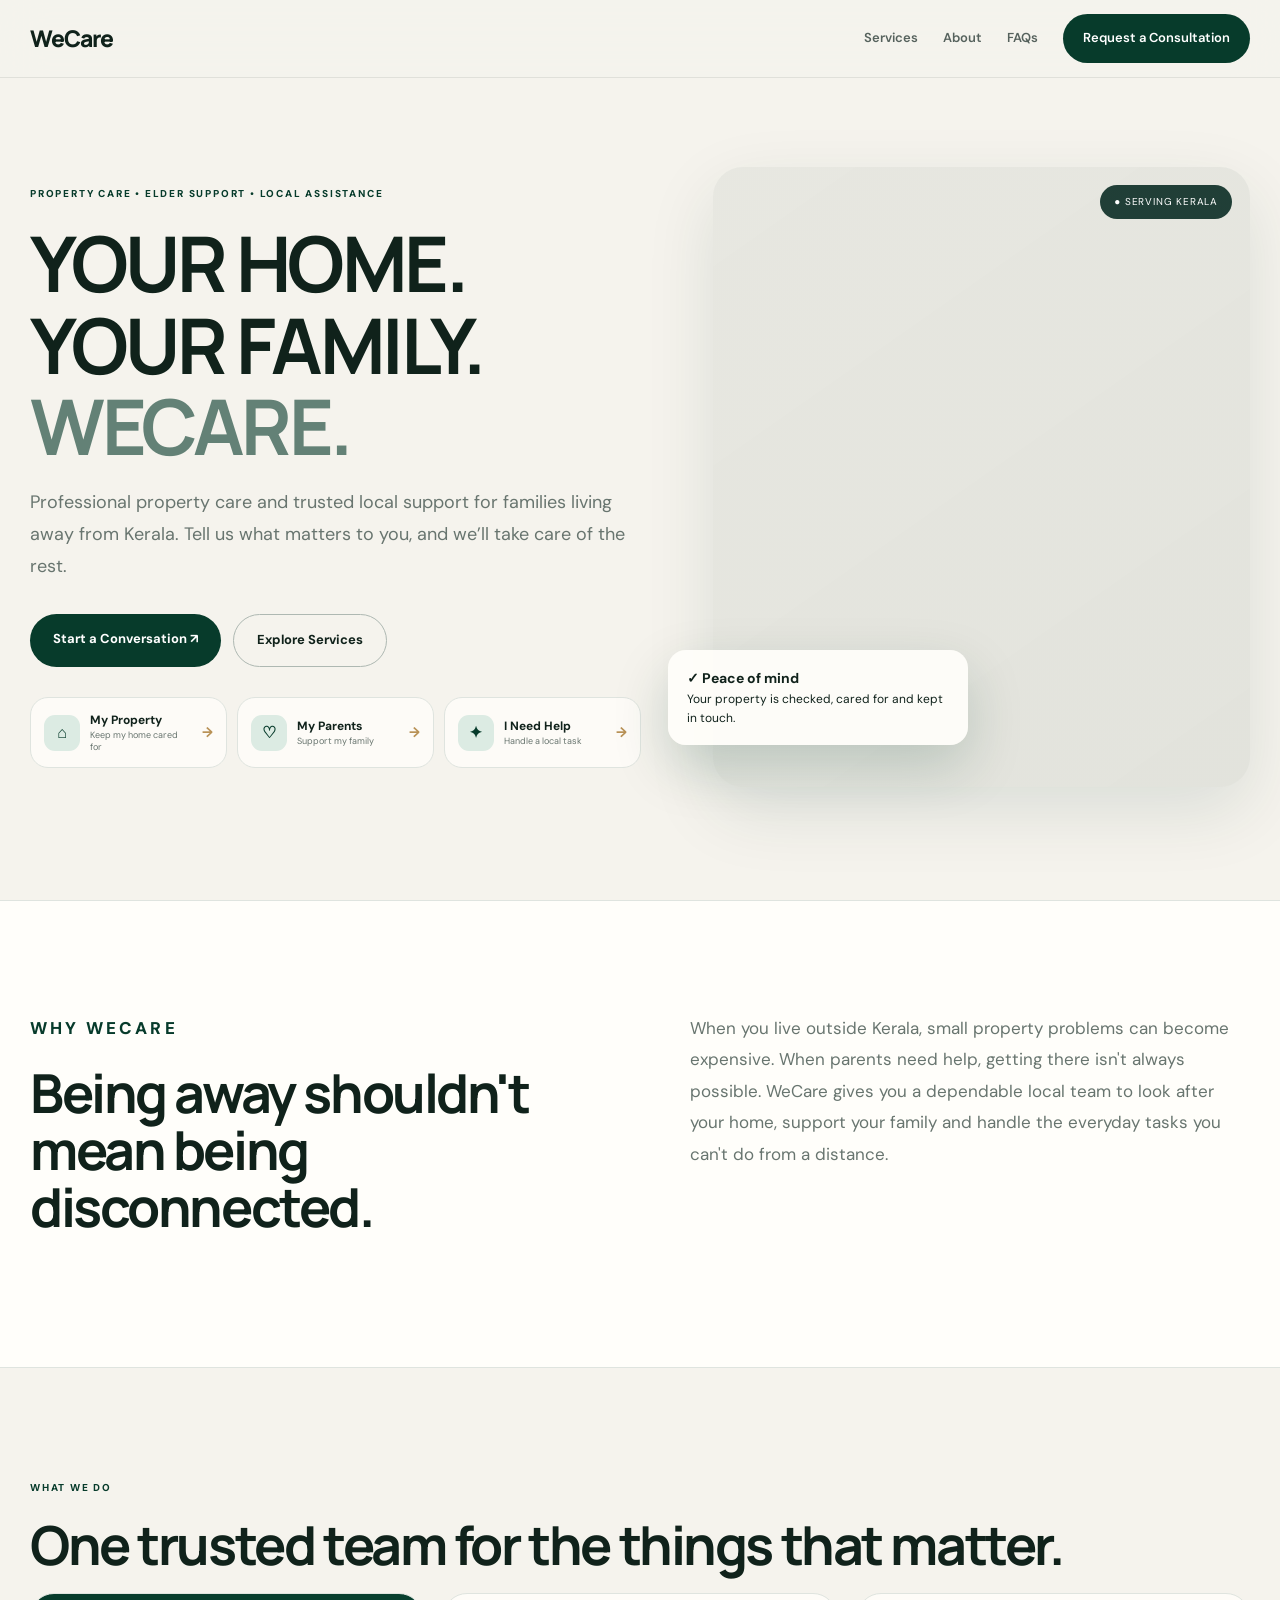
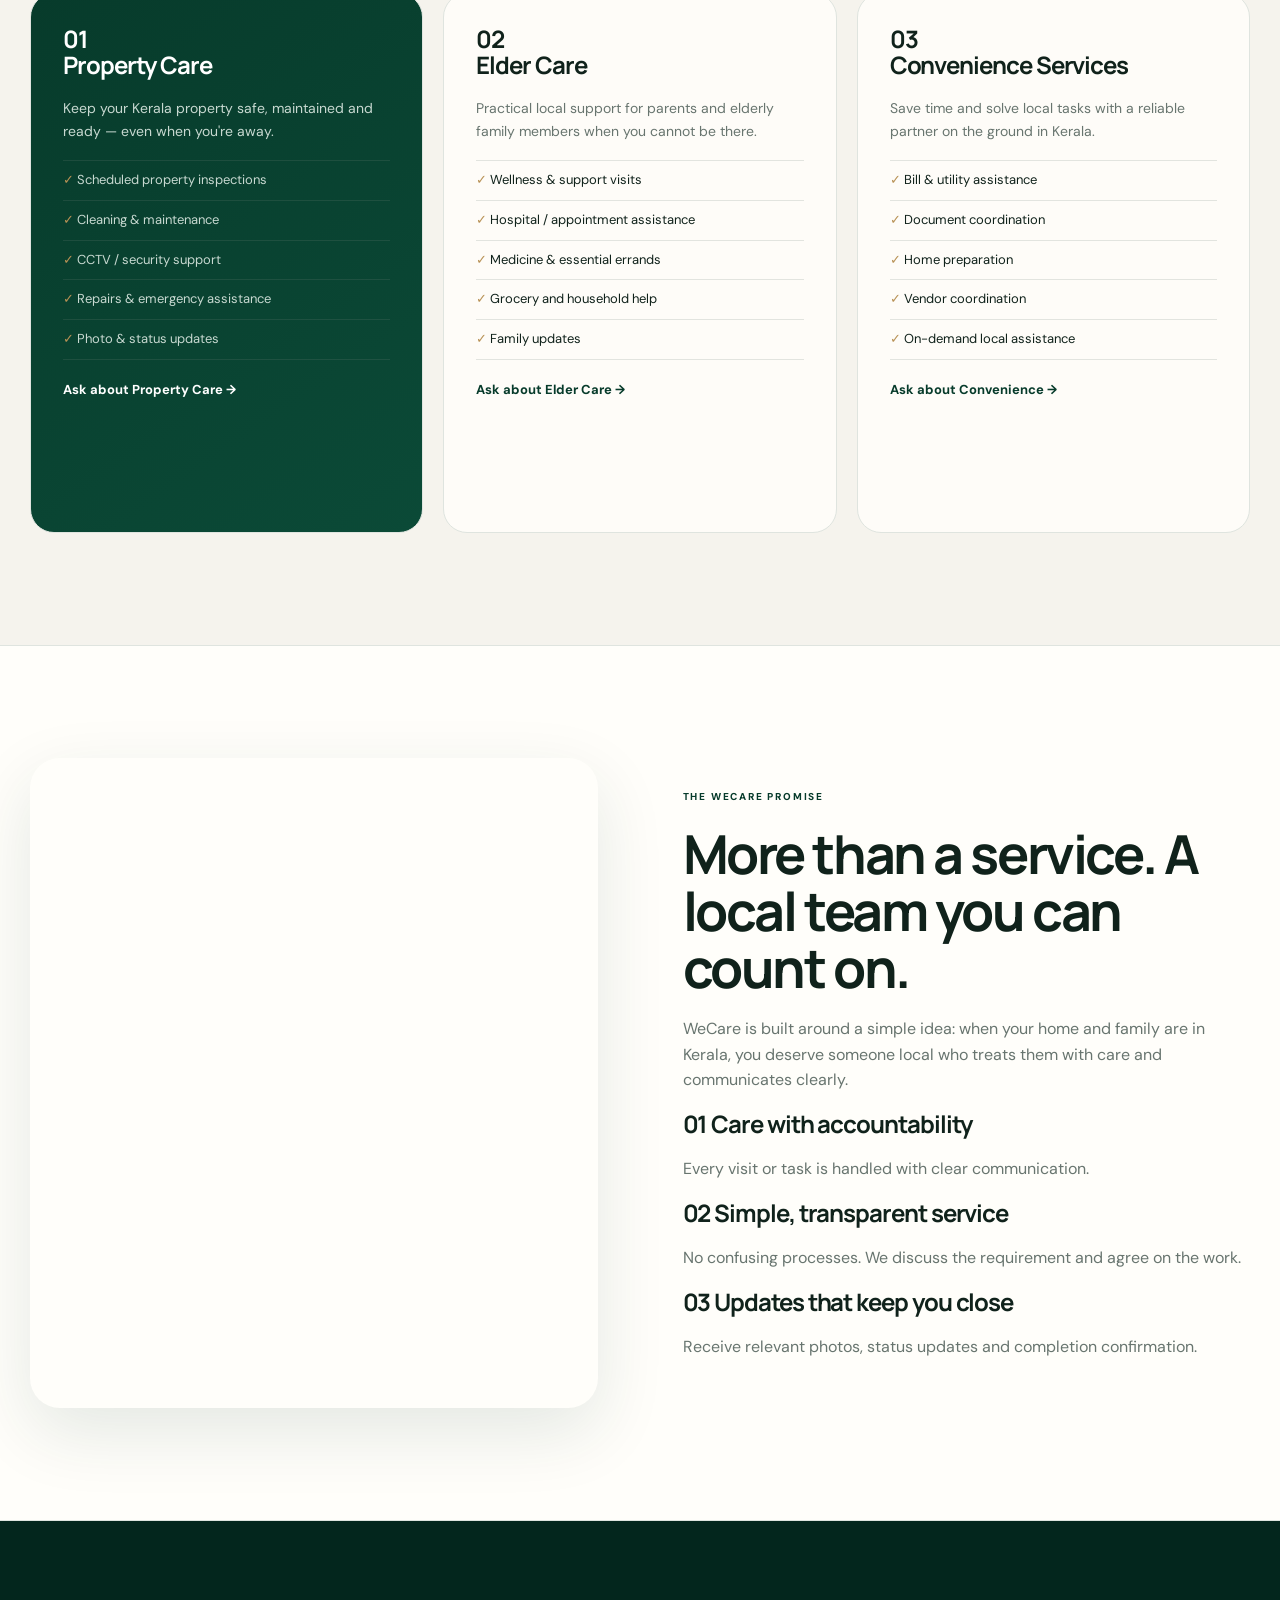
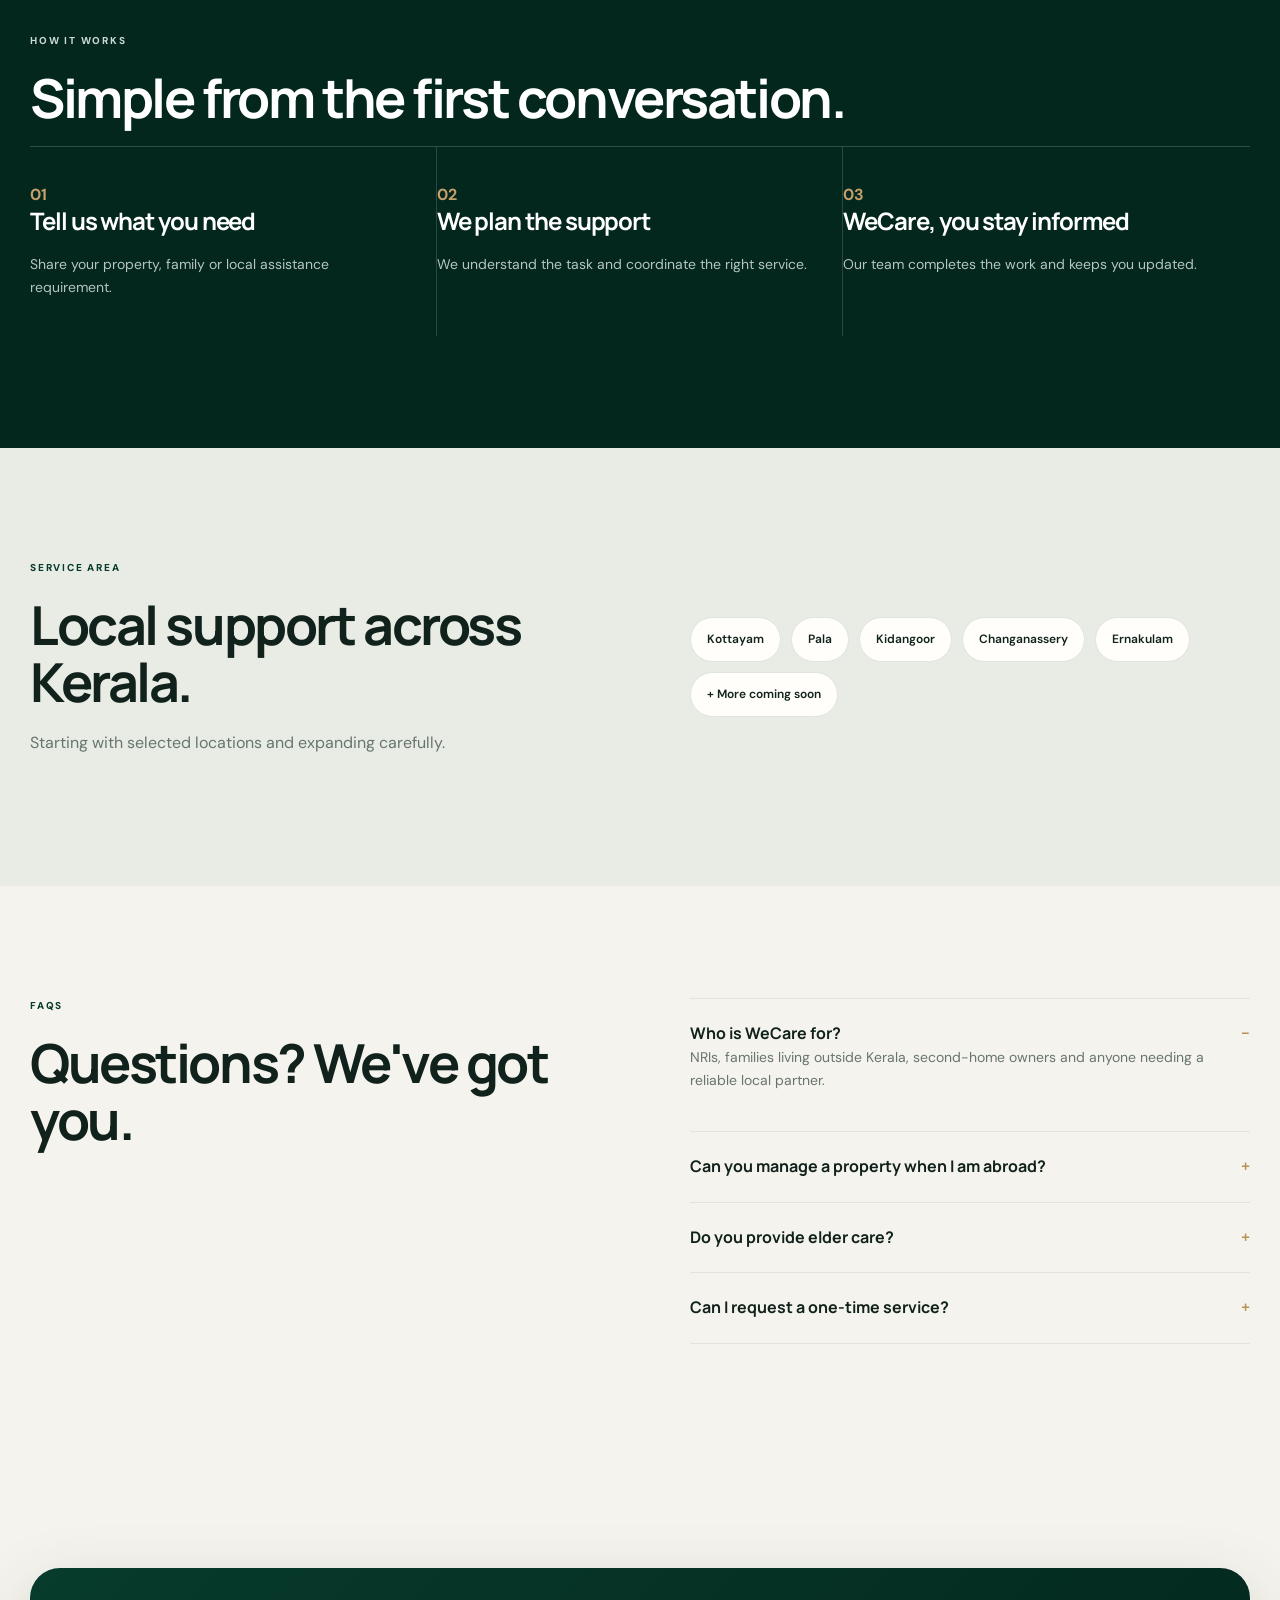
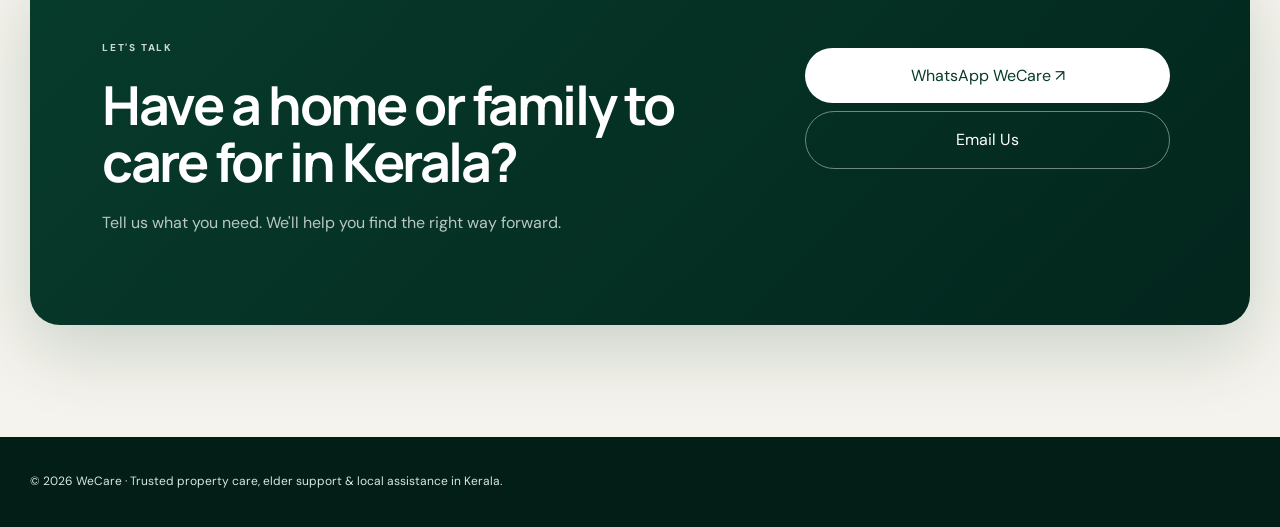
<file: preview.html>
<!doctype html><html lang="en"><head><meta charset="utf-8"><meta name="viewport" content="width=device-width,initial-scale=1"><title>WeCare — Preview</title><link rel="preconnect" href="https://fonts.googleapis.com"><link rel="preconnect" href="https://fonts.gstatic.com" crossorigin><link href="https://fonts.googleapis.com/css2?family=DM+Sans:wght@400;500;600;700&family=Manrope:wght@500;600;700;800&display=swap" rel="stylesheet"><style>:root{--g:#073b2b;--deep:#03261d;--mint:#dcebe3;--cream:#f5f3ed;--paper:#fffefa;--ink:#10221b;--muted:#68756f;--line:#dfe4df;--gold:#b89155;--shadow:0 24px 70px rgba(7,59,43,.11)}*{box-sizing:border-box}html{scroll-behavior:smooth}body{margin:0;background:var(--cream);color:var(--ink);font-family:'DM Sans',sans-serif;line-height:1.6}h1,h2,h3{font-family:Manrope,sans-serif;line-height:1.06;margin:0 0 20px;letter-spacing:-.045em}h1{font-size:clamp(48px,6vw,82px);max-width:820px}h2{font-size:clamp(36px,4.2vw,58px)}h3{font-size:24px}p{margin:0 0 18px;color:var(--muted)}a{color:inherit;text-decoration:none}.wrap{width:min(1220px,calc(100% - 48px));margin:auto}.header{height:78px;position:sticky;top:0;z-index:5;border-bottom:1px solid rgba(15,40,30,.09);display:flex;align-items:center;background:rgba(245,243,237,.82);backdrop-filter:blur(20px)}.nav{display:flex;align-items:center;justify-content:space-between}.logo{font:800 23px Manrope;letter-spacing:-.04em}.navlinks{display:flex;gap:25px;align-items:center;font-size:13px;font-weight:600}.navlinks a{color:#56625d}.cta{background:var(--g);color:#fff!important;padding:14px 20px;border-radius:999px}.hero{min-height:calc(100vh - 78px);padding:64px 0 88px;display:grid;grid-template-columns:1fr .88fr;gap:72px;align-items:center}.eyebrow{font-size:10px;letter-spacing:.18em;font-weight:800;color:var(--g);margin-bottom:20px}.hero h1 em{font-style:normal;color:#638176}.hero p:not(.eyebrow){font-size:18px;max-width:690px;line-height:1.78}.buttons{display:flex;gap:12px;flex-wrap:wrap;margin:32px 0 30px}.btn{display:inline-flex;padding:15px 23px;border-radius:999px;font-weight:700;font-size:13px}.primary{background:var(--g);color:#fff}.secondary{border:1px solid #aeb8b2}.need-chooser{display:grid;grid-template-columns:repeat(3,1fr);gap:10px;margin-top:26px}.need-chooser a{display:grid;grid-template-columns:auto 1fr auto;align-items:center;gap:10px;background:rgba(255,254,250,.78);border:1px solid var(--line);border-radius:18px;padding:13px;transition:.25s}.need-chooser a:hover{transform:translateY(-4px);box-shadow:var(--shadow);border-color:#b9c8c0}.need-icon{width:36px;height:36px;border-radius:11px;background:var(--mint);display:grid;place-items:center;color:var(--g);font-weight:800}.need-chooser strong,.need-chooser small{display:block}.need-chooser strong{font-size:12px}.need-chooser small{font-size:9px;color:var(--muted);line-height:1.3}.need-chooser b{font-size:14px;color:var(--gold)}.photo{height:620px;border-radius:30px;background:linear-gradient(145deg,rgba(4,38,29,.06),rgba(4,38,29,.08)),url('https://images.unsplash.com/photo-1600585154340-be6161a56a0c?auto=format&fit=crop&w=1400&q=90') center/cover;position:relative;box-shadow:var(--shadow)}.card{position:absolute;left:-45px;bottom:42px;background:rgba(255,254,250,.94);padding:17px 19px;border-radius:18px;box-shadow:0 22px 55px rgba(7,59,43,.18);max-width:300px;font-size:12px}.card b{font-size:14px}.location{position:absolute;right:18px;top:18px;background:#03261ddd;color:#fff;padding:9px 14px;border-radius:999px;font-size:10px;letter-spacing:.08em}section{padding:112px 0}.light{background:var(--paper);border-block:1px solid var(--line)}.grid2{display:grid;grid-template-columns:1fr 1fr;gap:100px}.intro p{font-size:17px;line-height:1.85}.services{display:grid;grid-template-columns:repeat(3,1fr);gap:20px}.service{background:rgba(255,254,250,.88);border:1px solid var(--line);border-radius:24px;padding:32px;min-height:540px}.service:first-child{background:linear-gradient(145deg,#073b2b,#0b4a37);color:#fff}.service p{font-size:14px}.service:first-child p,.service:first-child li{color:#c8d9d1}.service ul{list-style:none;padding:0;border-top:1px solid #73817a33}.service li{padding:9px 0;border-bottom:1px solid #73817a33;font-size:13px}.service li:before{content:'✓ ';color:var(--gold)}.service a{color:var(--g);font-weight:700;font-size:13px}.service:first-child a{color:#fff}.promise{display:grid;grid-template-columns:1fr 1fr;gap:85px;align-items:center}.promiseimg{height:650px;border-radius:30px;background:url('https://images.unsplash.com/photo-1600607687939-ce8a6c25118c?auto=format&fit=crop&w=1200&q=90') center/cover;box-shadow:var(--shadow)}.steps{background:var(--deep);color:#fff}.steps .eyebrow{color:#cbd9d3}.stepgrid{display:grid;grid-template-columns:repeat(3,1fr);border-top:1px solid #ffffff2e}.step{padding:35px 28px 20px 0;border-right:1px solid #ffffff29}.step:last-child{border:0}.step b{color:#c6a06a}.step p{color:#b6c5bf;font-size:14px}.areas{background:#e9ebe5}.pills{display:flex;flex-wrap:wrap;gap:10px;align-content:center}.pills span{padding:12px 16px;background:#fffefa;border:1px solid var(--line);border-radius:999px;font-size:12px;font-weight:600}.faq details{border-top:1px solid var(--line);padding:22px 0}.faq details:last-child{border-bottom:1px solid var(--line)}summary{cursor:pointer;font-family:Manrope;font-weight:700;display:flex;justify-content:space-between}summary:after{content:'+';color:var(--gold)}details[open] summary:after{content:'−'}details p{font-size:14px}.contactbox{background:linear-gradient(135deg,#073b2b,#03261d);border-radius:30px;color:#fff;padding:72px;display:grid;grid-template-columns:1.25fr .75fr;gap:60px;box-shadow:0 25px 70px rgba(7,59,43,.18)}.contactbox .eyebrow{color:#cbd9d3}.contactbox p{color:#b8c8c1}.contactbox a{display:block;text-align:center;padding:15px;margin:8px;border-radius:999px}.white{background:#fff;color:var(--g)}.outline{border:1px solid #6f887d;color:#fff}.foot{padding:35px 0;background:#021e17;color:#dce5e0;font-size:12px}@media(max-width:900px){.hero,.grid2,.promise,.contactbox{grid-template-columns:1fr}.navlinks a:not(.cta){display:none}.photo{height:470px}.card{left:15px}.services,.stepgrid{grid-template-columns:1fr}.need-chooser{grid-template-columns:1fr}.wrap{width:calc(100% - 30px)}section{padding:75px 0}.contactbox{padding:45px 28px}}@media(max-width:600px){h1{font-size:46px}.hero{padding-top:45px}.photo{height:400px;border-radius:22px}.need-chooser a{padding:11px}.promiseimg{height:380px;border-radius:22px}}
</style></head><body><header class="header"><div class="wrap nav"><div class="logo">WeCare</div><nav class="navlinks"><a href="#services">Services</a><a href="#about">About</a><a href="#faq">FAQs</a><a class="cta" href="#contact">Request a Consultation</a></nav></div></header><main><div class="wrap hero"><div><p class="eyebrow">PROPERTY CARE • ELDER SUPPORT • LOCAL ASSISTANCE</p><h1>YOUR HOME.<br>YOUR FAMILY.<br><em>WECARE.</em></h1><p>Professional property care and trusted local support for families living away from Kerala. Tell us what matters to you, and we’ll take care of the rest.</p><div class="buttons"><a class="btn primary" href="#contact">Start a Conversation ↗</a><a class="btn secondary" href="#services">Explore Services</a></div><div class="need-chooser"><a href="#services"><span class="need-icon">⌂</span><span><strong>My Property</strong><small>Keep my home cared for</small></span><b>→</b></a><a href="#services"><span class="need-icon">♡</span><span><strong>My Parents</strong><small>Support my family</small></span><b>→</b></a><a href="#contact"><span class="need-icon">✦</span><span><strong>I Need Help</strong><small>Handle a local task</small></span><b>→</b></a></div></div><div class="photo"><div class="location">● SERVING KERALA</div><div class="card"><b>✓ Peace of mind</b><br><span>Your property is checked, cared for and kept in touch.</span></div></div></div><section class="light"><div class="wrap grid2 intro"><div><p class="eyebrow">WHY WECARE</p><h2>Being away shouldn't mean being disconnected.</h2></div><div><p>When you live outside Kerala, small property problems can become expensive. When parents need help, getting there isn't always possible. WeCare gives you a dependable local team to look after your home, support your family and handle the everyday tasks you can't do from a distance.</p></div></div></section><section id="services"><div class="wrap"><p class="eyebrow">WHAT WE DO</p><h2>One trusted team for the things that matter.</h2><div class="services"><article class="service"><h3>01<br>Property Care</h3><p>Keep your Kerala property safe, maintained and ready — even when you're away.</p><ul><li>Scheduled property inspections</li><li>Cleaning & maintenance</li><li>CCTV / security support</li><li>Repairs & emergency assistance</li><li>Photo & status updates</li></ul><a href="#contact">Ask about Property Care →</a></article><article class="service"><h3>02<br>Elder Care</h3><p>Practical local support for parents and elderly family members when you cannot be there.</p><ul><li>Wellness & support visits</li><li>Hospital / appointment assistance</li><li>Medicine & essential errands</li><li>Grocery and household help</li><li>Family updates</li></ul><a href="#contact">Ask about Elder Care →</a></article><article class="service"><h3>03<br>Convenience Services</h3><p>Save time and solve local tasks with a reliable partner on the ground in Kerala.</p><ul><li>Bill & utility assistance</li><li>Document coordination</li><li>Home preparation</li><li>Vendor coordination</li><li>On-demand local assistance</li></ul><a href="#contact">Ask about Convenience →</a></article></div></div></section><section id="about" class="light"><div class="wrap promise"><div class="promiseimg"></div><div><p class="eyebrow">THE WECARE PROMISE</p><h2>More than a service. A local team you can count on.</h2><p>WeCare is built around a simple idea: when your home and family are in Kerala, you deserve someone local who treats them with care and communicates clearly.</p><h3>01 Care with accountability</h3><p>Every visit or task is handled with clear communication.</p><h3>02 Simple, transparent service</h3><p>No confusing processes. We discuss the requirement and agree on the work.</p><h3>03 Updates that keep you close</h3><p>Receive relevant photos, status updates and completion confirmation.</p></div></div></section><section class="steps"><div class="wrap"><p class="eyebrow">HOW IT WORKS</p><h2>Simple from the first conversation.</h2><div class="stepgrid"><div class="step"><b>01</b><h3>Tell us what you need</h3><p>Share your property, family or local assistance requirement.</p></div><div class="step"><b>02</b><h3>We plan the support</h3><p>We understand the task and coordinate the right service.</p></div><div class="step"><b>03</b><h3>WeCare, you stay informed</h3><p>Our team completes the work and keeps you updated.</p></div></div></div></section><section class="areas"><div class="wrap grid2"><div><p class="eyebrow">SERVICE AREA</p><h2>Local support across Kerala.</h2><p>Starting with selected locations and expanding carefully.</p></div><div class="pills"><span>Kottayam</span><span>Pala</span><span>Kidangoor</span><span>Changanassery</span><span>Ernakulam</span><span>+ More coming soon</span></div></div></section><section id="faq"><div class="wrap grid2"><div><p class="eyebrow">FAQS</p><h2>Questions? We've got you.</h2></div><div class="faq"><details open><summary>Who is WeCare for?</summary><p>NRIs, families living outside Kerala, second-home owners and anyone needing a reliable local partner.</p></details><details><summary>Can you manage a property when I am abroad?</summary><p>Yes. We can coordinate scheduled checks, cleaning, maintenance, repairs and other agreed tasks.</p></details><details><summary>Do you provide elder care?</summary><p>We provide practical support and assistance services. Exact scope is agreed for each family.</p></details><details><summary>Can I request a one-time service?</summary><p>Yes, depending on the requirement and service area.</p></details></div></div></section><section id="contact"><div class="wrap contactbox"><div><p class="eyebrow">LET'S TALK</p><h2>Have a home or family to care for in Kerala?</h2><p>Tell us what you need. We'll help you find the right way forward.</p></div><div><a class="white" href="#">WhatsApp WeCare ↗</a><a class="outline" href="mailto:hello@wecarekerala.in">Email Us</a></div></div></section></main><footer class="foot"><div class="wrap">© 2026 WeCare · Trusted property care, elder support & local assistance in Kerala.</div></footer></body></html>
</file>
